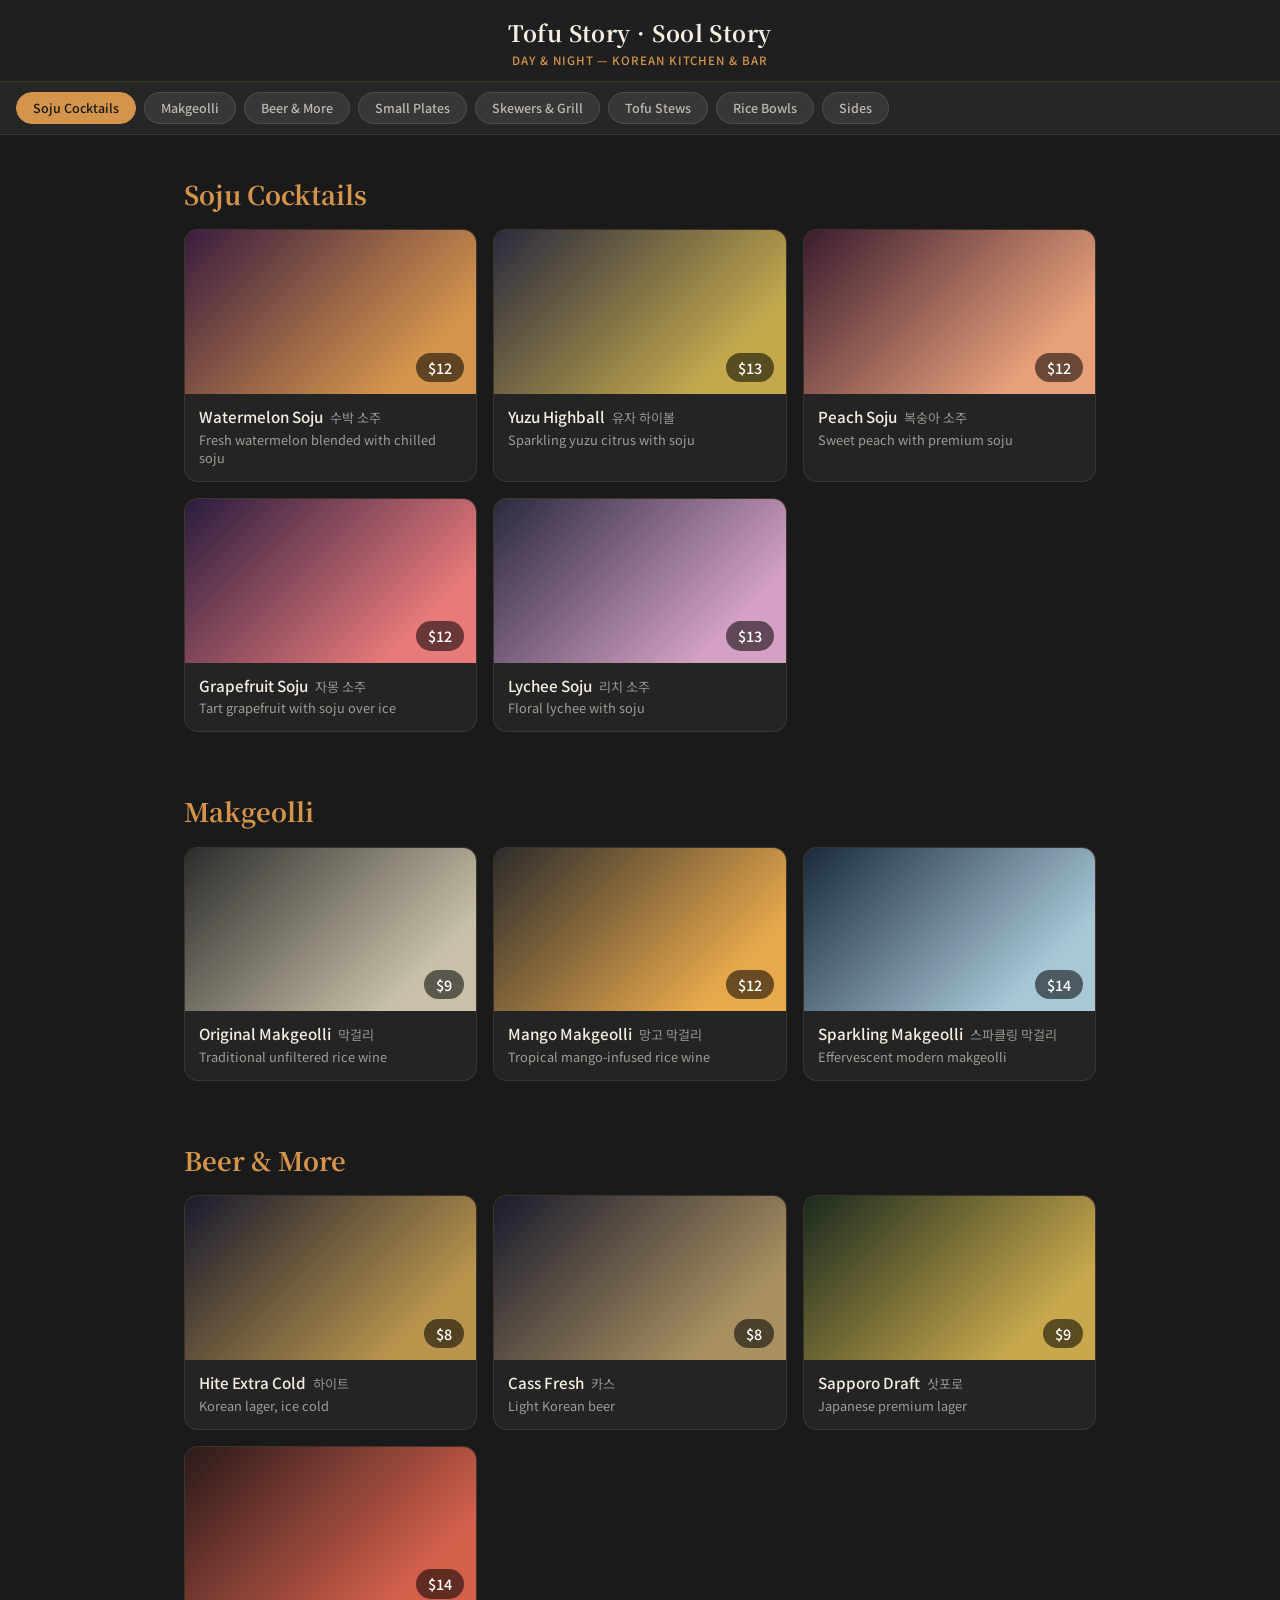
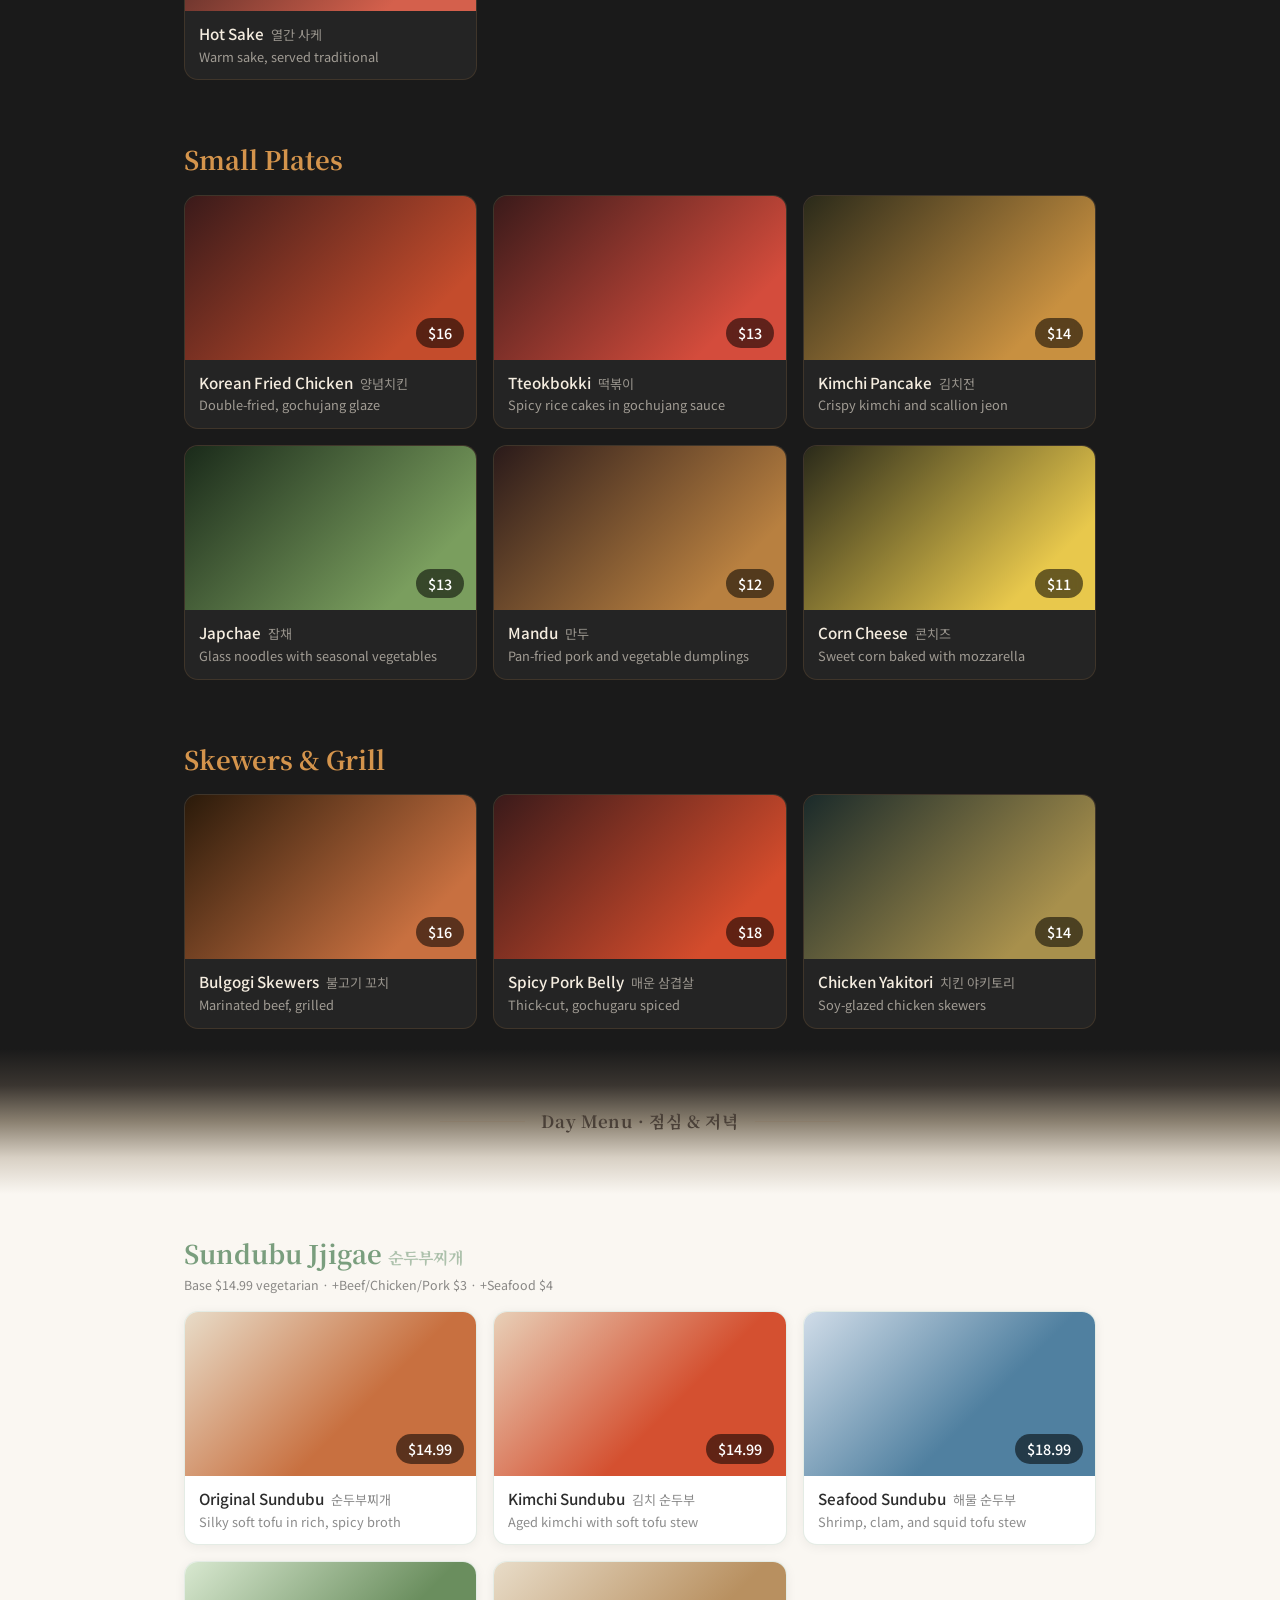
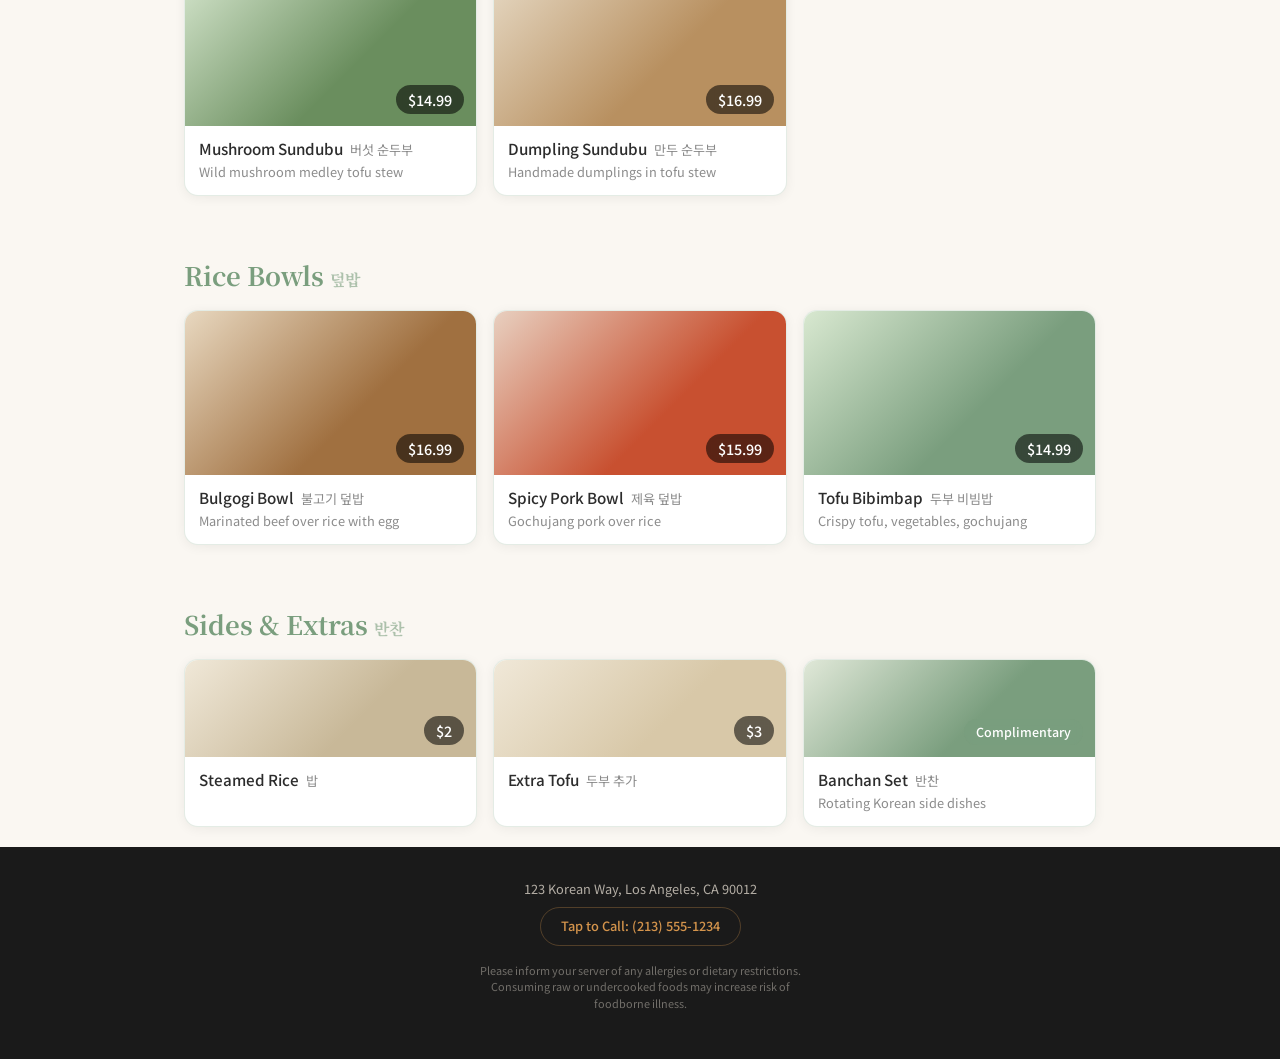
<file: site2-drinks-first/index.html>
<!DOCTYPE html>
<html lang="en">
<head>
  <meta charset="UTF-8">
  <meta name="viewport" content="width=device-width, initial-scale=1.0">
  <title>Tofu Story · Sool Story — Korean Kitchen & Bar</title>
  <link rel="preconnect" href="https://fonts.googleapis.com">
  <link rel="preconnect" href="https://fonts.gstatic.com" crossorigin>
  <link href="https://fonts.googleapis.com/css2?family=Noto+Sans+KR:wght@400;500&family=Noto+Serif+KR:wght@700&display=swap" rel="stylesheet">
  <link rel="stylesheet" href="styles.css">
</head>
<body>

  <!-- Sticky Header -->
  <header class="site-header">
    <h1 class="site-title">Tofu Story · Sool Story</h1>
    <p class="site-tagline">Day & Night — Korean Kitchen & Bar</p>
  </header>

  <!-- Sticky Category Nav -->
  <nav class="category-nav" id="categoryNav">
    <div class="nav-scroll">
      <button class="nav-pill active" data-target="soju-cocktails">Soju Cocktails</button>
      <button class="nav-pill" data-target="makgeolli">Makgeolli</button>
      <button class="nav-pill" data-target="beer-more">Beer & More</button>
      <button class="nav-pill" data-target="small-plates">Small Plates</button>
      <button class="nav-pill" data-target="skewers-grill">Skewers & Grill</button>
      <button class="nav-pill" data-target="tofu-stews">Tofu Stews</button>
      <button class="nav-pill" data-target="rice-bowls">Rice Bowls</button>
      <button class="nav-pill" data-target="sides">Sides</button>
    </div>
  </nav>

  <main>

    <!-- ============ DARK SECTION (Sool Story — Night) ============ -->
    <div class="theme-dark">

      <!-- Soju Cocktails -->
      <section class="menu-section" id="soju-cocktails">
        <h2 class="section-title">Soju Cocktails</h2>
        <div class="menu-grid">

          <article class="dish-card" data-expandable>
            <div class="dish-image" style="background: linear-gradient(135deg, #3a1c3f, #d4944c 80%);">
              <span class="dish-price">$12</span>
            </div>
            <div class="dish-info">
              <h3 class="dish-name">Watermelon Soju <span class="kr">수박 소주</span></h3>
              <p class="dish-desc">Fresh watermelon blended with chilled soju</p>
            </div>
          </article>

          <article class="dish-card" data-expandable>
            <div class="dish-image" style="background: linear-gradient(135deg, #2a2a3e, #c4a94c 80%);">
              <span class="dish-price">$13</span>
            </div>
            <div class="dish-info">
              <h3 class="dish-name">Yuzu Highball <span class="kr">유자 하이볼</span></h3>
              <p class="dish-desc">Sparkling yuzu citrus with soju</p>
            </div>
          </article>

          <article class="dish-card" data-expandable>
            <div class="dish-image" style="background: linear-gradient(135deg, #3a1c2f, #e8a07a 80%);">
              <span class="dish-price">$12</span>
            </div>
            <div class="dish-info">
              <h3 class="dish-name">Peach Soju <span class="kr">복숭아 소주</span></h3>
              <p class="dish-desc">Sweet peach with premium soju</p>
            </div>
          </article>

          <article class="dish-card" data-expandable>
            <div class="dish-image" style="background: linear-gradient(135deg, #2a1c3f, #e87a7a 80%);">
              <span class="dish-price">$12</span>
            </div>
            <div class="dish-info">
              <h3 class="dish-name">Grapefruit Soju <span class="kr">자몽 소주</span></h3>
              <p class="dish-desc">Tart grapefruit with soju over ice</p>
            </div>
          </article>

          <article class="dish-card" data-expandable>
            <div class="dish-image" style="background: linear-gradient(135deg, #2a2a3e, #d4a0c4 80%);">
              <span class="dish-price">$13</span>
            </div>
            <div class="dish-info">
              <h3 class="dish-name">Lychee Soju <span class="kr">리치 소주</span></h3>
              <p class="dish-desc">Floral lychee with soju</p>
            </div>
          </article>

        </div>
      </section>

      <!-- Makgeolli -->
      <section class="menu-section" id="makgeolli">
        <h2 class="section-title">Makgeolli</h2>
        <div class="menu-grid">

          <article class="dish-card" data-expandable>
            <div class="dish-image" style="background: linear-gradient(135deg, #2c2c2c, #c8c0a8 80%);">
              <span class="dish-price">$9</span>
            </div>
            <div class="dish-info">
              <h3 class="dish-name">Original Makgeolli <span class="kr">막걸리</span></h3>
              <p class="dish-desc">Traditional unfiltered rice wine</p>
            </div>
          </article>

          <article class="dish-card" data-expandable>
            <div class="dish-image" style="background: linear-gradient(135deg, #2c2c2c, #e8a84c 80%);">
              <span class="dish-price">$12</span>
            </div>
            <div class="dish-info">
              <h3 class="dish-name">Mango Makgeolli <span class="kr">망고 막걸리</span></h3>
              <p class="dish-desc">Tropical mango-infused rice wine</p>
            </div>
          </article>

          <article class="dish-card" data-expandable>
            <div class="dish-image" style="background: linear-gradient(135deg, #1a2a3e, #a8c8d8 80%);">
              <span class="dish-price">$14</span>
            </div>
            <div class="dish-info">
              <h3 class="dish-name">Sparkling Makgeolli <span class="kr">스파클링 막걸리</span></h3>
              <p class="dish-desc">Effervescent modern makgeolli</p>
            </div>
          </article>

        </div>
      </section>

      <!-- Beer & More -->
      <section class="menu-section" id="beer-more">
        <h2 class="section-title">Beer & More</h2>
        <div class="menu-grid">

          <article class="dish-card" data-expandable>
            <div class="dish-image" style="background: linear-gradient(135deg, #1a1a2e, #b8944c 80%);">
              <span class="dish-price">$8</span>
            </div>
            <div class="dish-info">
              <h3 class="dish-name">Hite Extra Cold <span class="kr">하이트</span></h3>
              <p class="dish-desc">Korean lager, ice cold</p>
            </div>
          </article>

          <article class="dish-card" data-expandable>
            <div class="dish-image" style="background: linear-gradient(135deg, #1a1a2e, #a89060 80%);">
              <span class="dish-price">$8</span>
            </div>
            <div class="dish-info">
              <h3 class="dish-name">Cass Fresh <span class="kr">카스</span></h3>
              <p class="dish-desc">Light Korean beer</p>
            </div>
          </article>

          <article class="dish-card" data-expandable>
            <div class="dish-image" style="background: linear-gradient(135deg, #1a2a1e, #c8a84c 80%);">
              <span class="dish-price">$9</span>
            </div>
            <div class="dish-info">
              <h3 class="dish-name">Sapporo Draft <span class="kr">삿포로</span></h3>
              <p class="dish-desc">Japanese premium lager</p>
            </div>
          </article>

          <article class="dish-card" data-expandable>
            <div class="dish-image" style="background: linear-gradient(135deg, #2a1a1a, #d4604c 80%);">
              <span class="dish-price">$14</span>
            </div>
            <div class="dish-info">
              <h3 class="dish-name">Hot Sake <span class="kr">열간 사케</span></h3>
              <p class="dish-desc">Warm sake, served traditional</p>
            </div>
          </article>

        </div>
      </section>

      <!-- Small Plates -->
      <section class="menu-section" id="small-plates">
        <h2 class="section-title">Small Plates</h2>
        <div class="menu-grid">

          <article class="dish-card" data-expandable>
            <div class="dish-image" style="background: linear-gradient(135deg, #3a1a1a, #c44c2c 80%);">
              <span class="dish-price">$16</span>
            </div>
            <div class="dish-info">
              <h3 class="dish-name">Korean Fried Chicken <span class="kr">양념치킨</span></h3>
              <p class="dish-desc">Double-fried, gochujang glaze</p>
            </div>
          </article>

          <article class="dish-card" data-expandable>
            <div class="dish-image" style="background: linear-gradient(135deg, #3a1a1a, #d44c3c 80%);">
              <span class="dish-price">$13</span>
            </div>
            <div class="dish-info">
              <h3 class="dish-name">Tteokbokki <span class="kr">떡볶이</span></h3>
              <p class="dish-desc">Spicy rice cakes in gochujang sauce</p>
            </div>
          </article>

          <article class="dish-card" data-expandable>
            <div class="dish-image" style="background: linear-gradient(135deg, #2a2a1a, #c89040 80%);">
              <span class="dish-price">$14</span>
            </div>
            <div class="dish-info">
              <h3 class="dish-name">Kimchi Pancake <span class="kr">김치전</span></h3>
              <p class="dish-desc">Crispy kimchi and scallion jeon</p>
            </div>
          </article>

          <article class="dish-card" data-expandable>
            <div class="dish-image" style="background: linear-gradient(135deg, #1a2a1a, #7a9e5e 80%);">
              <span class="dish-price">$13</span>
            </div>
            <div class="dish-info">
              <h3 class="dish-name">Japchae <span class="kr">잡채</span></h3>
              <p class="dish-desc">Glass noodles with seasonal vegetables</p>
            </div>
          </article>

          <article class="dish-card" data-expandable>
            <div class="dish-image" style="background: linear-gradient(135deg, #2a1a1a, #b88040 80%);">
              <span class="dish-price">$12</span>
            </div>
            <div class="dish-info">
              <h3 class="dish-name">Mandu <span class="kr">만두</span></h3>
              <p class="dish-desc">Pan-fried pork and vegetable dumplings</p>
            </div>
          </article>

          <article class="dish-card" data-expandable>
            <div class="dish-image" style="background: linear-gradient(135deg, #2a2a1a, #e8c84c 80%);">
              <span class="dish-price">$11</span>
            </div>
            <div class="dish-info">
              <h3 class="dish-name">Corn Cheese <span class="kr">콘치즈</span></h3>
              <p class="dish-desc">Sweet corn baked with mozzarella</p>
            </div>
          </article>

        </div>
      </section>

      <!-- Skewers & Grill -->
      <section class="menu-section" id="skewers-grill">
        <h2 class="section-title">Skewers & Grill</h2>
        <div class="menu-grid">

          <article class="dish-card" data-expandable>
            <div class="dish-image" style="background: linear-gradient(135deg, #2a1a0a, #c87040 80%);">
              <span class="dish-price">$16</span>
            </div>
            <div class="dish-info">
              <h3 class="dish-name">Bulgogi Skewers <span class="kr">불고기 꼬치</span></h3>
              <p class="dish-desc">Marinated beef, grilled</p>
            </div>
          </article>

          <article class="dish-card" data-expandable>
            <div class="dish-image" style="background: linear-gradient(135deg, #3a1a1a, #d44c2c 80%);">
              <span class="dish-price">$18</span>
            </div>
            <div class="dish-info">
              <h3 class="dish-name">Spicy Pork Belly <span class="kr">매운 삼겹살</span></h3>
              <p class="dish-desc">Thick-cut, gochugaru spiced</p>
            </div>
          </article>

          <article class="dish-card" data-expandable>
            <div class="dish-image" style="background: linear-gradient(135deg, #1a2a2a, #a8904c 80%);">
              <span class="dish-price">$14</span>
            </div>
            <div class="dish-info">
              <h3 class="dish-name">Chicken Yakitori <span class="kr">치킨 야키토리</span></h3>
              <p class="dish-desc">Soy-glazed chicken skewers</p>
            </div>
          </article>

        </div>
      </section>

    </div><!-- end theme-dark -->

    <!-- ============ DIVIDER ============ -->
    <div class="day-night-divider">
      <div class="divider-inner">
        <span class="divider-line"></span>
        <span class="divider-text">Day Menu · 점심 &amp; 저녁</span>
        <span class="divider-line"></span>
      </div>
    </div>

    <!-- ============ LIGHT SECTION (Tofu Story — Day) ============ -->
    <div class="theme-light">

      <!-- Tofu Stews -->
      <section class="menu-section" id="tofu-stews">
        <h2 class="section-title">Sundubu Jjigae <span class="kr">순두부찌개</span></h2>
        <p class="section-subtitle">Base $14.99 vegetarian · +Beef/Chicken/Pork $3 · +Seafood $4</p>
        <div class="menu-grid">

          <article class="dish-card" data-expandable>
            <div class="dish-image" style="background: linear-gradient(135deg, #e8dcc8, #c87040 60%);">
              <span class="dish-price">$14.99</span>
            </div>
            <div class="dish-info">
              <h3 class="dish-name">Original Sundubu <span class="kr">순두부찌개</span></h3>
              <p class="dish-desc">Silky soft tofu in rich, spicy broth</p>
            </div>
          </article>

          <article class="dish-card" data-expandable>
            <div class="dish-image" style="background: linear-gradient(135deg, #e8d0b8, #d45030 60%);">
              <span class="dish-price">$14.99</span>
            </div>
            <div class="dish-info">
              <h3 class="dish-name">Kimchi Sundubu <span class="kr">김치 순두부</span></h3>
              <p class="dish-desc">Aged kimchi with soft tofu stew</p>
            </div>
          </article>

          <article class="dish-card" data-expandable>
            <div class="dish-image" style="background: linear-gradient(135deg, #d0dce8, #5080a0 60%);">
              <span class="dish-price">$18.99</span>
            </div>
            <div class="dish-info">
              <h3 class="dish-name">Seafood Sundubu <span class="kr">해물 순두부</span></h3>
              <p class="dish-desc">Shrimp, clam, and squid tofu stew</p>
            </div>
          </article>

          <article class="dish-card" data-expandable>
            <div class="dish-image" style="background: linear-gradient(135deg, #d8e8d0, #6a8e5e 60%);">
              <span class="dish-price">$14.99</span>
            </div>
            <div class="dish-info">
              <h3 class="dish-name">Mushroom Sundubu <span class="kr">버섯 순두부</span></h3>
              <p class="dish-desc">Wild mushroom medley tofu stew</p>
            </div>
          </article>

          <article class="dish-card" data-expandable>
            <div class="dish-image" style="background: linear-gradient(135deg, #e8dcc8, #b89060 60%);">
              <span class="dish-price">$16.99</span>
            </div>
            <div class="dish-info">
              <h3 class="dish-name">Dumpling Sundubu <span class="kr">만두 순두부</span></h3>
              <p class="dish-desc">Handmade dumplings in tofu stew</p>
            </div>
          </article>

        </div>
      </section>

      <!-- Rice Bowls -->
      <section class="menu-section" id="rice-bowls">
        <h2 class="section-title">Rice Bowls <span class="kr">덮밥</span></h2>
        <div class="menu-grid">

          <article class="dish-card" data-expandable>
            <div class="dish-image" style="background: linear-gradient(135deg, #e8d8c0, #a07040 60%);">
              <span class="dish-price">$16.99</span>
            </div>
            <div class="dish-info">
              <h3 class="dish-name">Bulgogi Bowl <span class="kr">불고기 덮밥</span></h3>
              <p class="dish-desc">Marinated beef over rice with egg</p>
            </div>
          </article>

          <article class="dish-card" data-expandable>
            <div class="dish-image" style="background: linear-gradient(135deg, #e8d0c0, #c85030 60%);">
              <span class="dish-price">$15.99</span>
            </div>
            <div class="dish-info">
              <h3 class="dish-name">Spicy Pork Bowl <span class="kr">제육 덮밥</span></h3>
              <p class="dish-desc">Gochujang pork over rice</p>
            </div>
          </article>

          <article class="dish-card" data-expandable>
            <div class="dish-image" style="background: linear-gradient(135deg, #d8e8d0, #7a9e7e 60%);">
              <span class="dish-price">$14.99</span>
            </div>
            <div class="dish-info">
              <h3 class="dish-name">Tofu Bibimbap <span class="kr">두부 비빔밥</span></h3>
              <p class="dish-desc">Crispy tofu, vegetables, gochujang</p>
            </div>
          </article>

        </div>
      </section>

      <!-- Sides -->
      <section class="menu-section" id="sides">
        <h2 class="section-title">Sides & Extras <span class="kr">반찬</span></h2>
        <div class="menu-grid">

          <article class="dish-card" data-expandable>
            <div class="dish-image dish-image--small" style="background: linear-gradient(135deg, #f0e8d8, #c8b898 60%);">
              <span class="dish-price">$2</span>
            </div>
            <div class="dish-info">
              <h3 class="dish-name">Steamed Rice <span class="kr">밥</span></h3>
            </div>
          </article>

          <article class="dish-card" data-expandable>
            <div class="dish-image dish-image--small" style="background: linear-gradient(135deg, #f0e8d8, #d8c8a8 60%);">
              <span class="dish-price">$3</span>
            </div>
            <div class="dish-info">
              <h3 class="dish-name">Extra Tofu <span class="kr">두부 추가</span></h3>
            </div>
          </article>

          <article class="dish-card" data-expandable>
            <div class="dish-image dish-image--small" style="background: linear-gradient(135deg, #e0e8d8, #7a9e7e 60%);">
              <span class="dish-price-free">Complimentary</span>
            </div>
            <div class="dish-info">
              <h3 class="dish-name">Banchan Set <span class="kr">반찬</span></h3>
              <p class="dish-desc">Rotating Korean side dishes</p>
            </div>
          </article>

        </div>
      </section>

    </div><!-- end theme-light -->

  </main>

  <!-- Footer -->
  <footer class="site-footer">
    <p class="footer-address">123 Korean Way, Los Angeles, CA 90012</p>
    <a href="tel:+12135551234" class="footer-phone">Tap to Call: (213) 555-1234</a>
    <p class="footer-allergen">Please inform your server of any allergies or dietary restrictions. Consuming raw or undercooked foods may increase risk of foodborne illness.</p>
  </footer>

  <script>
    // Scroll-spy with IntersectionObserver
    const sections = document.querySelectorAll('.menu-section');
    const pills = document.querySelectorAll('.nav-pill');
    const navContainer = document.querySelector('.nav-scroll');

    const observerOptions = {
      root: null,
      rootMargin: '-120px 0px -60% 0px',
      threshold: 0
    };

    const observer = new IntersectionObserver((entries) => {
      entries.forEach(entry => {
        if (entry.isIntersecting) {
          const id = entry.target.id;
          pills.forEach(pill => {
            pill.classList.toggle('active', pill.dataset.target === id);
            // Scroll active pill into view
            if (pill.dataset.target === id) {
              pill.scrollIntoView({ behavior: 'smooth', inline: 'center', block: 'nearest' });
            }
          });
        }
      });
    }, observerOptions);

    sections.forEach(section => observer.observe(section));

    // Pill click smooth scroll
    pills.forEach(pill => {
      pill.addEventListener('click', () => {
        const target = document.getElementById(pill.dataset.target);
        if (target) {
          const headerHeight = document.querySelector('.site-header').offsetHeight;
          const navHeight = document.querySelector('.category-nav').offsetHeight;
          const offset = headerHeight + navHeight + 8;
          const top = target.getBoundingClientRect().top + window.pageYOffset - offset;
          window.scrollTo({ top, behavior: 'smooth' });
        }
      });
    });

    // Expand/collapse dish cards
    document.querySelectorAll('.dish-card[data-expandable]').forEach(card => {
      card.addEventListener('click', () => {
        const wasExpanded = card.classList.contains('expanded');
        // Collapse all others
        document.querySelectorAll('.dish-card.expanded').forEach(c => c.classList.remove('expanded'));
        // Toggle clicked
        if (!wasExpanded) {
          card.classList.add('expanded');
        }
      });
    });
  </script>

</body>
</html>
</file>
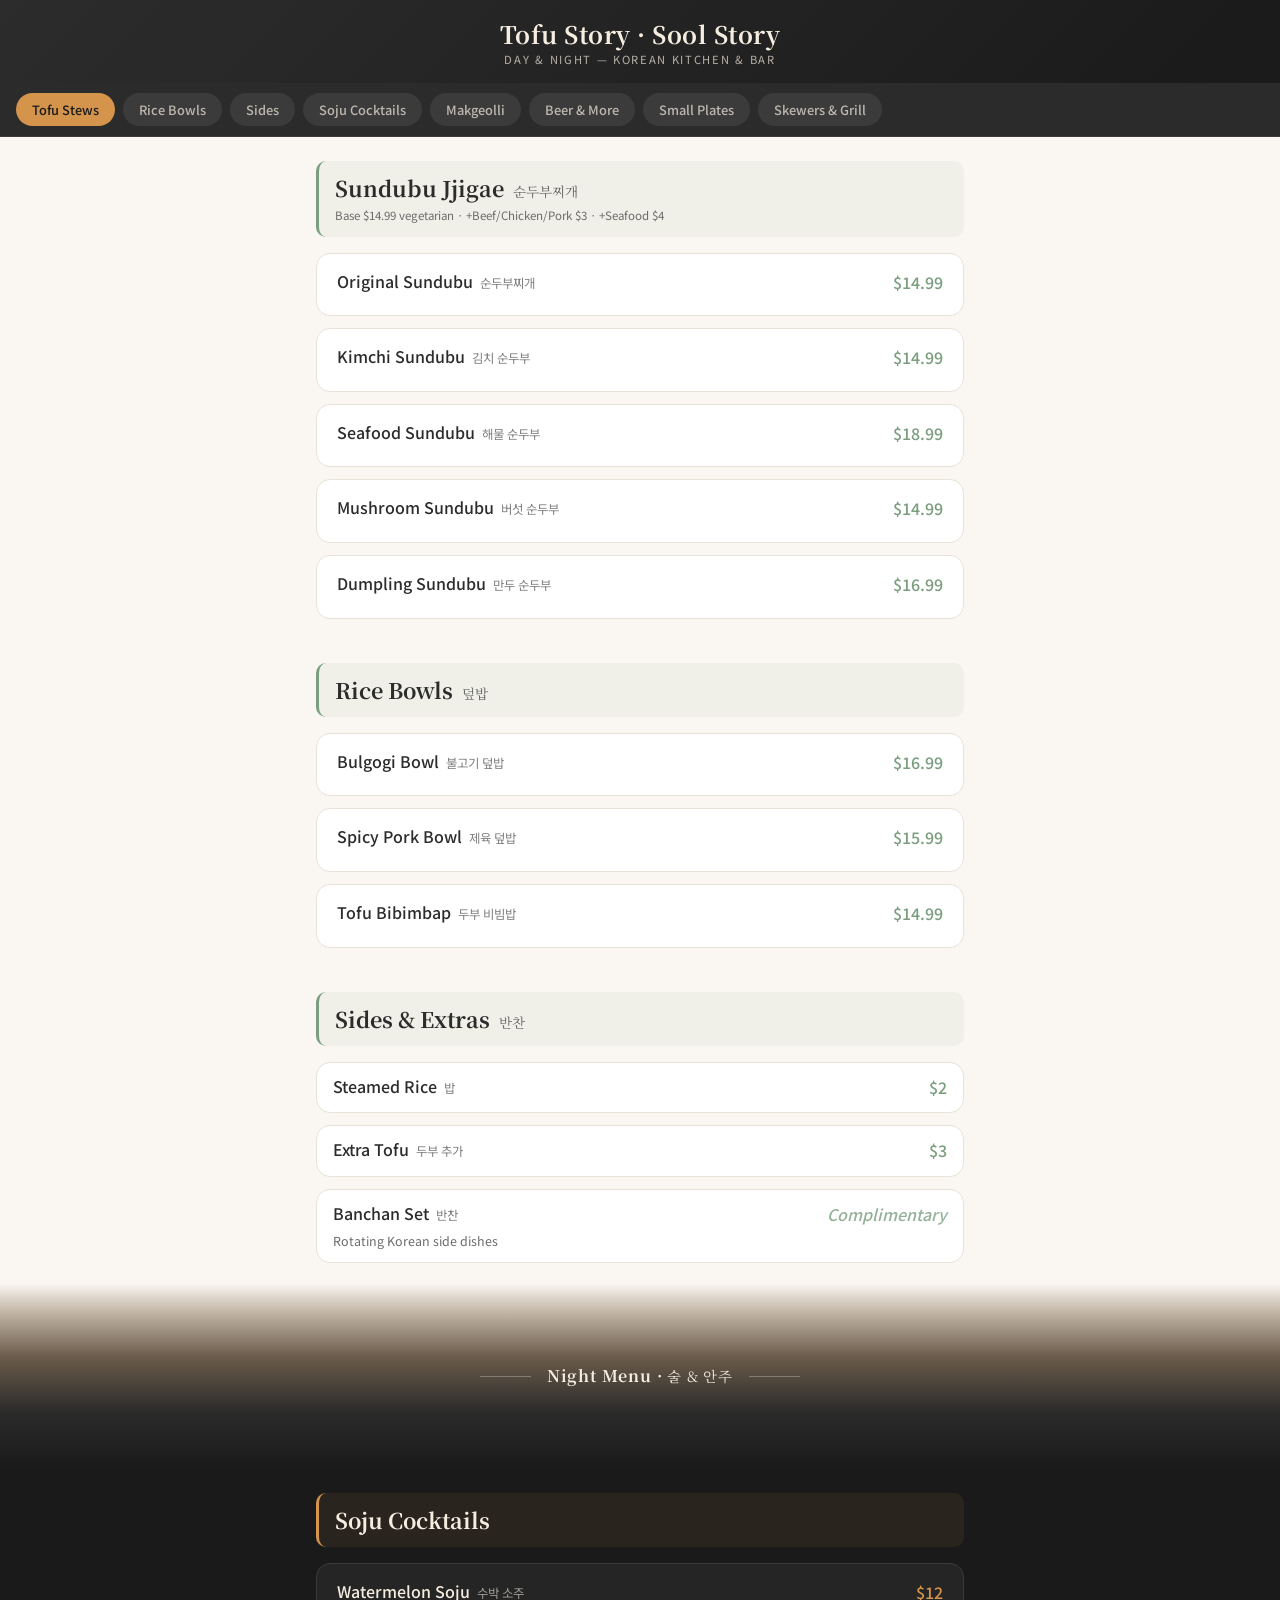
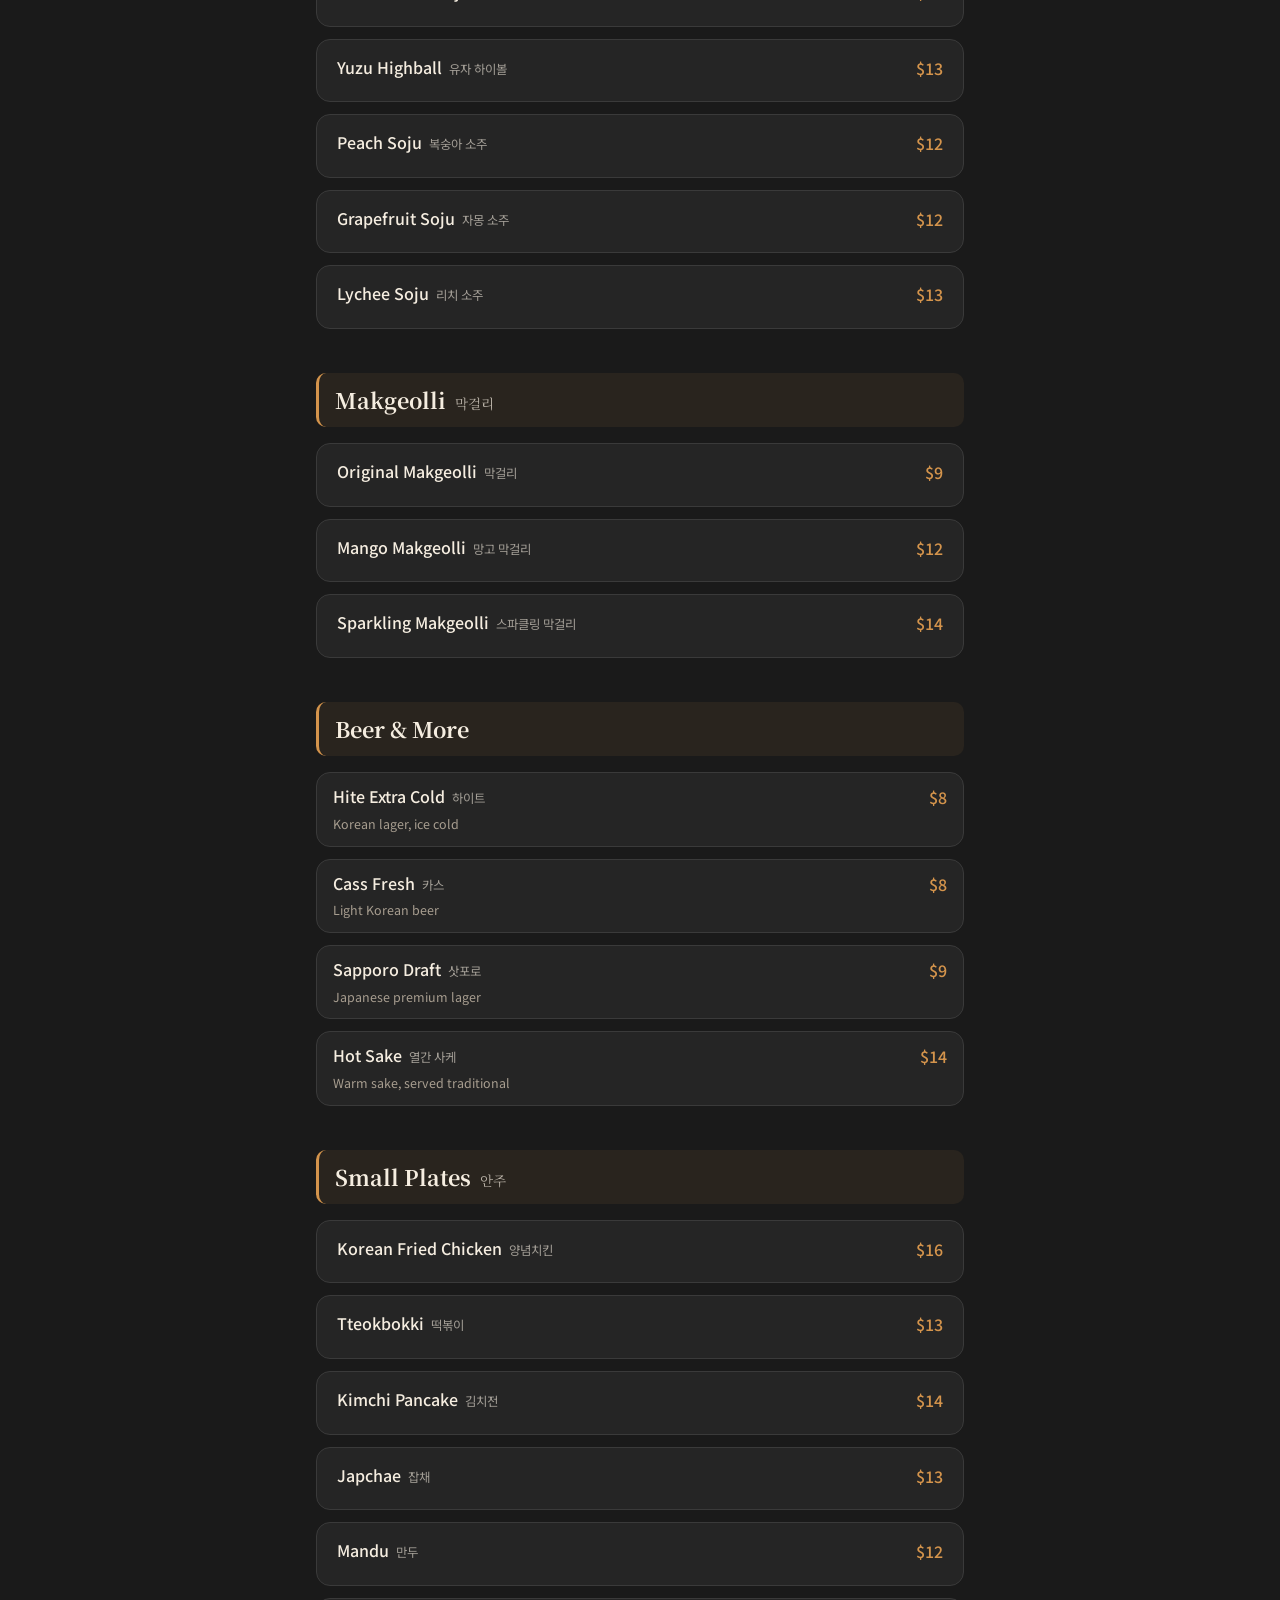
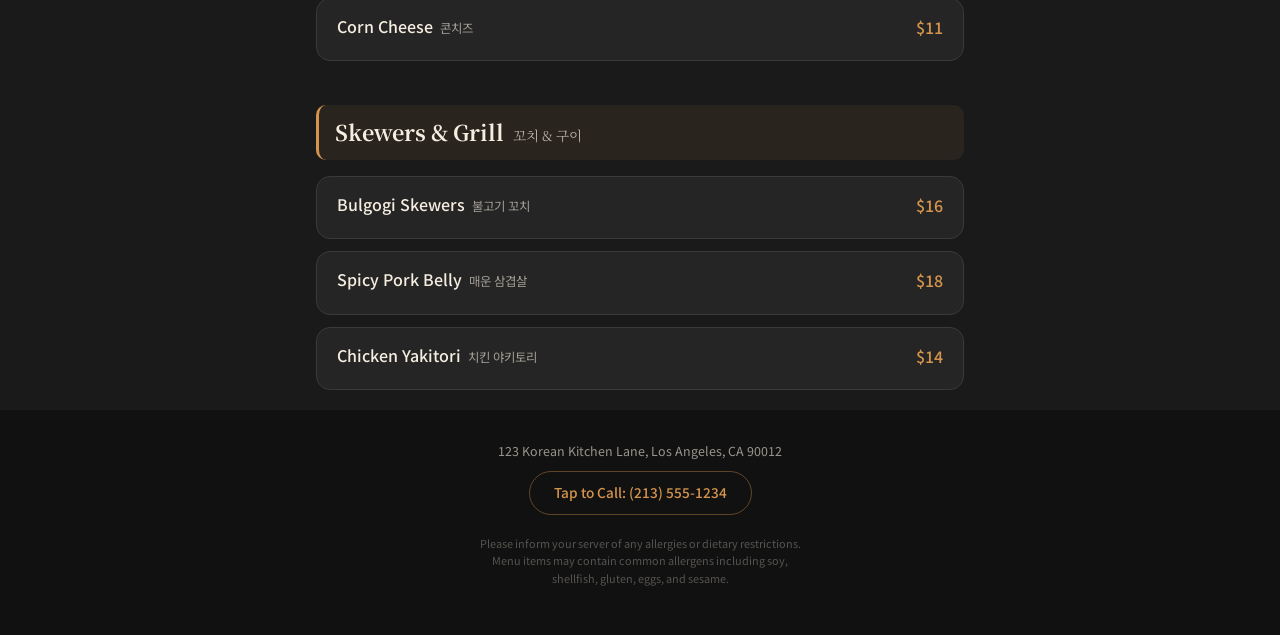
<file: site3-food-first/index.html>
<!DOCTYPE html>
<html lang="en">
<head>
  <meta charset="UTF-8">
  <meta name="viewport" content="width=device-width, initial-scale=1.0">
  <title>Tofu Story · Sool Story — Korean Kitchen & Bar</title>
  <link rel="preconnect" href="https://fonts.googleapis.com">
  <link rel="preconnect" href="https://fonts.gstatic.com" crossorigin>
  <link href="https://fonts.googleapis.com/css2?family=Noto+Sans+KR:wght@400;500&family=Noto+Serif+KR:wght@700&display=swap" rel="stylesheet">
  <link rel="stylesheet" href="styles.css">
</head>
<body>

  <!-- Sticky Header -->
  <header class="site-header">
    <h1 class="site-title">Tofu Story · Sool Story</h1>
    <p class="site-tagline">Day & Night — Korean Kitchen & Bar</p>
  </header>

  <!-- Sticky Category Nav -->
  <nav class="category-nav" id="categoryNav">
    <div class="nav-scroll">
      <button class="nav-pill active" data-target="tofu-stews">Tofu Stews</button>
      <button class="nav-pill" data-target="rice-bowls">Rice Bowls</button>
      <button class="nav-pill" data-target="sides">Sides</button>
      <button class="nav-pill" data-target="soju-cocktails">Soju Cocktails</button>
      <button class="nav-pill" data-target="makgeolli">Makgeolli</button>
      <button class="nav-pill" data-target="beer-more">Beer & More</button>
      <button class="nav-pill" data-target="small-plates">Small Plates</button>
      <button class="nav-pill" data-target="skewers-grill">Skewers & Grill</button>
    </div>
  </nav>

  <main>

    <!-- ========== LIGHT SECTION (Day Menu) ========== -->
    <div class="theme-light">

      <!-- Tofu Stews -->
      <section class="menu-section" id="tofu-stews">
        <div class="section-header">
          <h2>Sundubu Jjigae <span class="kr">순두부찌개</span></h2>
          <p class="section-note">Base $14.99 vegetarian · +Beef/Chicken/Pork $3 · +Seafood $4</p>
        </div>

        <div class="dish-card" data-expanded="false">
          <div class="dish-image" style="background: linear-gradient(135deg, #E8D5B7 0%, #D4A574 50%, #C4836A 100%);">
            <span class="dish-image-label">순두부</span>
          </div>
          <div class="dish-info">
            <div class="dish-top">
              <h3 class="dish-name">Original Sundubu <span class="kr">순두부찌개</span></h3>
              <span class="dish-price">$14.99</span>
            </div>
            <p class="dish-desc">Silky soft tofu in rich, spicy broth</p>
          </div>
        </div>

        <div class="dish-card" data-expanded="false">
          <div class="dish-image" style="background: linear-gradient(135deg, #D4836A 0%, #C46B52 50%, #B85A3D 100%);">
            <span class="dish-image-label">김치</span>
          </div>
          <div class="dish-info">
            <div class="dish-top">
              <h3 class="dish-name">Kimchi Sundubu <span class="kr">김치 순두부</span></h3>
              <span class="dish-price">$14.99</span>
            </div>
            <p class="dish-desc">Aged kimchi with soft tofu stew</p>
          </div>
        </div>

        <div class="dish-card" data-expanded="false">
          <div class="dish-image" style="background: linear-gradient(135deg, #7BAEC4 0%, #5A8FA8 50%, #C4836A 100%);">
            <span class="dish-image-label">해물</span>
          </div>
          <div class="dish-info">
            <div class="dish-top">
              <h3 class="dish-name">Seafood Sundubu <span class="kr">해물 순두부</span></h3>
              <span class="dish-price">$18.99</span>
            </div>
            <p class="dish-desc">Shrimp, clam, and squid tofu stew</p>
          </div>
        </div>

        <div class="dish-card" data-expanded="false">
          <div class="dish-image" style="background: linear-gradient(135deg, #8B9E6B 0%, #7A9E7E 50%, #A8B88A 100%);">
            <span class="dish-image-label">버섯</span>
          </div>
          <div class="dish-info">
            <div class="dish-top">
              <h3 class="dish-name">Mushroom Sundubu <span class="kr">버섯 순두부</span></h3>
              <span class="dish-price">$14.99</span>
            </div>
            <p class="dish-desc">Wild mushroom medley tofu stew</p>
          </div>
        </div>

        <div class="dish-card" data-expanded="false">
          <div class="dish-image" style="background: linear-gradient(135deg, #D4B896 0%, #C4A67A 50%, #B8956A 100%);">
            <span class="dish-image-label">만두</span>
          </div>
          <div class="dish-info">
            <div class="dish-top">
              <h3 class="dish-name">Dumpling Sundubu <span class="kr">만두 순두부</span></h3>
              <span class="dish-price">$16.99</span>
            </div>
            <p class="dish-desc">Handmade dumplings in tofu stew</p>
          </div>
        </div>
      </section>

      <!-- Rice Bowls -->
      <section class="menu-section" id="rice-bowls">
        <div class="section-header">
          <h2>Rice Bowls <span class="kr">덮밥</span></h2>
        </div>

        <div class="dish-card" data-expanded="false">
          <div class="dish-image" style="background: linear-gradient(135deg, #8B6B4A 0%, #A47D5E 50%, #C4A67A 100%);">
            <span class="dish-image-label">불고기</span>
          </div>
          <div class="dish-info">
            <div class="dish-top">
              <h3 class="dish-name">Bulgogi Bowl <span class="kr">불고기 덮밥</span></h3>
              <span class="dish-price">$16.99</span>
            </div>
            <p class="dish-desc">Marinated beef over rice with egg</p>
          </div>
        </div>

        <div class="dish-card" data-expanded="false">
          <div class="dish-image" style="background: linear-gradient(135deg, #C4524A 0%, #D4644A 50%, #E07A5A 100%);">
            <span class="dish-image-label">제육</span>
          </div>
          <div class="dish-info">
            <div class="dish-top">
              <h3 class="dish-name">Spicy Pork Bowl <span class="kr">제육 덮밥</span></h3>
              <span class="dish-price">$15.99</span>
            </div>
            <p class="dish-desc">Gochujang pork over rice</p>
          </div>
        </div>

        <div class="dish-card" data-expanded="false">
          <div class="dish-image" style="background: linear-gradient(135deg, #7A9E7E 0%, #A8B88A 50%, #D4C896 100%);">
            <span class="dish-image-label">비빔밥</span>
          </div>
          <div class="dish-info">
            <div class="dish-top">
              <h3 class="dish-name">Tofu Bibimbap <span class="kr">두부 비빔밥</span></h3>
              <span class="dish-price">$14.99</span>
            </div>
            <p class="dish-desc">Crispy tofu, vegetables, gochujang</p>
          </div>
        </div>
      </section>

      <!-- Sides & Extras -->
      <section class="menu-section" id="sides">
        <div class="section-header">
          <h2>Sides & Extras <span class="kr">반찬</span></h2>
        </div>

        <div class="dish-card dish-card--compact" data-expanded="false">
          <div class="dish-info">
            <div class="dish-top">
              <h3 class="dish-name">Steamed Rice <span class="kr">밥</span></h3>
              <span class="dish-price">$2</span>
            </div>
          </div>
        </div>

        <div class="dish-card dish-card--compact" data-expanded="false">
          <div class="dish-info">
            <div class="dish-top">
              <h3 class="dish-name">Extra Tofu <span class="kr">두부 추가</span></h3>
              <span class="dish-price">$3</span>
            </div>
          </div>
        </div>

        <div class="dish-card dish-card--compact" data-expanded="false">
          <div class="dish-info">
            <div class="dish-top">
              <h3 class="dish-name">Banchan Set <span class="kr">반찬</span></h3>
              <span class="dish-price price--comp">Complimentary</span>
            </div>
            <p class="dish-desc">Rotating Korean side dishes</p>
          </div>
        </div>
      </section>

    </div><!-- end theme-light -->

    <!-- ========== DIVIDER ========== -->
    <div class="day-night-divider">
      <div class="divider-content">
        <div class="divider-line"></div>
        <p class="divider-text">Night Menu · <span class="kr">술 &amp; 안주</span></p>
        <div class="divider-line"></div>
      </div>
    </div>

    <!-- ========== DARK SECTION (Night Menu) ========== -->
    <div class="theme-dark">

      <!-- Soju Cocktails -->
      <section class="menu-section" id="soju-cocktails">
        <div class="section-header">
          <h2>Soju Cocktails</h2>
        </div>

        <div class="dish-card" data-expanded="false">
          <div class="dish-image" style="background: linear-gradient(135deg, #2D4A3A 0%, #4A7A5E 50%, #6B9E7A 100%);">
            <span class="dish-image-label">수박</span>
          </div>
          <div class="dish-info">
            <div class="dish-top">
              <h3 class="dish-name">Watermelon Soju <span class="kr">수박 소주</span></h3>
              <span class="dish-price">$12</span>
            </div>
            <p class="dish-desc">Fresh watermelon blended with chilled soju</p>
          </div>
        </div>

        <div class="dish-card" data-expanded="false">
          <div class="dish-image" style="background: linear-gradient(135deg, #3A3A2A 0%, #6B6B3A 50%, #9E9E4A 100%);">
            <span class="dish-image-label">유자</span>
          </div>
          <div class="dish-info">
            <div class="dish-top">
              <h3 class="dish-name">Yuzu Highball <span class="kr">유자 하이볼</span></h3>
              <span class="dish-price">$13</span>
            </div>
            <p class="dish-desc">Sparkling yuzu citrus with soju</p>
          </div>
        </div>

        <div class="dish-card" data-expanded="false">
          <div class="dish-image" style="background: linear-gradient(135deg, #4A2A2A 0%, #8A5A4A 50%, #D4944C 100%);">
            <span class="dish-image-label">복숭아</span>
          </div>
          <div class="dish-info">
            <div class="dish-top">
              <h3 class="dish-name">Peach Soju <span class="kr">복숭아 소주</span></h3>
              <span class="dish-price">$12</span>
            </div>
            <p class="dish-desc">Sweet peach with premium soju</p>
          </div>
        </div>

        <div class="dish-card" data-expanded="false">
          <div class="dish-image" style="background: linear-gradient(135deg, #4A3A2A 0%, #8A6A3A 50%, #C49A4A 100%);">
            <span class="dish-image-label">자몽</span>
          </div>
          <div class="dish-info">
            <div class="dish-top">
              <h3 class="dish-name">Grapefruit Soju <span class="kr">자몽 소주</span></h3>
              <span class="dish-price">$12</span>
            </div>
            <p class="dish-desc">Tart grapefruit with soju over ice</p>
          </div>
        </div>

        <div class="dish-card" data-expanded="false">
          <div class="dish-image" style="background: linear-gradient(135deg, #3A2A4A 0%, #6A4A7A 50%, #9A6A9E 100%);">
            <span class="dish-image-label">리치</span>
          </div>
          <div class="dish-info">
            <div class="dish-top">
              <h3 class="dish-name">Lychee Soju <span class="kr">리치 소주</span></h3>
              <span class="dish-price">$13</span>
            </div>
            <p class="dish-desc">Floral lychee with soju</p>
          </div>
        </div>
      </section>

      <!-- Makgeolli -->
      <section class="menu-section" id="makgeolli">
        <div class="section-header">
          <h2>Makgeolli <span class="kr">막걸리</span></h2>
        </div>

        <div class="dish-card" data-expanded="false">
          <div class="dish-image" style="background: linear-gradient(135deg, #3A3A3A 0%, #5A5A4A 50%, #8A8A6A 100%);">
            <span class="dish-image-label">막걸리</span>
          </div>
          <div class="dish-info">
            <div class="dish-top">
              <h3 class="dish-name">Original Makgeolli <span class="kr">막걸리</span></h3>
              <span class="dish-price">$9</span>
            </div>
            <p class="dish-desc">Traditional unfiltered rice wine</p>
          </div>
        </div>

        <div class="dish-card" data-expanded="false">
          <div class="dish-image" style="background: linear-gradient(135deg, #4A3A1A 0%, #8A6A2A 50%, #C49A3A 100%);">
            <span class="dish-image-label">망고</span>
          </div>
          <div class="dish-info">
            <div class="dish-top">
              <h3 class="dish-name">Mango Makgeolli <span class="kr">망고 막걸리</span></h3>
              <span class="dish-price">$12</span>
            </div>
            <p class="dish-desc">Tropical mango-infused rice wine</p>
          </div>
        </div>

        <div class="dish-card" data-expanded="false">
          <div class="dish-image" style="background: linear-gradient(135deg, #2A2A3A 0%, #4A4A6A 50%, #6A6A9A 100%);">
            <span class="dish-image-label">스파클링</span>
          </div>
          <div class="dish-info">
            <div class="dish-top">
              <h3 class="dish-name">Sparkling Makgeolli <span class="kr">스파클링 막걸리</span></h3>
              <span class="dish-price">$14</span>
            </div>
            <p class="dish-desc">Effervescent modern makgeolli</p>
          </div>
        </div>
      </section>

      <!-- Beer & More -->
      <section class="menu-section" id="beer-more">
        <div class="section-header">
          <h2>Beer & More</h2>
        </div>

        <div class="dish-card dish-card--compact" data-expanded="false">
          <div class="dish-info">
            <div class="dish-top">
              <h3 class="dish-name">Hite Extra Cold <span class="kr">하이트</span></h3>
              <span class="dish-price">$8</span>
            </div>
            <p class="dish-desc">Korean lager, ice cold</p>
          </div>
        </div>

        <div class="dish-card dish-card--compact" data-expanded="false">
          <div class="dish-info">
            <div class="dish-top">
              <h3 class="dish-name">Cass Fresh <span class="kr">카스</span></h3>
              <span class="dish-price">$8</span>
            </div>
            <p class="dish-desc">Light Korean beer</p>
          </div>
        </div>

        <div class="dish-card dish-card--compact" data-expanded="false">
          <div class="dish-info">
            <div class="dish-top">
              <h3 class="dish-name">Sapporo Draft <span class="kr">삿포로</span></h3>
              <span class="dish-price">$9</span>
            </div>
            <p class="dish-desc">Japanese premium lager</p>
          </div>
        </div>

        <div class="dish-card dish-card--compact" data-expanded="false">
          <div class="dish-info">
            <div class="dish-top">
              <h3 class="dish-name">Hot Sake <span class="kr">열간 사케</span></h3>
              <span class="dish-price">$14</span>
            </div>
            <p class="dish-desc">Warm sake, served traditional</p>
          </div>
        </div>
      </section>

      <!-- Small Plates -->
      <section class="menu-section" id="small-plates">
        <div class="section-header">
          <h2>Small Plates <span class="kr">안주</span></h2>
        </div>

        <div class="dish-card" data-expanded="false">
          <div class="dish-image" style="background: linear-gradient(135deg, #5A2A1A 0%, #8A4A2A 50%, #B86A3A 100%);">
            <span class="dish-image-label">양념치킨</span>
          </div>
          <div class="dish-info">
            <div class="dish-top">
              <h3 class="dish-name">Korean Fried Chicken <span class="kr">양념치킨</span></h3>
              <span class="dish-price">$16</span>
            </div>
            <p class="dish-desc">Double-fried, gochujang glaze</p>
          </div>
        </div>

        <div class="dish-card" data-expanded="false">
          <div class="dish-image" style="background: linear-gradient(135deg, #6A2A2A 0%, #9A4A3A 50%, #C46A4A 100%);">
            <span class="dish-image-label">떡볶이</span>
          </div>
          <div class="dish-info">
            <div class="dish-top">
              <h3 class="dish-name">Tteokbokki <span class="kr">떡볶이</span></h3>
              <span class="dish-price">$13</span>
            </div>
            <p class="dish-desc">Spicy rice cakes in gochujang sauce</p>
          </div>
        </div>

        <div class="dish-card" data-expanded="false">
          <div class="dish-image" style="background: linear-gradient(135deg, #4A3A1A 0%, #7A5A2A 50%, #A8793A 100%);">
            <span class="dish-image-label">김치전</span>
          </div>
          <div class="dish-info">
            <div class="dish-top">
              <h3 class="dish-name">Kimchi Pancake <span class="kr">김치전</span></h3>
              <span class="dish-price">$14</span>
            </div>
            <p class="dish-desc">Crispy kimchi and scallion jeon</p>
          </div>
        </div>

        <div class="dish-card" data-expanded="false">
          <div class="dish-image" style="background: linear-gradient(135deg, #2A3A2A 0%, #4A5A3A 50%, #6A7A4A 100%);">
            <span class="dish-image-label">잡채</span>
          </div>
          <div class="dish-info">
            <div class="dish-top">
              <h3 class="dish-name">Japchae <span class="kr">잡채</span></h3>
              <span class="dish-price">$13</span>
            </div>
            <p class="dish-desc">Glass noodles with seasonal vegetables</p>
          </div>
        </div>

        <div class="dish-card" data-expanded="false">
          <div class="dish-image" style="background: linear-gradient(135deg, #3A2A1A 0%, #6A4A2A 50%, #9A6A3A 100%);">
            <span class="dish-image-label">만두</span>
          </div>
          <div class="dish-info">
            <div class="dish-top">
              <h3 class="dish-name">Mandu <span class="kr">만두</span></h3>
              <span class="dish-price">$12</span>
            </div>
            <p class="dish-desc">Pan-fried pork and vegetable dumplings</p>
          </div>
        </div>

        <div class="dish-card" data-expanded="false">
          <div class="dish-image" style="background: linear-gradient(135deg, #4A4A1A 0%, #7A7A2A 50%, #A8A83A 100%);">
            <span class="dish-image-label">콘치즈</span>
          </div>
          <div class="dish-info">
            <div class="dish-top">
              <h3 class="dish-name">Corn Cheese <span class="kr">콘치즈</span></h3>
              <span class="dish-price">$11</span>
            </div>
            <p class="dish-desc">Sweet corn baked with mozzarella</p>
          </div>
        </div>
      </section>

      <!-- Skewers & Grill -->
      <section class="menu-section" id="skewers-grill">
        <div class="section-header">
          <h2>Skewers & Grill <span class="kr">꼬치 &amp; 구이</span></h2>
        </div>

        <div class="dish-card" data-expanded="false">
          <div class="dish-image" style="background: linear-gradient(135deg, #4A2A1A 0%, #7A4A2A 50%, #A86A3A 100%);">
            <span class="dish-image-label">꼬치</span>
          </div>
          <div class="dish-info">
            <div class="dish-top">
              <h3 class="dish-name">Bulgogi Skewers <span class="kr">불고기 꼬치</span></h3>
              <span class="dish-price">$16</span>
            </div>
            <p class="dish-desc">Marinated beef, grilled</p>
          </div>
        </div>

        <div class="dish-card" data-expanded="false">
          <div class="dish-image" style="background: linear-gradient(135deg, #5A1A1A 0%, #8A3A2A 50%, #B85A3A 100%);">
            <span class="dish-image-label">삼겹살</span>
          </div>
          <div class="dish-info">
            <div class="dish-top">
              <h3 class="dish-name">Spicy Pork Belly <span class="kr">매운 삼겹살</span></h3>
              <span class="dish-price">$18</span>
            </div>
            <p class="dish-desc">Thick-cut, gochugaru spiced</p>
          </div>
        </div>

        <div class="dish-card" data-expanded="false">
          <div class="dish-image" style="background: linear-gradient(135deg, #3A2A2A 0%, #5A4A3A 50%, #7A6A4A 100%);">
            <span class="dish-image-label">야키토리</span>
          </div>
          <div class="dish-info">
            <div class="dish-top">
              <h3 class="dish-name">Chicken Yakitori <span class="kr">치킨 야키토리</span></h3>
              <span class="dish-price">$14</span>
            </div>
            <p class="dish-desc">Soy-glazed chicken skewers</p>
          </div>
        </div>
      </section>

    </div><!-- end theme-dark -->

  </main>

  <!-- Footer -->
  <footer class="site-footer">
    <p class="footer-address">123 Korean Kitchen Lane, Los Angeles, CA 90012</p>
    <a href="tel:+12135551234" class="footer-phone">Tap to Call: (213) 555-1234</a>
    <p class="footer-allergen">Please inform your server of any allergies or dietary restrictions. Menu items may contain common allergens including soy, shellfish, gluten, eggs, and sesame.</p>
  </footer>

  <script>
    // ===== Scroll-spy with IntersectionObserver =====
    const sections = document.querySelectorAll('.menu-section');
    const pills = document.querySelectorAll('.nav-pill');
    const navScroll = document.querySelector('.nav-scroll');

    const observerOptions = {
      root: null,
      rootMargin: '-120px 0px -60% 0px',
      threshold: 0
    };

    const observer = new IntersectionObserver((entries) => {
      entries.forEach(entry => {
        if (entry.isIntersecting) {
          const id = entry.target.id;
          pills.forEach(pill => {
            pill.classList.toggle('active', pill.dataset.target === id);
            // Scroll active pill into view
            if (pill.dataset.target === id) {
              pill.scrollIntoView({ behavior: 'smooth', inline: 'center', block: 'nearest' });
            }
          });
        }
      });
    }, observerOptions);

    sections.forEach(section => observer.observe(section));

    // ===== Pill click smooth scroll =====
    pills.forEach(pill => {
      pill.addEventListener('click', () => {
        const target = document.getElementById(pill.dataset.target);
        if (target) {
          const headerHeight = document.querySelector('.site-header').offsetHeight;
          const navHeight = document.querySelector('.category-nav').offsetHeight;
          const offset = headerHeight + navHeight + 8;
          const y = target.getBoundingClientRect().top + window.pageYOffset - offset;
          window.scrollTo({ top: y, behavior: 'smooth' });
        }
      });
    });

    // ===== Expand/Collapse dish cards =====
    document.querySelectorAll('.dish-card').forEach(card => {
      card.addEventListener('click', () => {
        const isExpanded = card.dataset.expanded === 'true';
        // Close all other cards
        document.querySelectorAll('.dish-card[data-expanded="true"]').forEach(c => {
          if (c !== card) c.dataset.expanded = 'false';
        });
        card.dataset.expanded = isExpanded ? 'false' : 'true';
      });
    });
  </script>

</body>
</html>
</file>
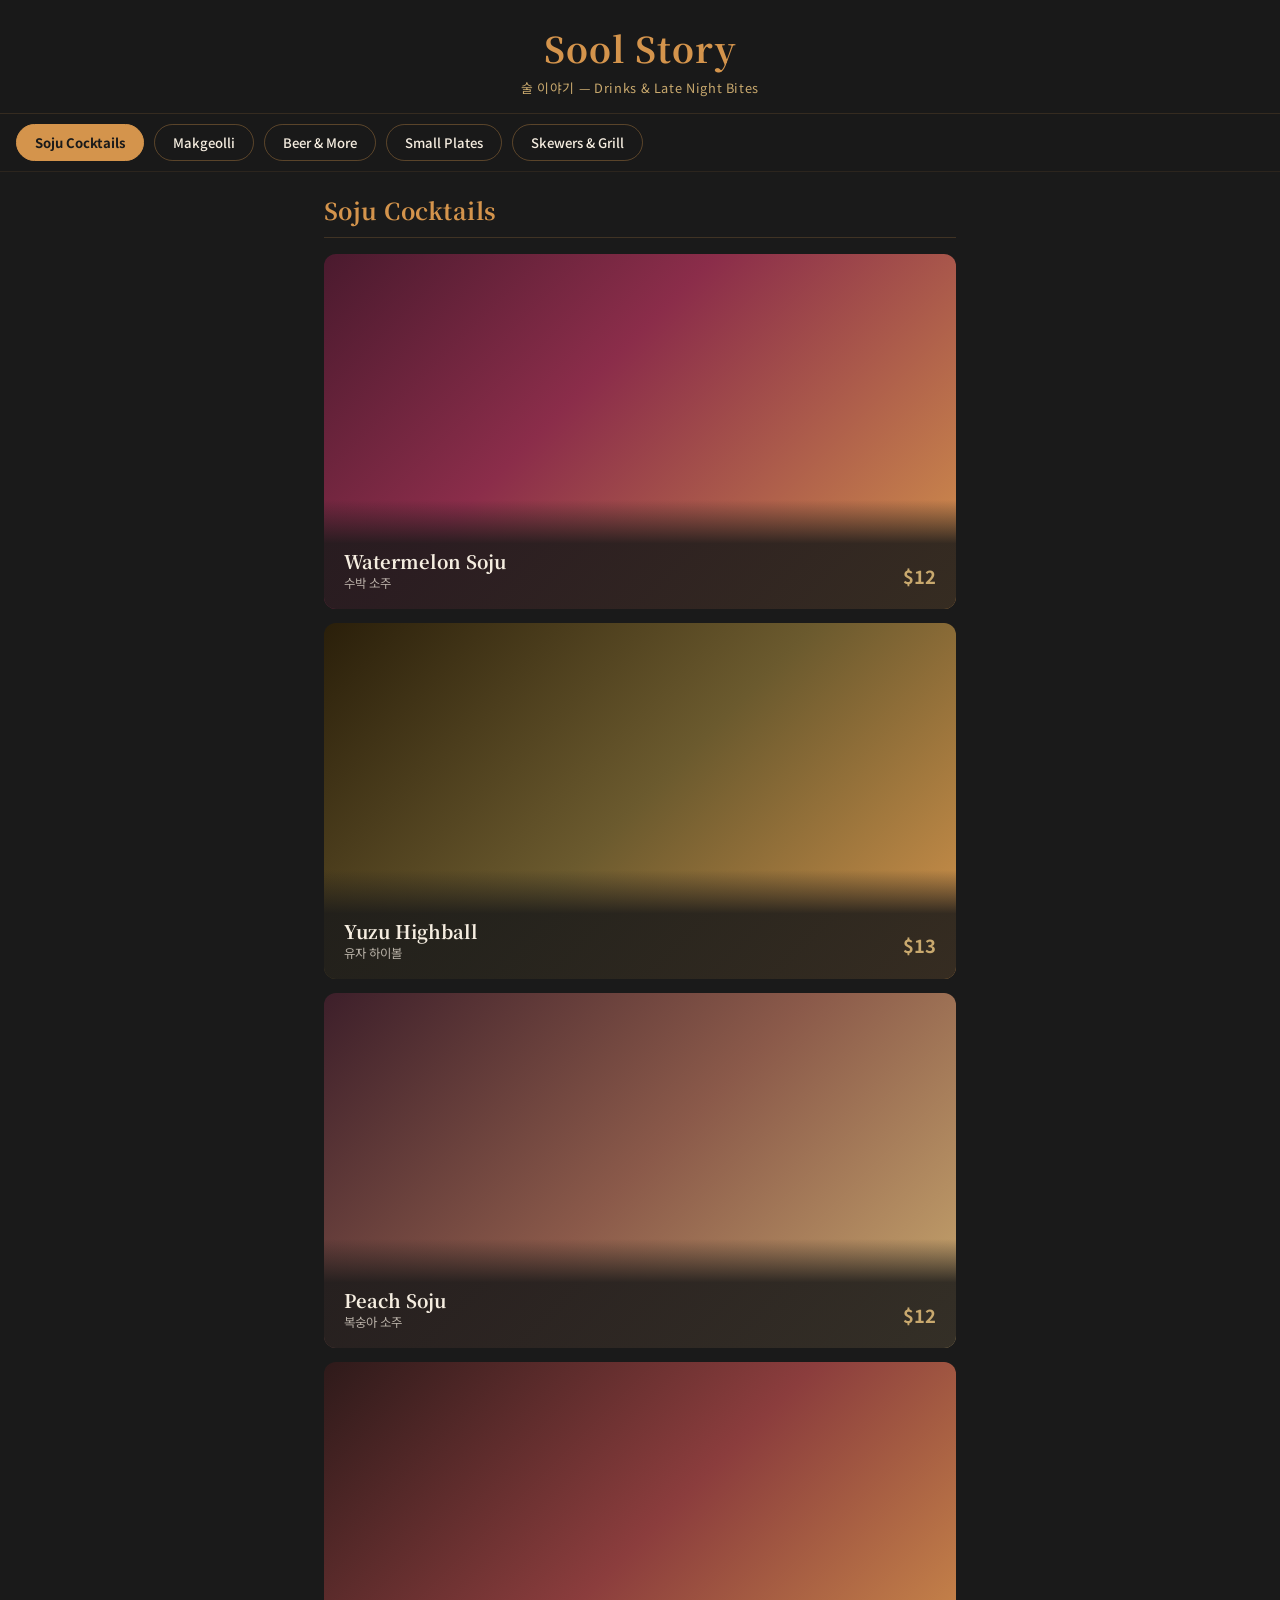
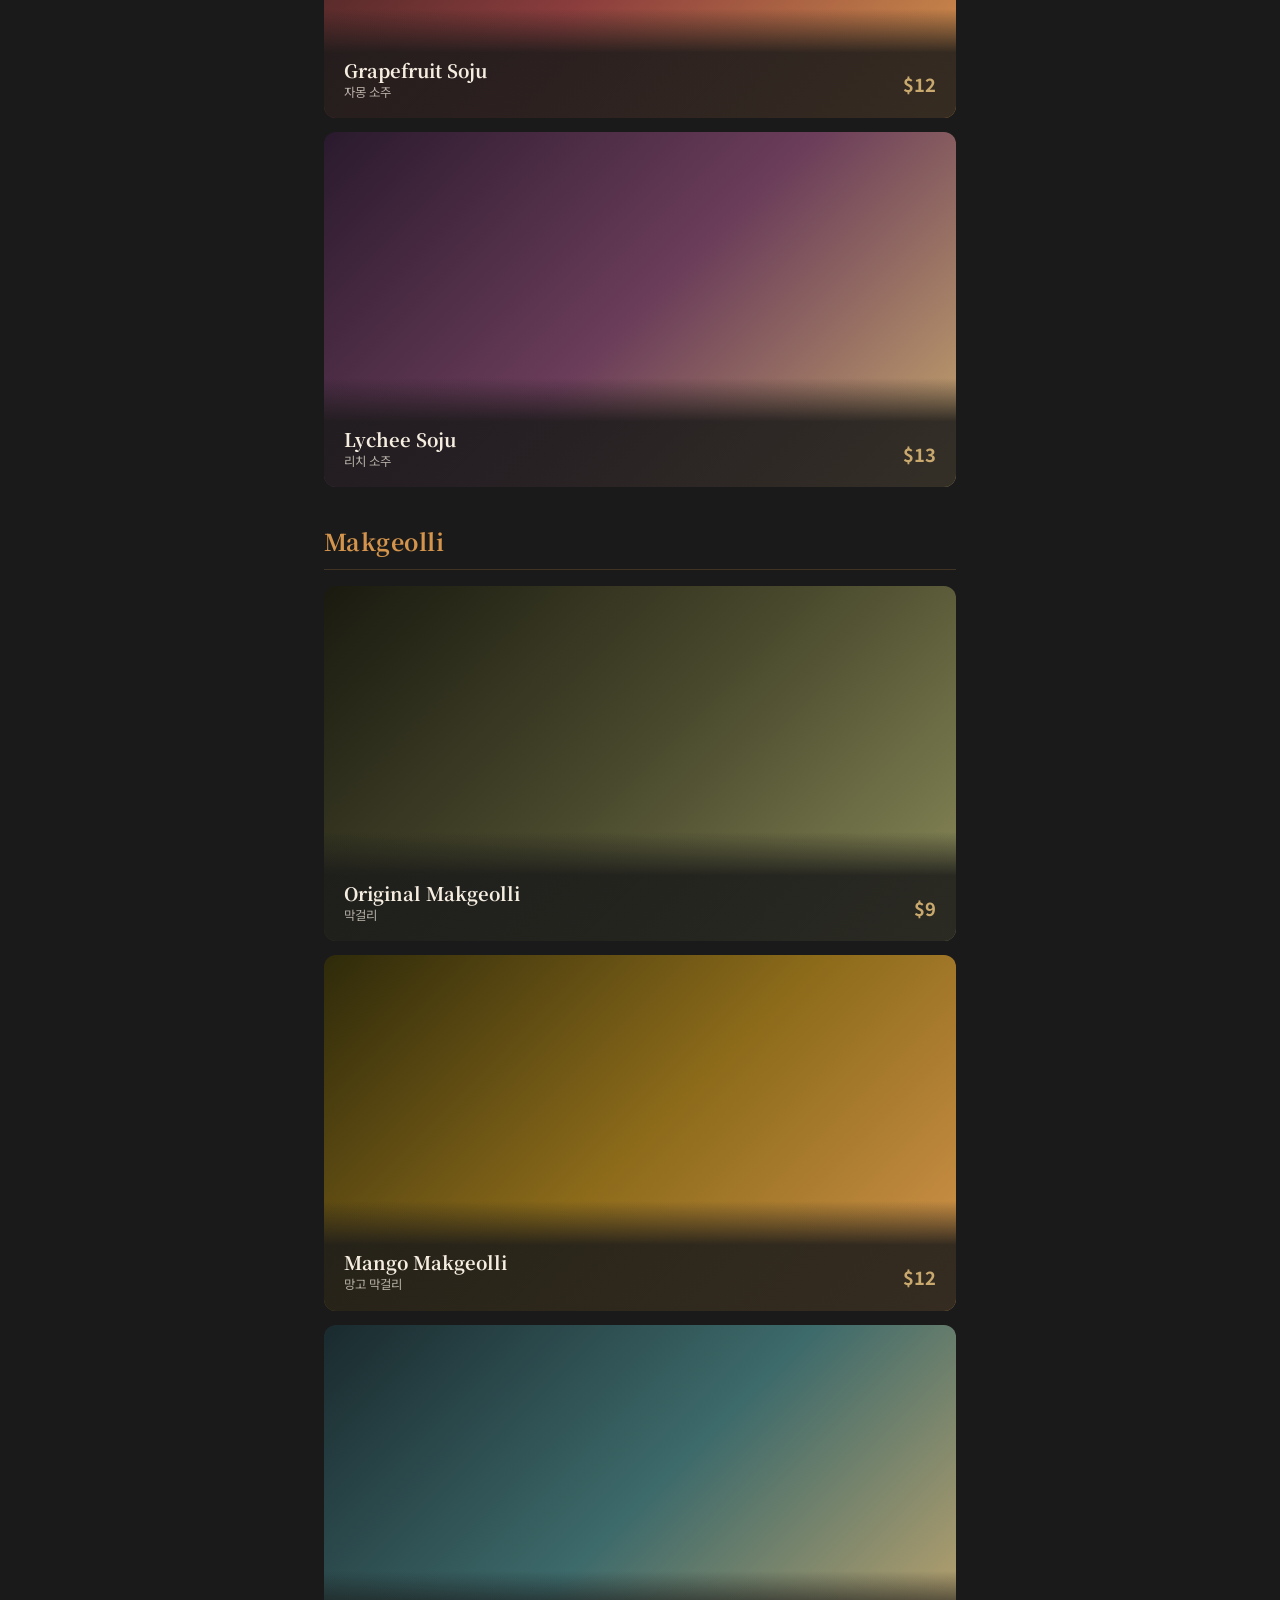
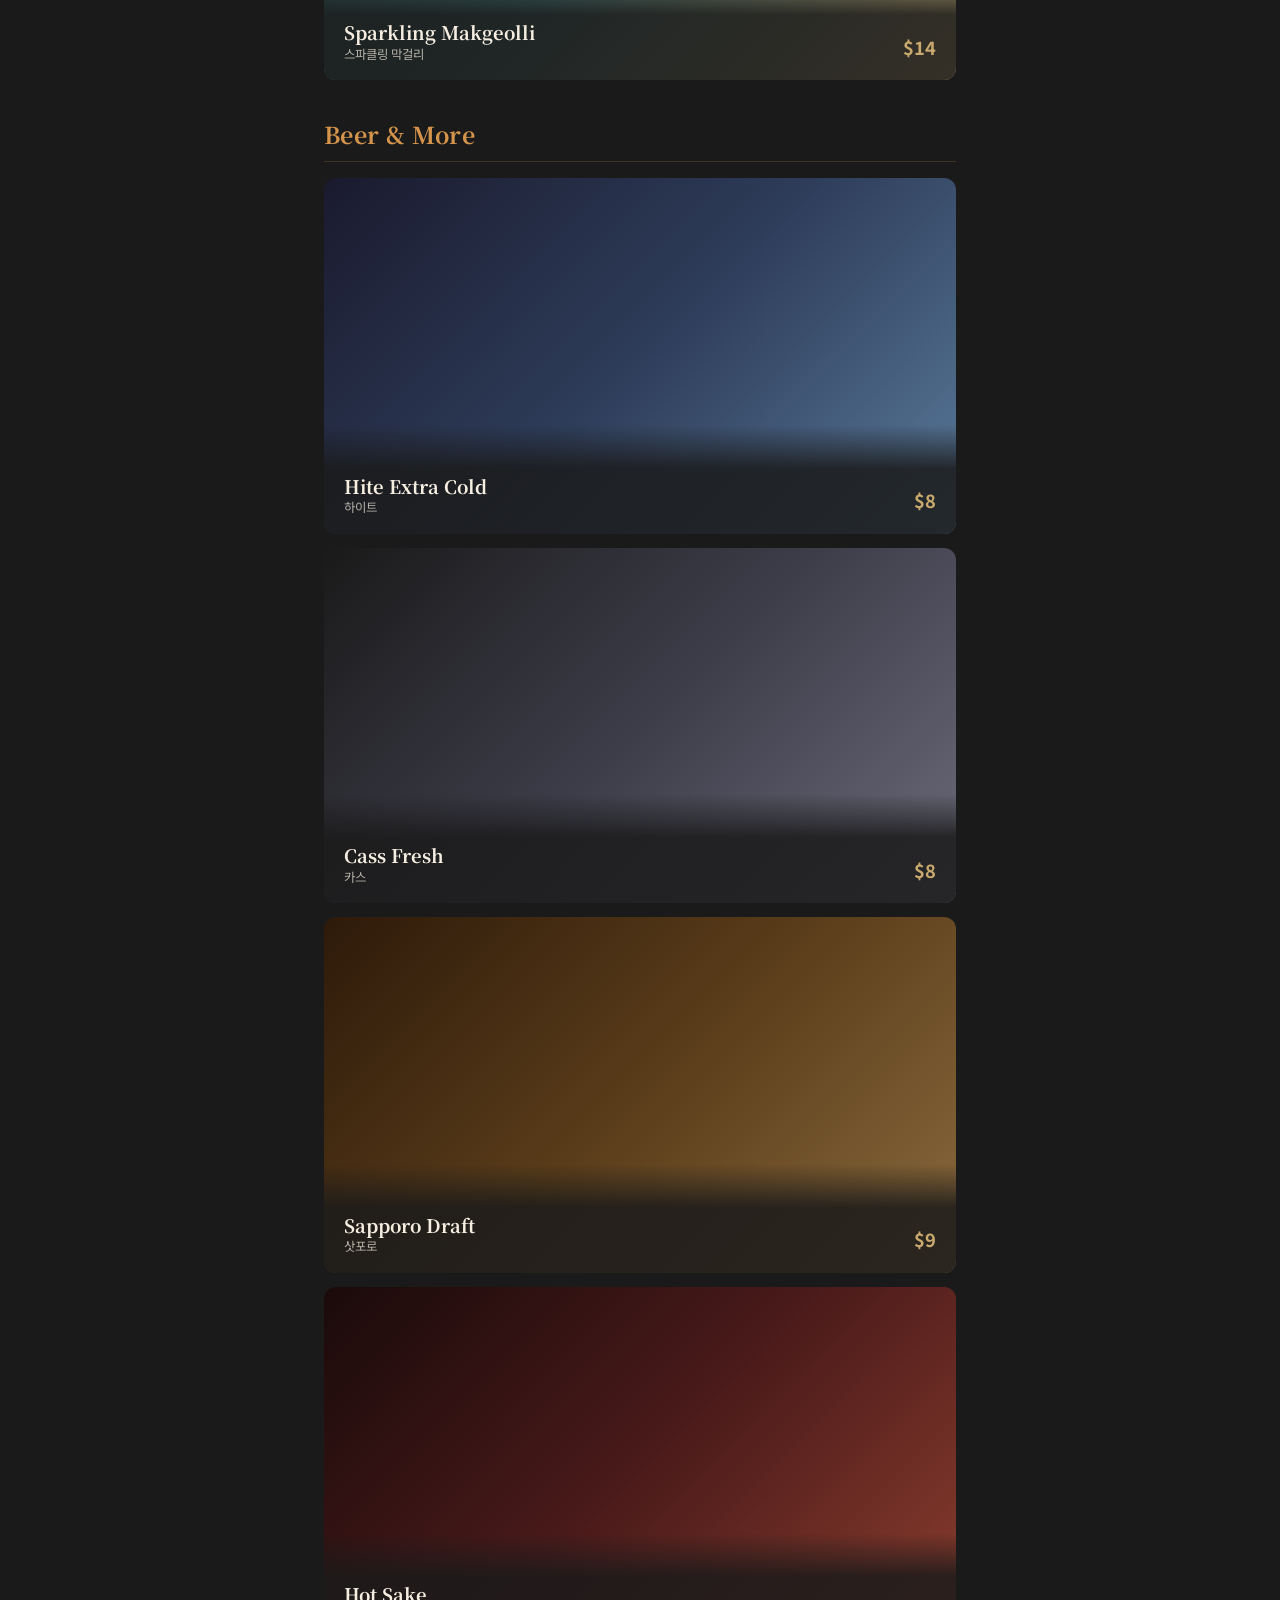
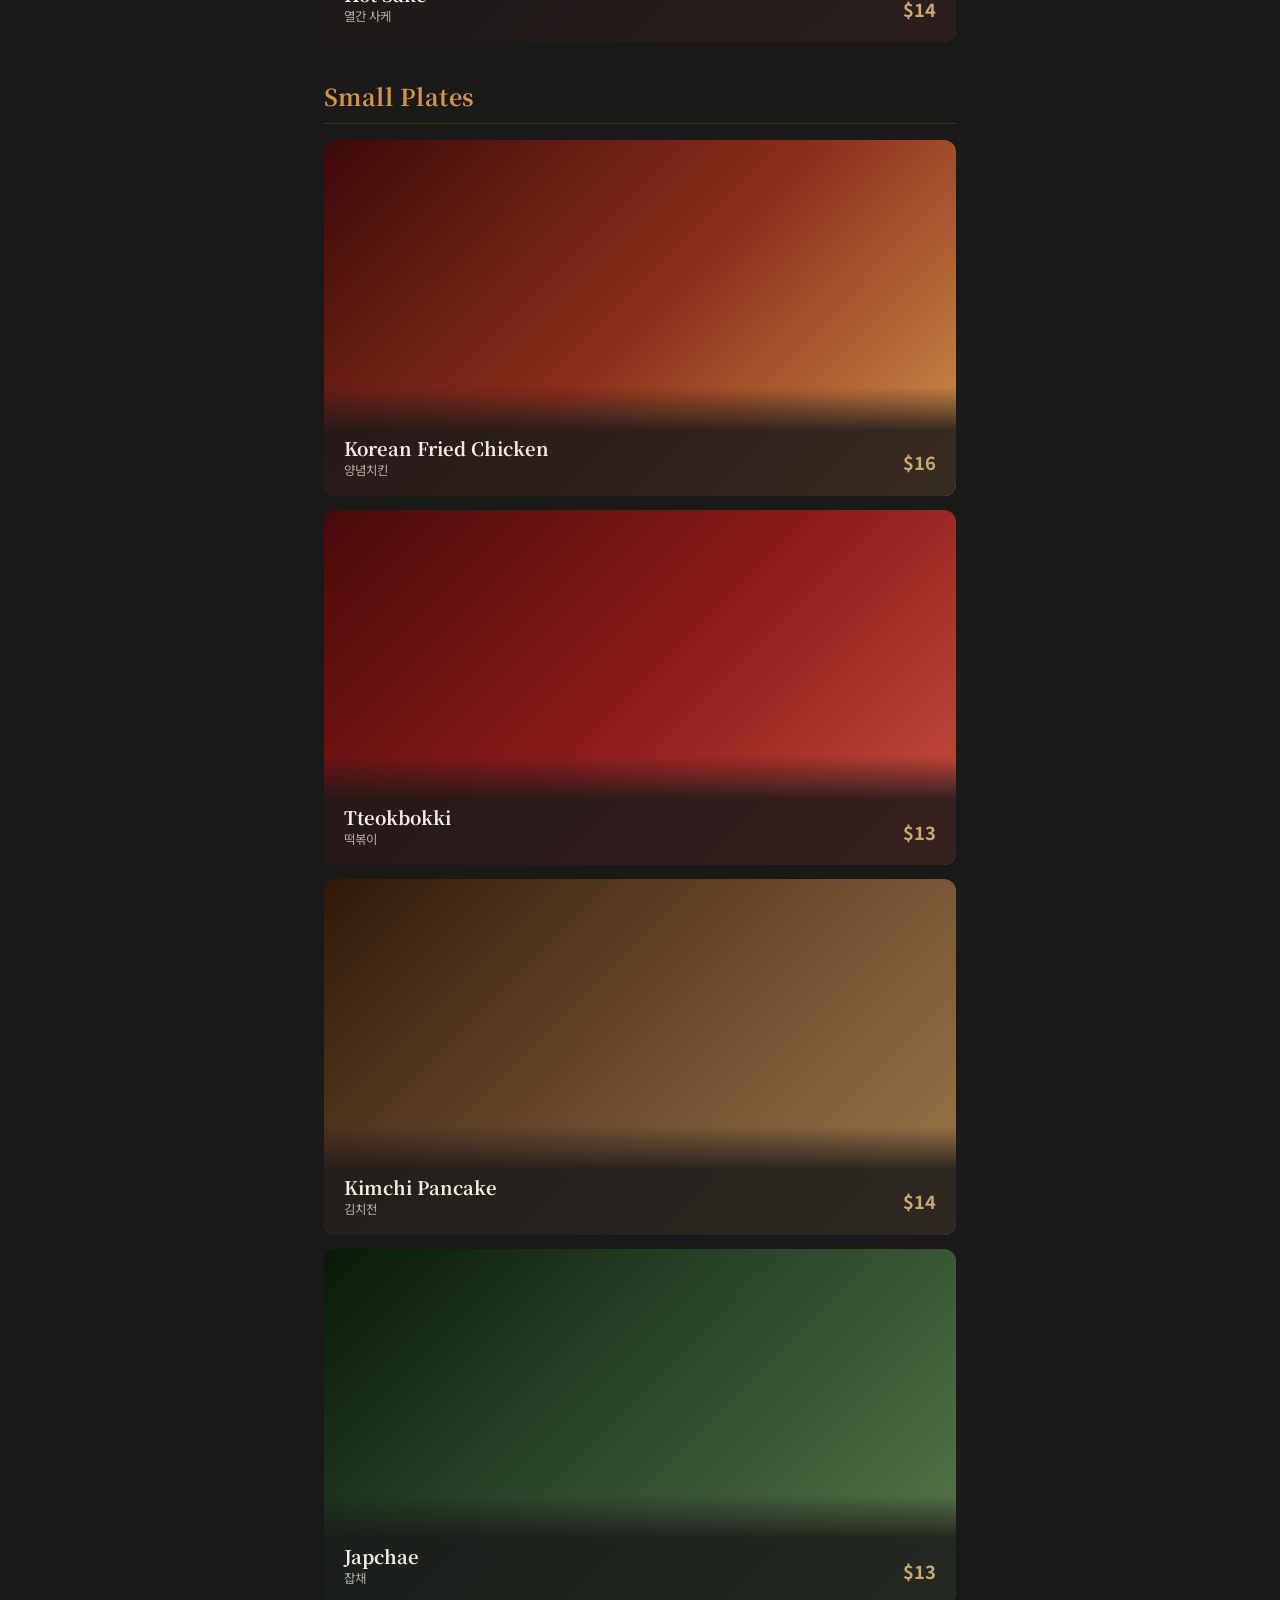
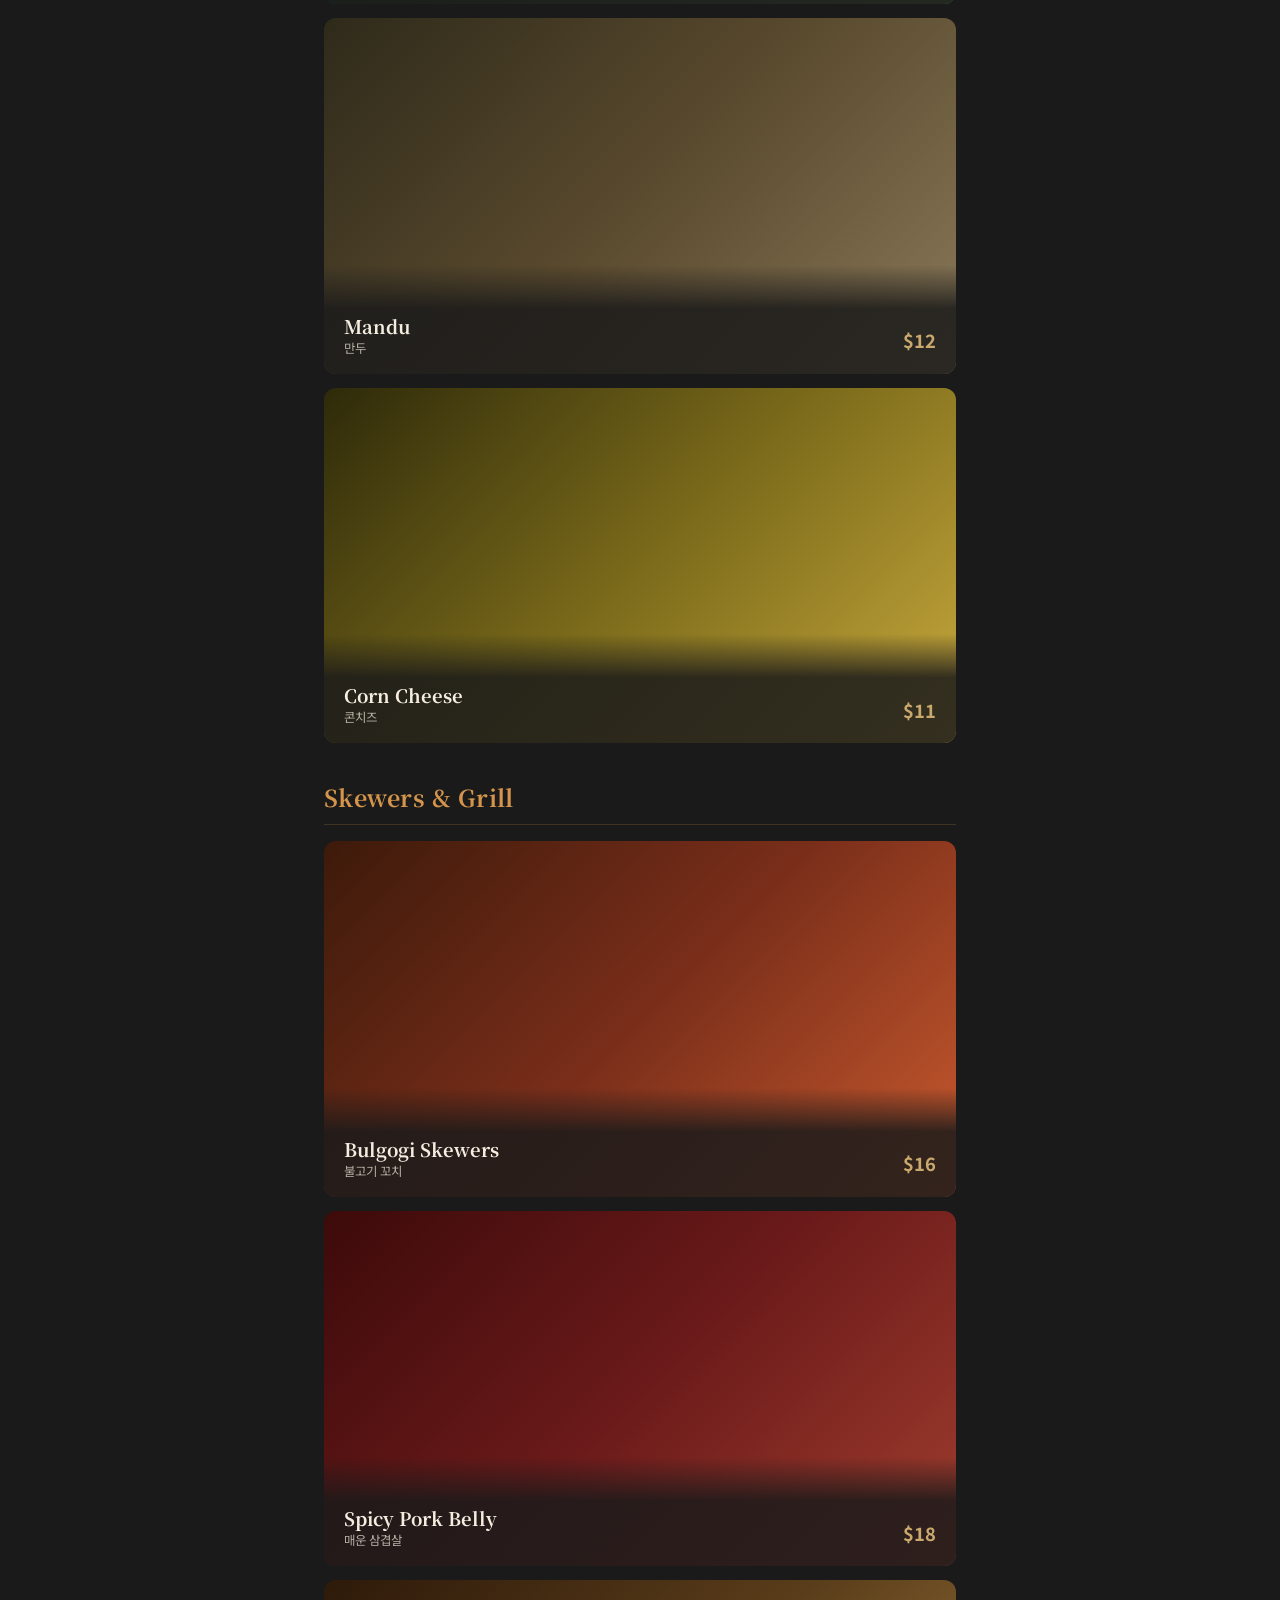
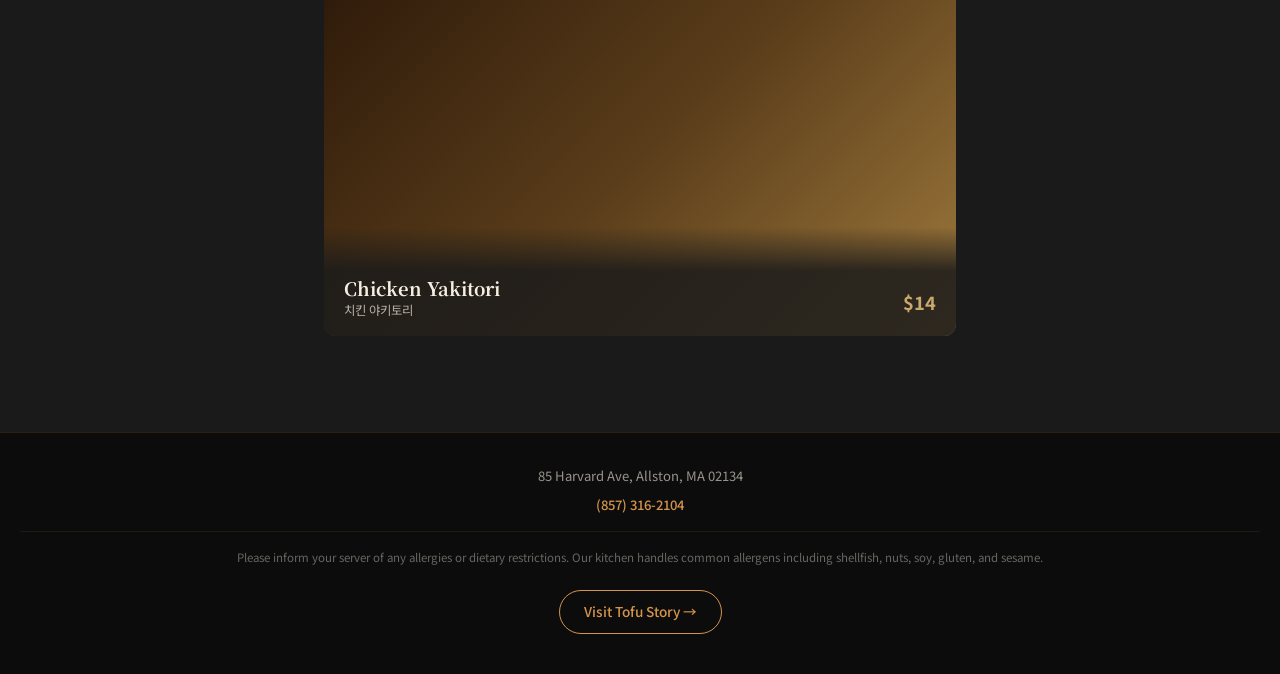
<file: site1-separate/sool-story/index.html>
<!DOCTYPE html>
<html lang="en">
<head>
  <meta charset="UTF-8">
  <meta name="viewport" content="width=device-width, initial-scale=1.0">
  <title>Sool Story — 술 이야기 — Drinks & Late Night Bites</title>
  <meta name="description" content="Sool Story — Korean drinks and late night bites menu. Soju cocktails, makgeolli, Korean fried chicken, skewers and more in Allston, MA.">
  <link rel="preconnect" href="https://fonts.googleapis.com">
  <link rel="preconnect" href="https://fonts.gstatic.com" crossorigin>
  <link href="https://fonts.googleapis.com/css2?family=Noto+Sans+KR:wght@400;500;700&family=Noto+Serif+KR:wght@700&display=swap" rel="stylesheet">
  <link rel="stylesheet" href="styles.css">
</head>
<body>

  <!-- ── Header ── -->
  <header class="site-header">
    <h1>Sool Story</h1>
    <p class="tagline">술 이야기 — Drinks & Late Night Bites</p>
  </header>

  <!-- ── Category Nav ── -->
  <nav class="category-nav">
    <div class="category-nav__track">
      <a href="#soju-cocktails" class="pill active" data-section="soju-cocktails">Soju Cocktails</a>
      <a href="#makgeolli" class="pill" data-section="makgeolli">Makgeolli</a>
      <a href="#beer-more" class="pill" data-section="beer-more">Beer & More</a>
      <a href="#small-plates" class="pill" data-section="small-plates">Small Plates</a>
      <a href="#skewers-grill" class="pill" data-section="skewers-grill">Skewers & Grill</a>
    </div>
  </nav>

  <!-- ── Menu Content ── -->
  <main class="menu-content">

    <!-- Soju Cocktails -->
    <section class="menu-section" id="soju-cocktails">
      <h2 class="section-title">Soju Cocktails</h2>

      <div class="dish-card" data-desc="Fresh watermelon blended with chilled soju">
        <div class="dish-card__image grad-soju-watermelon"></div>
        <div class="dish-card__overlay">
          <div class="dish-card__name">Watermelon Soju<span class="korean">수박 소주</span></div>
          <span class="dish-card__price">$12</span>
        </div>
      </div>
      <div class="dish-card__details"><p>Fresh watermelon blended with chilled soju</p></div>

      <div class="dish-card" data-desc="Sparkling yuzu citrus with soju">
        <div class="dish-card__image grad-soju-yuzu"></div>
        <div class="dish-card__overlay">
          <div class="dish-card__name">Yuzu Highball<span class="korean">유자 하이볼</span></div>
          <span class="dish-card__price">$13</span>
        </div>
      </div>
      <div class="dish-card__details"><p>Sparkling yuzu citrus with soju</p></div>

      <div class="dish-card" data-desc="Sweet peach with premium soju">
        <div class="dish-card__image grad-soju-peach"></div>
        <div class="dish-card__overlay">
          <div class="dish-card__name">Peach Soju<span class="korean">복숭아 소주</span></div>
          <span class="dish-card__price">$12</span>
        </div>
      </div>
      <div class="dish-card__details"><p>Sweet peach with premium soju</p></div>

      <div class="dish-card" data-desc="Tart grapefruit with soju over ice">
        <div class="dish-card__image grad-soju-grapefruit"></div>
        <div class="dish-card__overlay">
          <div class="dish-card__name">Grapefruit Soju<span class="korean">자몽 소주</span></div>
          <span class="dish-card__price">$12</span>
        </div>
      </div>
      <div class="dish-card__details"><p>Tart grapefruit with soju over ice</p></div>

      <div class="dish-card" data-desc="Floral lychee with soju">
        <div class="dish-card__image grad-soju-lychee"></div>
        <div class="dish-card__overlay">
          <div class="dish-card__name">Lychee Soju<span class="korean">리치 소주</span></div>
          <span class="dish-card__price">$13</span>
        </div>
      </div>
      <div class="dish-card__details"><p>Floral lychee with soju</p></div>
    </section>

    <!-- Makgeolli -->
    <section class="menu-section" id="makgeolli">
      <h2 class="section-title">Makgeolli</h2>

      <div class="dish-card" data-desc="Traditional unfiltered rice wine">
        <div class="dish-card__image grad-mak-original"></div>
        <div class="dish-card__overlay">
          <div class="dish-card__name">Original Makgeolli<span class="korean">막걸리</span></div>
          <span class="dish-card__price">$9</span>
        </div>
      </div>
      <div class="dish-card__details"><p>Traditional unfiltered rice wine</p></div>

      <div class="dish-card" data-desc="Tropical mango-infused rice wine">
        <div class="dish-card__image grad-mak-mango"></div>
        <div class="dish-card__overlay">
          <div class="dish-card__name">Mango Makgeolli<span class="korean">망고 막걸리</span></div>
          <span class="dish-card__price">$12</span>
        </div>
      </div>
      <div class="dish-card__details"><p>Tropical mango-infused rice wine</p></div>

      <div class="dish-card" data-desc="Effervescent modern makgeolli">
        <div class="dish-card__image grad-mak-sparkling"></div>
        <div class="dish-card__overlay">
          <div class="dish-card__name">Sparkling Makgeolli<span class="korean">스파클링 막걸리</span></div>
          <span class="dish-card__price">$14</span>
        </div>
      </div>
      <div class="dish-card__details"><p>Effervescent modern makgeolli</p></div>
    </section>

    <!-- Beer & More -->
    <section class="menu-section" id="beer-more">
      <h2 class="section-title">Beer & More</h2>

      <div class="dish-card" data-desc="Korean lager, ice cold">
        <div class="dish-card__image grad-beer-hite"></div>
        <div class="dish-card__overlay">
          <div class="dish-card__name">Hite Extra Cold<span class="korean">하이트</span></div>
          <span class="dish-card__price">$8</span>
        </div>
      </div>
      <div class="dish-card__details"><p>Korean lager, ice cold</p></div>

      <div class="dish-card" data-desc="Light Korean beer">
        <div class="dish-card__image grad-beer-cass"></div>
        <div class="dish-card__overlay">
          <div class="dish-card__name">Cass Fresh<span class="korean">카스</span></div>
          <span class="dish-card__price">$8</span>
        </div>
      </div>
      <div class="dish-card__details"><p>Light Korean beer</p></div>

      <div class="dish-card" data-desc="Japanese premium lager">
        <div class="dish-card__image grad-beer-sapporo"></div>
        <div class="dish-card__overlay">
          <div class="dish-card__name">Sapporo Draft<span class="korean">삿포로</span></div>
          <span class="dish-card__price">$9</span>
        </div>
      </div>
      <div class="dish-card__details"><p>Japanese premium lager</p></div>

      <div class="dish-card" data-desc="Warm sake, served traditional">
        <div class="dish-card__image grad-sake"></div>
        <div class="dish-card__overlay">
          <div class="dish-card__name">Hot Sake<span class="korean">열간 사케</span></div>
          <span class="dish-card__price">$14</span>
        </div>
      </div>
      <div class="dish-card__details"><p>Warm sake, served traditional</p></div>
    </section>

    <!-- Small Plates -->
    <section class="menu-section" id="small-plates">
      <h2 class="section-title">Small Plates</h2>

      <div class="dish-card" data-desc="Double-fried, gochujang glaze">
        <div class="dish-card__image grad-plate-chicken"></div>
        <div class="dish-card__overlay">
          <div class="dish-card__name">Korean Fried Chicken<span class="korean">양념치킨</span></div>
          <span class="dish-card__price">$16</span>
        </div>
      </div>
      <div class="dish-card__details"><p>Double-fried, gochujang glaze</p></div>

      <div class="dish-card" data-desc="Spicy rice cakes in gochujang sauce">
        <div class="dish-card__image grad-plate-tteokbokki"></div>
        <div class="dish-card__overlay">
          <div class="dish-card__name">Tteokbokki<span class="korean">떡볶이</span></div>
          <span class="dish-card__price">$13</span>
        </div>
      </div>
      <div class="dish-card__details"><p>Spicy rice cakes in gochujang sauce</p></div>

      <div class="dish-card" data-desc="Crispy kimchi and scallion jeon">
        <div class="dish-card__image grad-plate-pancake"></div>
        <div class="dish-card__overlay">
          <div class="dish-card__name">Kimchi Pancake<span class="korean">김치전</span></div>
          <span class="dish-card__price">$14</span>
        </div>
      </div>
      <div class="dish-card__details"><p>Crispy kimchi and scallion jeon</p></div>

      <div class="dish-card" data-desc="Glass noodles with seasonal vegetables">
        <div class="dish-card__image grad-plate-japchae"></div>
        <div class="dish-card__overlay">
          <div class="dish-card__name">Japchae<span class="korean">잡채</span></div>
          <span class="dish-card__price">$13</span>
        </div>
      </div>
      <div class="dish-card__details"><p>Glass noodles with seasonal vegetables</p></div>

      <div class="dish-card" data-desc="Pan-fried pork and vegetable dumplings">
        <div class="dish-card__image grad-plate-mandu"></div>
        <div class="dish-card__overlay">
          <div class="dish-card__name">Mandu<span class="korean">만두</span></div>
          <span class="dish-card__price">$12</span>
        </div>
      </div>
      <div class="dish-card__details"><p>Pan-fried pork and vegetable dumplings</p></div>

      <div class="dish-card" data-desc="Sweet corn baked with mozzarella">
        <div class="dish-card__image grad-plate-corn"></div>
        <div class="dish-card__overlay">
          <div class="dish-card__name">Corn Cheese<span class="korean">콘치즈</span></div>
          <span class="dish-card__price">$11</span>
        </div>
      </div>
      <div class="dish-card__details"><p>Sweet corn baked with mozzarella</p></div>
    </section>

    <!-- Skewers & Grill -->
    <section class="menu-section" id="skewers-grill">
      <h2 class="section-title">Skewers & Grill</h2>

      <div class="dish-card" data-desc="Marinated beef, grilled">
        <div class="dish-card__image grad-grill-bulgogi"></div>
        <div class="dish-card__overlay">
          <div class="dish-card__name">Bulgogi Skewers<span class="korean">불고기 꼬치</span></div>
          <span class="dish-card__price">$16</span>
        </div>
      </div>
      <div class="dish-card__details"><p>Marinated beef, grilled</p></div>

      <div class="dish-card" data-desc="Thick-cut, gochugaru spiced">
        <div class="dish-card__image grad-grill-pork"></div>
        <div class="dish-card__overlay">
          <div class="dish-card__name">Spicy Pork Belly<span class="korean">매운 삼겹살</span></div>
          <span class="dish-card__price">$18</span>
        </div>
      </div>
      <div class="dish-card__details"><p>Thick-cut, gochugaru spiced</p></div>

      <div class="dish-card" data-desc="Soy-glazed chicken skewers">
        <div class="dish-card__image grad-grill-yakitori"></div>
        <div class="dish-card__overlay">
          <div class="dish-card__name">Chicken Yakitori<span class="korean">치킨 야키토리</span></div>
          <span class="dish-card__price">$14</span>
        </div>
      </div>
      <div class="dish-card__details"><p>Soy-glazed chicken skewers</p></div>
    </section>

  </main>

  <!-- ── Footer ── -->
  <footer class="site-footer">
    <p>85 Harvard Ave, Allston, MA 02134</p>
    <p><a href="tel:+18573162104" class="footer-phone">(857) 316-2104</a></p>
    <p class="footer-allergen">Please inform your server of any allergies or dietary restrictions. Our kitchen handles common allergens including shellfish, nuts, soy, gluten, and sesame.</p>
    <a href="../tofu-story/index.html" class="footer-link-tofu">Visit Tofu Story &rarr;</a>
  </footer>

  <!-- ── JavaScript ── -->
  <script>
    (function () {
      'use strict';

      // ── Expand / Collapse Cards ──
      const cards = document.querySelectorAll('.dish-card');

      cards.forEach(function (card) {
        card.addEventListener('click', function () {
          const details = card.nextElementSibling;
          if (!details || !details.classList.contains('dish-card__details')) return;

          const isOpen = details.classList.contains('expanded');

          // Close all open cards first
          document.querySelectorAll('.dish-card__details.expanded').forEach(function (d) {
            d.classList.remove('expanded');
            d.previousElementSibling.classList.remove('open');
          });

          // Toggle clicked card (if it wasn't already open)
          if (!isOpen) {
            details.classList.add('expanded');
            card.classList.add('open');
          }
        });
      });

      // ── Scroll Spy with IntersectionObserver ──
      const sections = document.querySelectorAll('.menu-section');
      const pills = document.querySelectorAll('.pill');
      const navTrack = document.querySelector('.category-nav__track');

      const observerOptions = {
        root: null,
        rootMargin: '-30% 0px -60% 0px',
        threshold: 0
      };

      const observer = new IntersectionObserver(function (entries) {
        entries.forEach(function (entry) {
          if (entry.isIntersecting) {
            const id = entry.target.id;

            pills.forEach(function (pill) {
              pill.classList.remove('active');
              if (pill.dataset.section === id) {
                pill.classList.add('active');
                // Scroll pill into view within the nav track
                pill.scrollIntoView({ behavior: 'smooth', inline: 'center', block: 'nearest' });
              }
            });
          }
        });
      }, observerOptions);

      sections.forEach(function (section) {
        observer.observe(section);
      });

      // ── Smooth scroll for pill clicks ──
      pills.forEach(function (pill) {
        pill.addEventListener('click', function (e) {
          e.preventDefault();
          const targetId = pill.getAttribute('href').substring(1);
          const target = document.getElementById(targetId);
          if (target) {
            target.scrollIntoView({ behavior: 'smooth' });
          }
        });
      });
    })();
  </script>

</body>
</html>
</file>
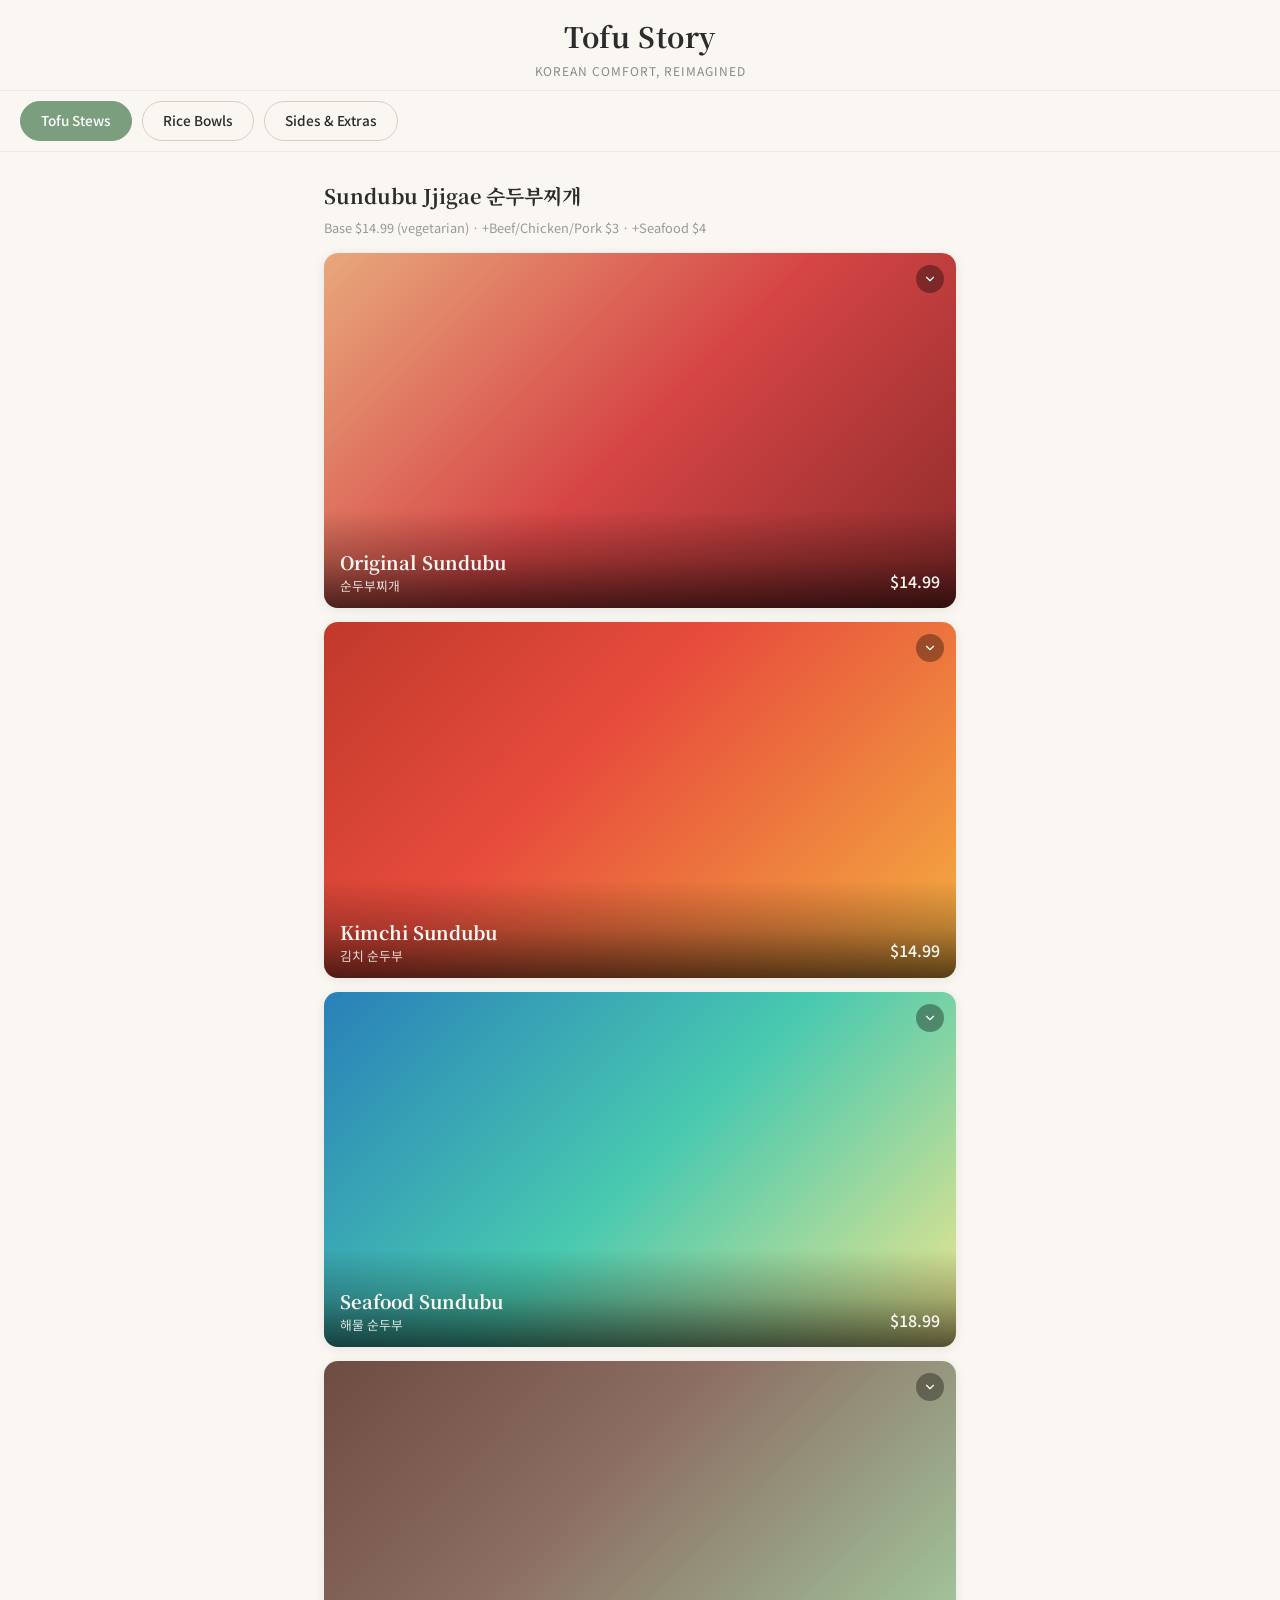
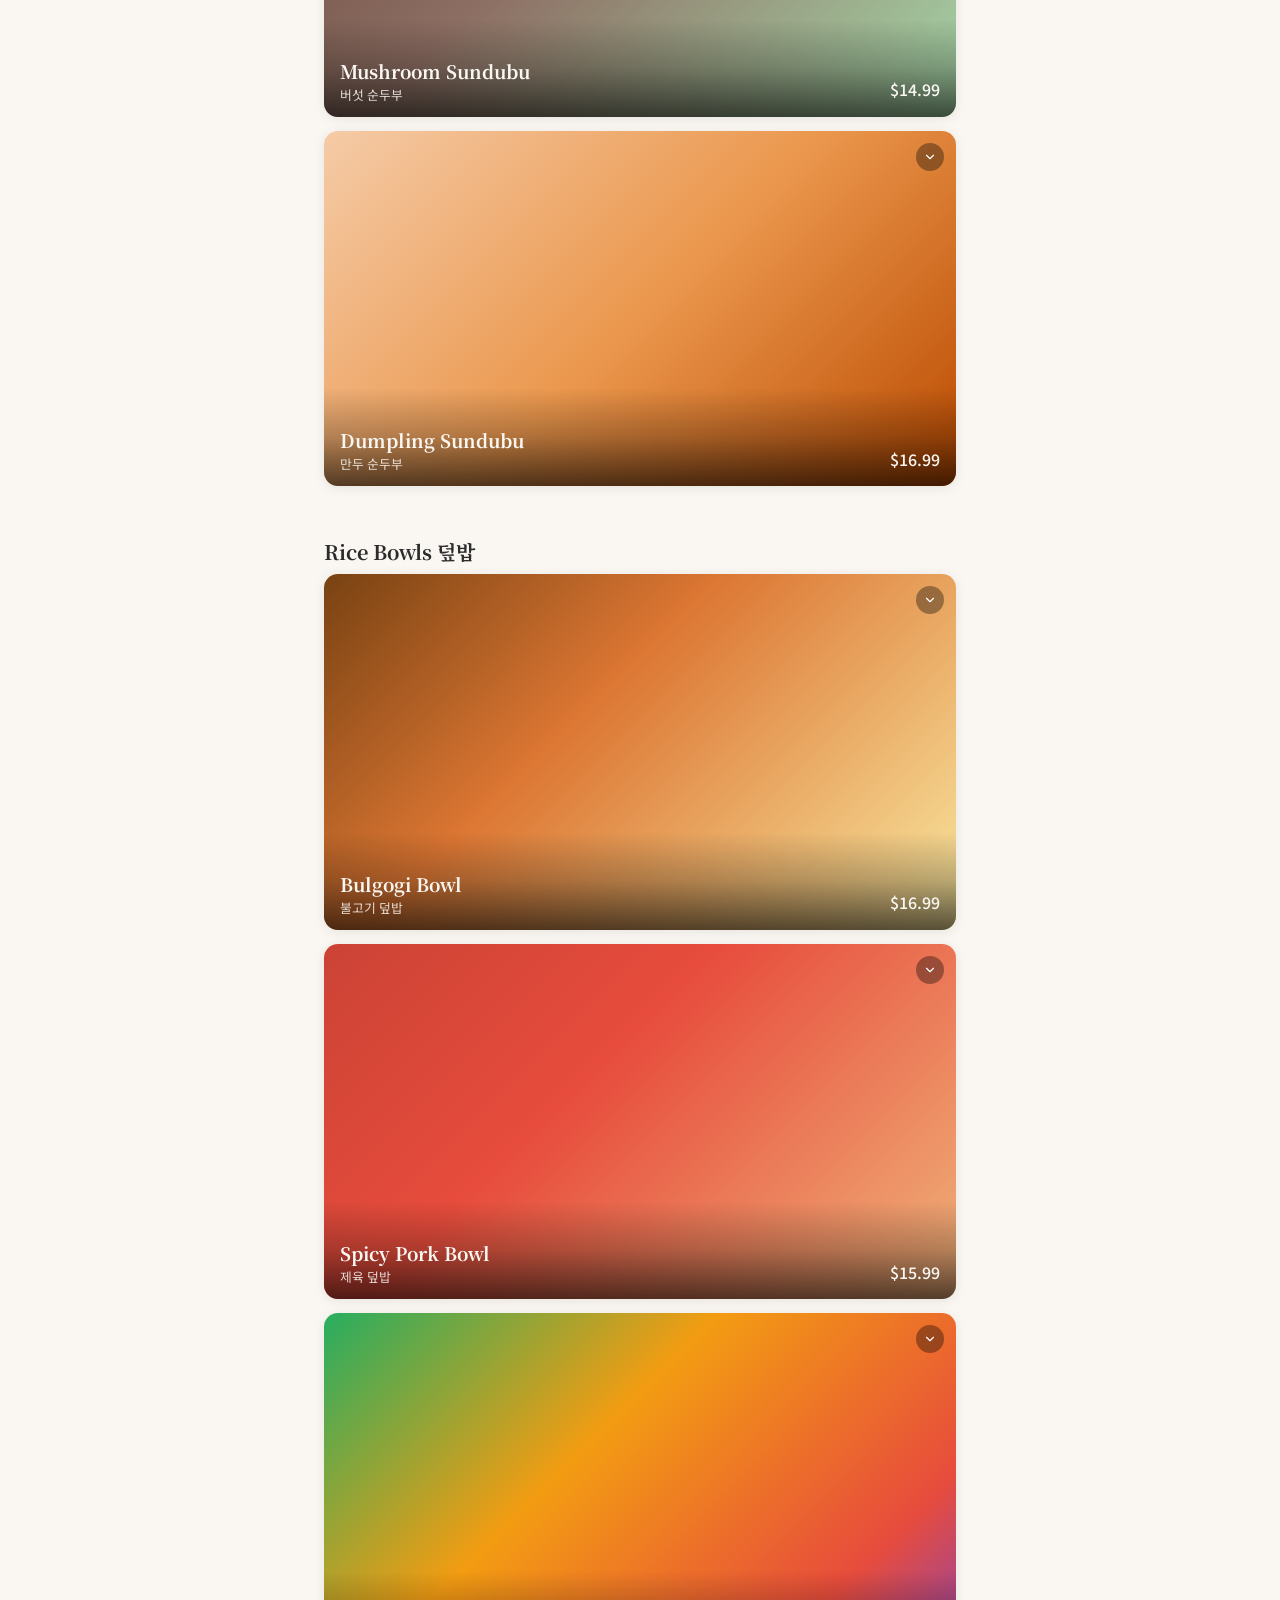
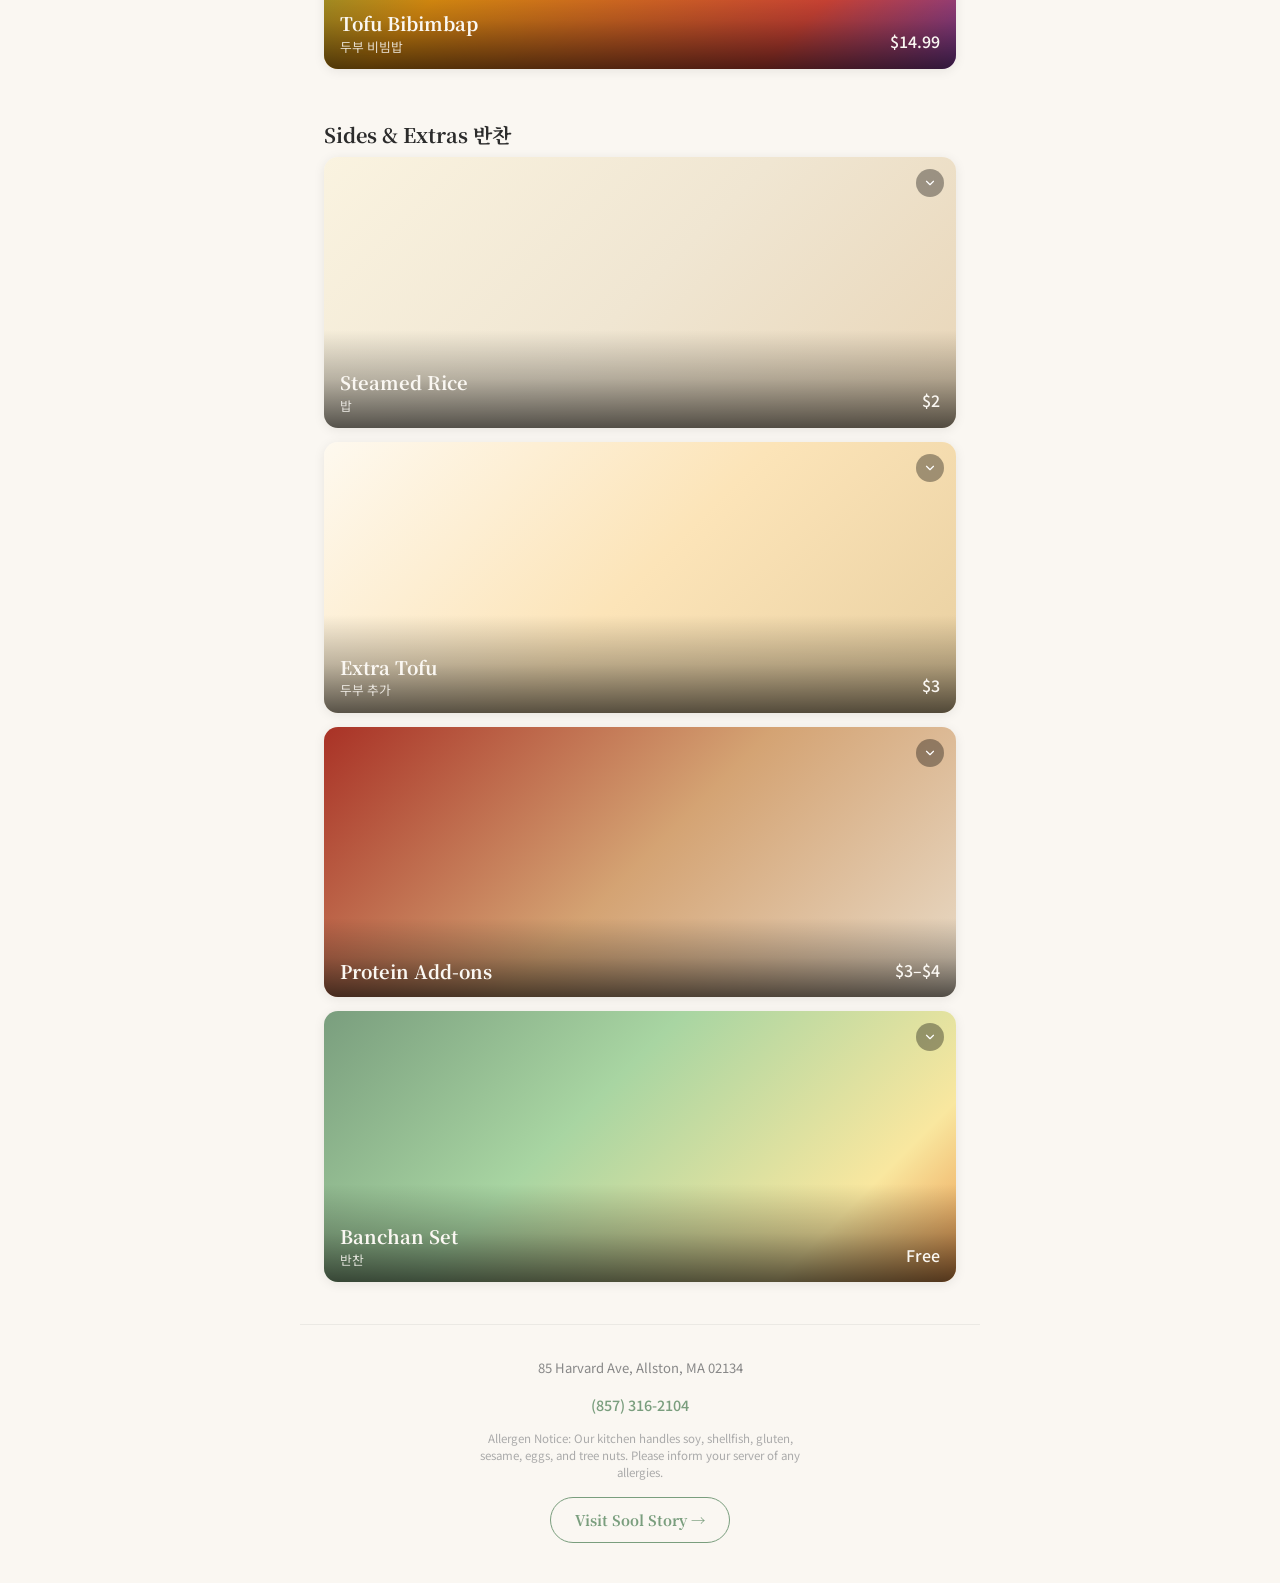
<file: site1-separate/tofu-story/index.html>
<!DOCTYPE html>
<html lang="en">
<head>
  <meta charset="UTF-8">
  <meta name="viewport" content="width=device-width, initial-scale=1.0">
  <title>Tofu Story — Korean Comfort, Reimagined</title>
  <link rel="stylesheet" href="styles.css">
  <link rel="preconnect" href="https://fonts.googleapis.com">
  <link rel="preconnect" href="https://fonts.gstatic.com" crossorigin>
  <link href="https://fonts.googleapis.com/css2?family=Noto+Serif+KR:wght@700&family=Noto+Sans+KR:wght@400;500&display=swap" rel="stylesheet">
</head>
<body>

  <!-- ─── Header ─── -->
  <header class="site-header">
    <h1>Tofu Story</h1>
    <p class="tagline">Korean Comfort, Reimagined</p>
  </header>

  <!-- ─── Category Nav ─── -->
  <nav class="category-nav" aria-label="Menu categories">
    <ul class="nav-pills">
      <li><a href="#tofu-stews" class="nav-pill active" data-section="tofu-stews">Tofu Stews</a></li>
      <li><a href="#rice-bowls" class="nav-pill" data-section="rice-bowls">Rice Bowls</a></li>
      <li><a href="#sides" class="nav-pill" data-section="sides">Sides &amp; Extras</a></li>
    </ul>
  </nav>

  <main>

    <!-- ════════════ TOFU STEWS ════════════ -->
    <section id="tofu-stews" class="menu-section">
      <h2 class="section-title">Sundubu Jjigae 순두부찌개</h2>
      <p class="section-subtitle">Base $14.99 (vegetarian) &middot; +Beef/Chicken/Pork $3 &middot; +Seafood $4</p>

      <!-- Original Sundubu -->
      <article class="dish-card" data-dish>
        <div class="dish-image">
          <div class="gradient-placeholder grad-original"></div>
          <span class="expand-icon">
            <svg viewBox="0 0 24 24"><polyline points="6 9 12 15 18 9"/></svg>
          </span>
          <div class="overlay">
            <span class="dish-name">Original Sundubu<span class="korean">순두부찌개</span></span>
            <span class="dish-price">$14.99</span>
          </div>
        </div>
        <div class="dish-details">
          <p class="dish-description">Silky soft tofu in rich, spicy broth. A soul-warming classic served bubbling hot with steamed rice.</p>
          <div class="dish-addons">
            <span class="addon-tag">+ Beef $3</span>
            <span class="addon-tag">+ Chicken $3</span>
            <span class="addon-tag">+ Pork $3</span>
            <span class="addon-tag">+ Seafood $4</span>
          </div>
        </div>
      </article>

      <!-- Kimchi Sundubu -->
      <article class="dish-card" data-dish>
        <div class="dish-image">
          <div class="gradient-placeholder grad-kimchi"></div>
          <span class="expand-icon">
            <svg viewBox="0 0 24 24"><polyline points="6 9 12 15 18 9"/></svg>
          </span>
          <div class="overlay">
            <span class="dish-name">Kimchi Sundubu<span class="korean">김치 순두부</span></span>
            <span class="dish-price">$14.99</span>
          </div>
        </div>
        <div class="dish-details">
          <p class="dish-description">Aged kimchi simmered with soft tofu in a deeply savory, tangy broth. Bold and satisfying.</p>
          <div class="dish-addons">
            <span class="addon-tag">+ Beef $3</span>
            <span class="addon-tag">+ Chicken $3</span>
            <span class="addon-tag">+ Pork $3</span>
            <span class="addon-tag">+ Seafood $4</span>
          </div>
        </div>
      </article>

      <!-- Seafood Sundubu -->
      <article class="dish-card" data-dish>
        <div class="dish-image">
          <div class="gradient-placeholder grad-seafood"></div>
          <span class="expand-icon">
            <svg viewBox="0 0 24 24"><polyline points="6 9 12 15 18 9"/></svg>
          </span>
          <div class="overlay">
            <span class="dish-name">Seafood Sundubu<span class="korean">해물 순두부</span></span>
            <span class="dish-price">$18.99</span>
          </div>
        </div>
        <div class="dish-details">
          <p class="dish-description">Shrimp, clam, and squid nestled in silky tofu stew. Ocean-fresh flavors in every spoonful.</p>
          <div class="dish-addons">
            <span class="addon-tag">+ Beef $3</span>
            <span class="addon-tag">+ Chicken $3</span>
            <span class="addon-tag">+ Pork $3</span>
          </div>
        </div>
      </article>

      <!-- Mushroom Sundubu -->
      <article class="dish-card" data-dish>
        <div class="dish-image">
          <div class="gradient-placeholder grad-mushroom"></div>
          <span class="expand-icon">
            <svg viewBox="0 0 24 24"><polyline points="6 9 12 15 18 9"/></svg>
          </span>
          <div class="overlay">
            <span class="dish-name">Mushroom Sundubu<span class="korean">버섯 순두부</span></span>
            <span class="dish-price">$14.99</span>
          </div>
        </div>
        <div class="dish-details">
          <p class="dish-description">Wild mushroom medley with soft tofu in earthy, umami-rich broth. A vegetarian favorite.</p>
          <div class="dish-addons">
            <span class="addon-tag">+ Beef $3</span>
            <span class="addon-tag">+ Chicken $3</span>
            <span class="addon-tag">+ Pork $3</span>
            <span class="addon-tag">+ Seafood $4</span>
          </div>
        </div>
      </article>

      <!-- Dumpling Sundubu -->
      <article class="dish-card" data-dish>
        <div class="dish-image">
          <div class="gradient-placeholder grad-dumpling"></div>
          <span class="expand-icon">
            <svg viewBox="0 0 24 24"><polyline points="6 9 12 15 18 9"/></svg>
          </span>
          <div class="overlay">
            <span class="dish-name">Dumpling Sundubu<span class="korean">만두 순두부</span></span>
            <span class="dish-price">$16.99</span>
          </div>
        </div>
        <div class="dish-details">
          <p class="dish-description">Handmade dumplings filled with seasoned pork and vegetables, swimming in spicy tofu stew.</p>
          <div class="dish-addons">
            <span class="addon-tag">+ Beef $3</span>
            <span class="addon-tag">+ Chicken $3</span>
            <span class="addon-tag">+ Pork $3</span>
            <span class="addon-tag">+ Seafood $4</span>
          </div>
        </div>
      </article>
    </section>

    <!-- ════════════ RICE BOWLS ════════════ -->
    <section id="rice-bowls" class="menu-section">
      <h2 class="section-title">Rice Bowls 덮밥</h2>

      <!-- Bulgogi Bowl -->
      <article class="dish-card" data-dish>
        <div class="dish-image">
          <div class="gradient-placeholder grad-bulgogi"></div>
          <span class="expand-icon">
            <svg viewBox="0 0 24 24"><polyline points="6 9 12 15 18 9"/></svg>
          </span>
          <div class="overlay">
            <span class="dish-name">Bulgogi Bowl<span class="korean">불고기 덮밥</span></span>
            <span class="dish-price">$16.99</span>
          </div>
        </div>
        <div class="dish-details">
          <p class="dish-description">Tender marinated beef over steamed rice, topped with a sunny-side-up egg and fresh vegetables.</p>
        </div>
      </article>

      <!-- Spicy Pork Bowl -->
      <article class="dish-card" data-dish>
        <div class="dish-image">
          <div class="gradient-placeholder grad-spicy-pork"></div>
          <span class="expand-icon">
            <svg viewBox="0 0 24 24"><polyline points="6 9 12 15 18 9"/></svg>
          </span>
          <div class="overlay">
            <span class="dish-name">Spicy Pork Bowl<span class="korean">제육 덮밥</span></span>
            <span class="dish-price">$15.99</span>
          </div>
        </div>
        <div class="dish-details">
          <p class="dish-description">Thinly sliced pork stir-fried in gochujang sauce, served over fluffy rice with pickled radish.</p>
        </div>
      </article>

      <!-- Tofu Bibimbap -->
      <article class="dish-card" data-dish>
        <div class="dish-image">
          <div class="gradient-placeholder grad-bibimbap"></div>
          <span class="expand-icon">
            <svg viewBox="0 0 24 24"><polyline points="6 9 12 15 18 9"/></svg>
          </span>
          <div class="overlay">
            <span class="dish-name">Tofu Bibimbap<span class="korean">두부 비빔밥</span></span>
            <span class="dish-price">$14.99</span>
          </div>
        </div>
        <div class="dish-details">
          <p class="dish-description">Crispy pan-fried tofu with seasoned vegetables, rice, and gochujang. Mix it all together for the perfect bite.</p>
        </div>
      </article>
    </section>

    <!-- ════════════ SIDES & EXTRAS ════════════ -->
    <section id="sides" class="menu-section sides">
      <h2 class="section-title">Sides &amp; Extras 반찬</h2>

      <!-- Steamed Rice -->
      <article class="dish-card" data-dish>
        <div class="dish-image">
          <div class="gradient-placeholder grad-rice"></div>
          <span class="expand-icon">
            <svg viewBox="0 0 24 24"><polyline points="6 9 12 15 18 9"/></svg>
          </span>
          <div class="overlay">
            <span class="dish-name">Steamed Rice<span class="korean">밥</span></span>
            <span class="dish-price">$2</span>
          </div>
        </div>
        <div class="dish-details">
          <p class="dish-description">Perfectly steamed short-grain white rice.</p>
        </div>
      </article>

      <!-- Extra Tofu -->
      <article class="dish-card" data-dish>
        <div class="dish-image">
          <div class="gradient-placeholder grad-tofu"></div>
          <span class="expand-icon">
            <svg viewBox="0 0 24 24"><polyline points="6 9 12 15 18 9"/></svg>
          </span>
          <div class="overlay">
            <span class="dish-name">Extra Tofu<span class="korean">두부 추가</span></span>
            <span class="dish-price">$3</span>
          </div>
        </div>
        <div class="dish-details">
          <p class="dish-description">An extra serving of silky soft tofu for your stew.</p>
        </div>
      </article>

      <!-- Protein Add-ons -->
      <article class="dish-card" data-dish>
        <div class="dish-image">
          <div class="gradient-placeholder grad-protein"></div>
          <span class="expand-icon">
            <svg viewBox="0 0 24 24"><polyline points="6 9 12 15 18 9"/></svg>
          </span>
          <div class="overlay">
            <span class="dish-name">Protein Add-ons</span>
            <span class="dish-price">$3–$4</span>
          </div>
        </div>
        <div class="dish-details">
          <p class="dish-description">Boost your meal with extra protein.</p>
          <div class="dish-addons">
            <span class="addon-tag">Beef $3</span>
            <span class="addon-tag">Chicken $3</span>
            <span class="addon-tag">Pork $3</span>
            <span class="addon-tag">Seafood $4</span>
          </div>
        </div>
      </article>

      <!-- Banchan Set -->
      <article class="dish-card" data-dish>
        <div class="dish-image">
          <div class="gradient-placeholder grad-banchan"></div>
          <span class="expand-icon">
            <svg viewBox="0 0 24 24"><polyline points="6 9 12 15 18 9"/></svg>
          </span>
          <div class="overlay">
            <span class="dish-name">Banchan Set<span class="korean">반찬</span></span>
            <span class="dish-price">Free</span>
          </div>
        </div>
        <div class="dish-details">
          <p class="dish-description">Rotating selection of Korean side dishes. Complimentary with every meal.</p>
        </div>
      </article>
    </section>

  </main>

  <!-- ─── Footer ─── -->
  <footer class="site-footer">
    <p class="footer-address">85 Harvard Ave, Allston, MA 02134</p>
    <a href="tel:+18573162104" class="footer-phone">(857) 316-2104</a>
    <p class="footer-allergen">Allergen Notice: Our kitchen handles soy, shellfish, gluten, sesame, eggs, and tree nuts. Please inform your server of any allergies.</p>
    <a href="../sool-story/index.html" class="footer-link">Visit Sool Story &rarr;</a>
  </footer>

  <!-- ─── JavaScript ─── -->
  <script>
    (function() {
      // ── Expand / Collapse ──
      const cards = document.querySelectorAll('[data-dish]');
      cards.forEach(card => {
        card.addEventListener('click', () => {
          const wasExpanded = card.classList.contains('expanded');
          // Collapse all others
          cards.forEach(c => c.classList.remove('expanded'));
          // Toggle current
          if (!wasExpanded) {
            card.classList.add('expanded');
          }
        });
      });

      // ── Scroll Spy with IntersectionObserver ──
      const sections = document.querySelectorAll('.menu-section');
      const pills = document.querySelectorAll('.nav-pill');
      const navContainer = document.querySelector('.category-nav');

      const observer = new IntersectionObserver((entries) => {
        entries.forEach(entry => {
          if (entry.isIntersecting) {
            const id = entry.target.id;
            pills.forEach(pill => {
              pill.classList.toggle('active', pill.dataset.section === id);
              // Scroll pill into view
              if (pill.dataset.section === id) {
                pill.scrollIntoView({ behavior: 'smooth', inline: 'center', block: 'nearest' });
              }
            });
          }
        });
      }, {
        rootMargin: '-30% 0px -60% 0px',
        threshold: 0
      });

      sections.forEach(section => observer.observe(section));

      // ── Smooth scroll on pill click ──
      pills.forEach(pill => {
        pill.addEventListener('click', (e) => {
          e.preventDefault();
          const targetId = pill.getAttribute('href').substring(1);
          const target = document.getElementById(targetId);
          if (target) {
            const headerHeight = document.querySelector('.site-header').offsetHeight;
            const navHeight = navContainer.offsetHeight;
            const y = target.getBoundingClientRect().top + window.pageYOffset - headerHeight - navHeight - 8;
            window.scrollTo({ top: y, behavior: 'smooth' });
          }
        });
      });
    })();
  </script>

</body>
</html>
</file>
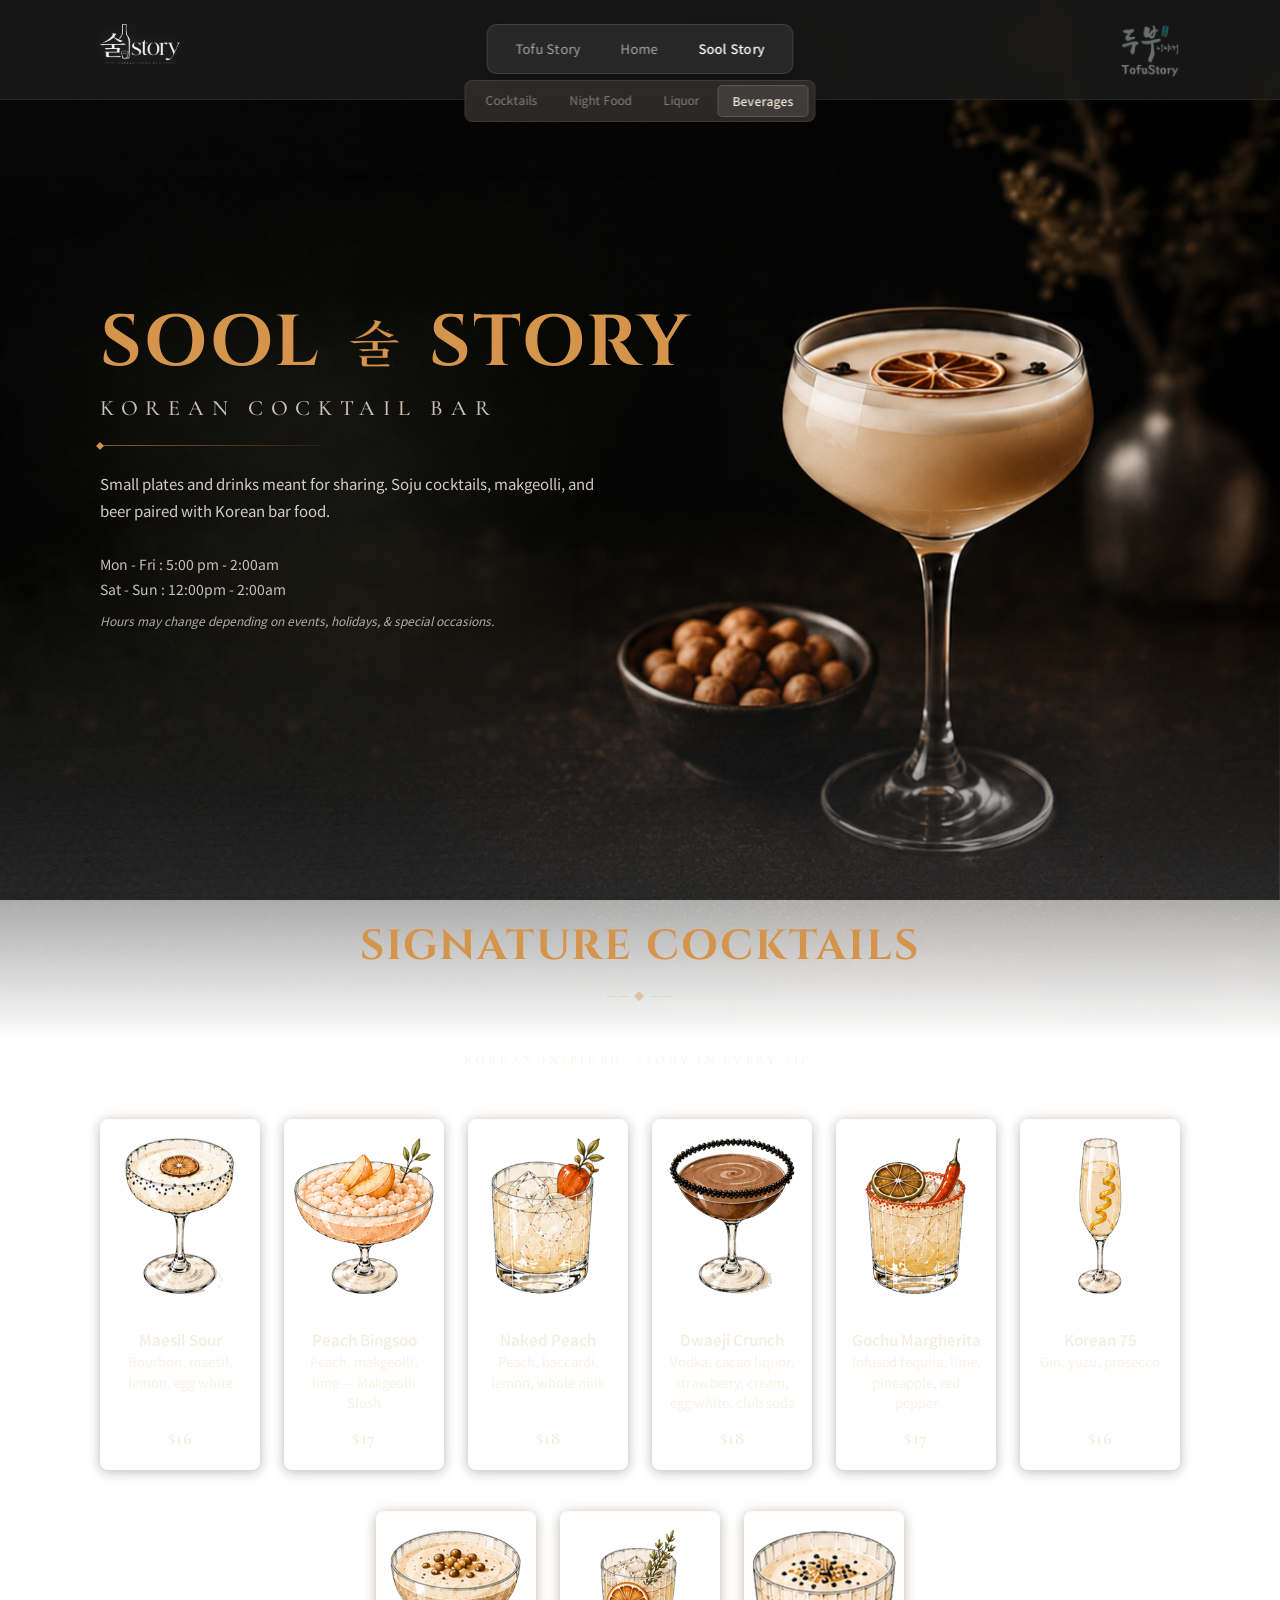
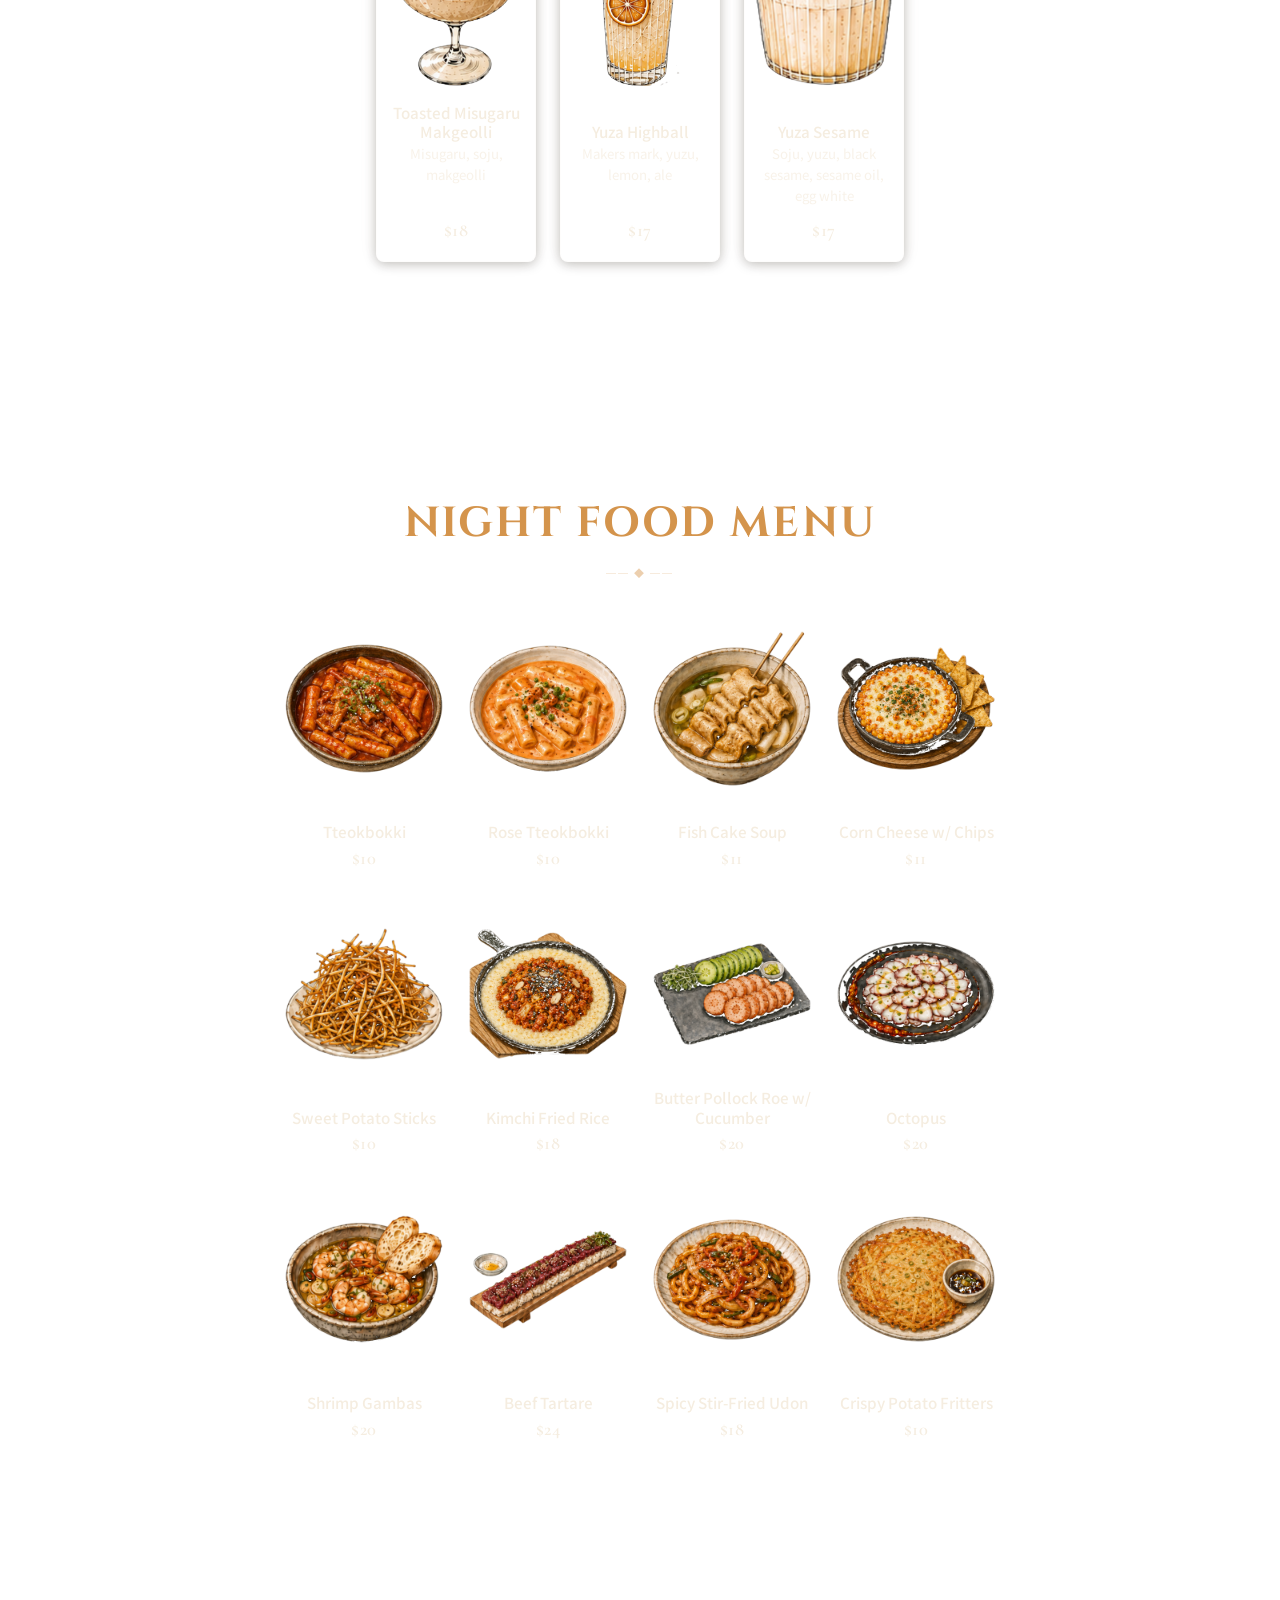
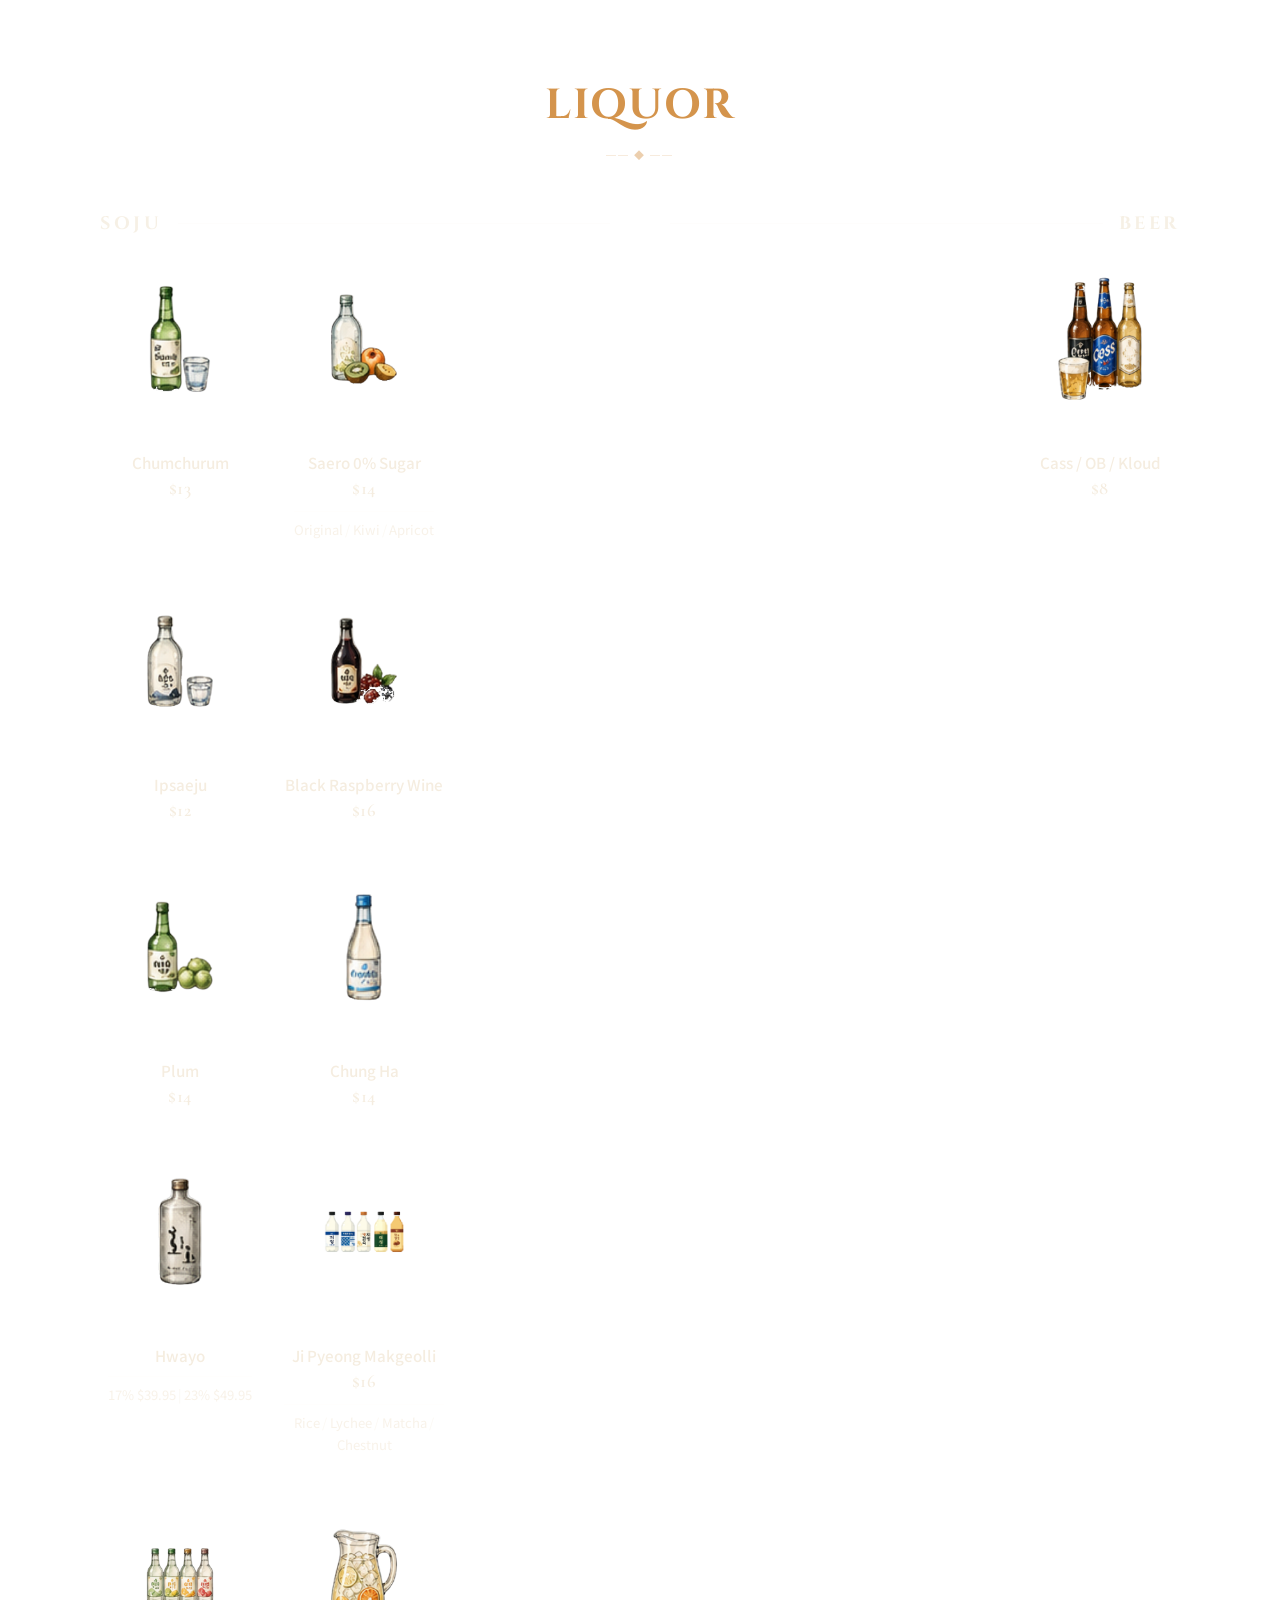
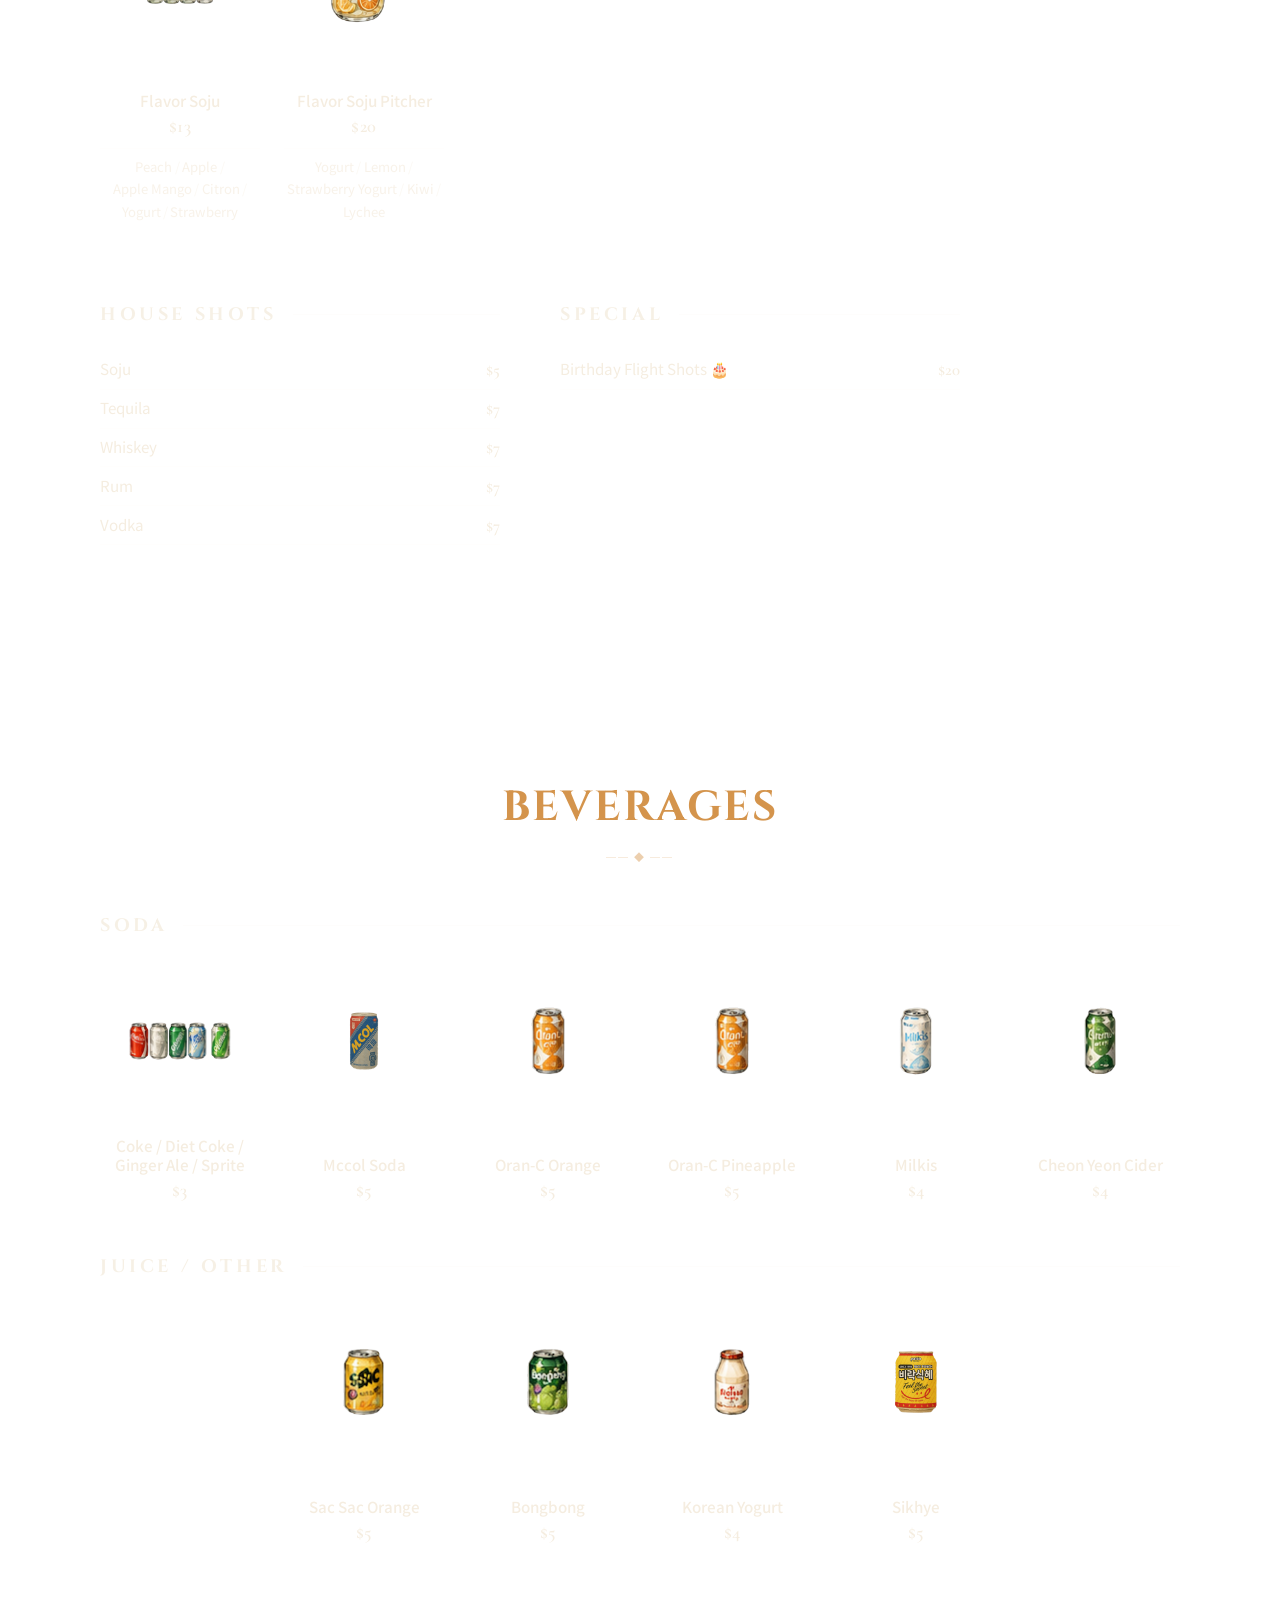
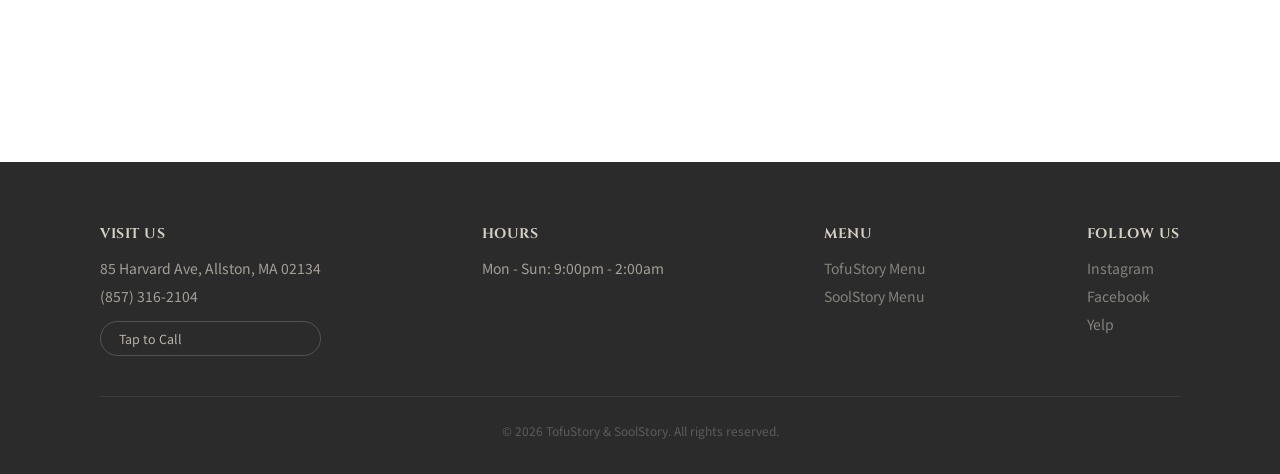
<file: landing/sool-menu.html>
<!DOCTYPE html>
<html lang="en">
<head>
  <meta charset="UTF-8">
  <meta name="viewport" content="width=device-width, initial-scale=1.0">
  <title>SoolStory — Menu</title>
  <link rel="preconnect" href="https://fonts.googleapis.com">
  <link rel="preconnect" href="https://fonts.gstatic.com" crossorigin>
  <link href="https://fonts.googleapis.com/css2?family=Cinzel:wght@400;700;900&family=Cormorant+Garamond:wght@300;400;500;600;700&family=Nanum+Brush+Script&family=Noto+Sans+KR:wght@300;400;500&display=swap" rel="stylesheet">
  <link rel="stylesheet" href="sool-menu.css">
</head>
<body>

  <!-- Background texture -->
  <div class="bg-texture"></div>

  <!-- Full-width nav background -->
  <div class="nav-backdrop"></div>

  <!-- Header Logos -->
  <header class="menu-header">
    <div class="header-logo header-logo--sool">
      <img src="assets/soolstory-logo.png" alt="SoolStory">
    </div>
    <div class="header-logo header-logo--tofu">
      <img src="assets/tofustory-logo.png" alt="TofuStory">
    </div>
  </header>

  <!-- Floating Navigation -->
  <nav class="floating-nav">
    <div class="nav-bar">
      <div class="nav-bar-inner">
        <a href="tofu-menu.html" class="nav-link">Tofu Story</a>
        <a href="index.html" class="nav-link">Home</a>
        <a href="sool-menu.html" class="nav-link active">Sool Story</a>
      </div>
    </div>
    <div class="sub-nav">
      <div class="sub-nav-scroll">
        <a href="#soju-cocktails" class="sub-link active">Cocktails</a>
        <a href="#night-food" class="sub-link">Night Food</a>
        <a href="#drinks" class="sub-link">Liquor</a>
        <a href="#beverages" class="sub-link">Beverages</a>
      </div>
    </div>
  </nav>

  <main class="menu-main">

    <!-- Landing: Hero + First Section -->
    <div class="landing-section">

      <!-- Hero -->
      <div class="hero-text">
        <div class="hero-overlay">
          <h1 class="hero-title">SOOL <img src="assets/sool-sul.png" alt="술" class="hero-title-kr-img"> STORY</h1>
          <p class="hero-subtitle">KOREAN COCKTAIL BAR</p>
          <div class="hero-divider"><span class="hero-diamond">◆</span></div>
          <p class="hero-desc">Small plates and drinks meant for sharing. Soju cocktails, makgeolli, and beer paired with Korean bar food.</p>
          <div class="hero-hours">
            <p>Mon - Fri : 5:00 pm - 2:00am</p>
            <p>Sat - Sun : 12:00pm - 2:00am</p>
            <p class="hero-hours-note"><em>Hours may change depending on events, holidays, & special occasions.</em></p>
          </div>
        </div>
      </div>

      <!-- ==================== SIGNATURE COCKTAILS ==================== -->
      <section class="menu-section" id="soju-cocktails">
        <div class="section-heading"><span>SIGNATURE COCKTAILS</span></div>
        <p class="section-tagline">KOREAN INSPIRED. STORY IN EVERY SIP.</p>

        <div class="menu-row">
          <div class="menu-item">
            <div class="item-image">
              <img src="assets/sool/89.png" alt="Maesil Sour">
            </div>
            <p class="item-name">Maesil Sour</p>
            <p class="item-desc">Bourbon, maesil, lemon, egg white</p>
            <p class="item-price">$16</p>
          </div>
          <div class="menu-item">
            <div class="item-image">
              <img src="assets/sool/88.png" alt="Peach Bingsoo">
            </div>
            <p class="item-name">Peach Bingsoo</p>
            <p class="item-desc">Peach, makgeolli, lime — Makgeolli Slush</p>
            <p class="item-price">$17</p>
          </div>
          <div class="menu-item">
            <div class="item-image">
              <img src="assets/sool/87.png" alt="Naked Peach">
            </div>
            <p class="item-name">Naked Peach</p>
            <p class="item-desc">Peach, baccardi, lemon, whole milk</p>
            <p class="item-price">$18</p>
          </div>
          <div class="menu-item">
            <div class="item-image">
              <img src="assets/sool/86.png" alt="Dwaeji Crunch">
            </div>
            <p class="item-name">Dwaeji Crunch</p>
            <p class="item-desc">Vodka, cacao liquor, strawberry, cream, egg white, club soda</p>
            <p class="item-price">$18</p>
          </div>
          <div class="menu-item">
            <div class="item-image">
              <img src="assets/sool/85.png" alt="Gochu Margherita">
            </div>
            <p class="item-name">Gochu Margherita</p>
            <p class="item-desc">Infused tequila, lime, pineapple, red pepper</p>
            <p class="item-price">$17</p>
          </div>
          <div class="menu-item">
            <div class="item-image">
              <img src="assets/sool/84.png" alt="Korean 75">
            </div>
            <p class="item-name">Korean 75</p>
            <p class="item-desc">Gin, yuzu, prosecco</p>
            <p class="item-price">$16</p>
          </div>
          <div class="menu-item">
            <div class="item-image">
              <img src="assets/sool/83.png" alt="Toasted Misugaru Makgeolli">
            </div>
            <p class="item-name">Toasted Misugaru Makgeolli</p>
            <p class="item-desc">Misugaru, soju, makgeolli</p>
            <p class="item-price">$18</p>
          </div>
          <div class="menu-item">
            <div class="item-image">
              <img src="assets/sool/82.png" alt="Yuza Highball">
            </div>
            <p class="item-name">Yuza Highball</p>
            <p class="item-desc">Makers mark, yuzu, lemon, ale</p>
            <p class="item-price">$17</p>
          </div>
          <div class="menu-item">
            <div class="item-image">
              <img src="assets/sool/81.png" alt="Yuza Sesame">
            </div>
            <p class="item-name">Yuza Sesame</p>
            <p class="item-desc">Soju, yuzu, black sesame, sesame oil, egg white</p>
            <p class="item-price">$17</p>
          </div>
        </div>
      </section>

      <!-- ==================== NIGHT FOOD MENU ==================== -->
      <section class="menu-section" id="night-food">
        <div class="section-heading"><span>NIGHT FOOD MENU</span></div>

        <div class="menu-row">
          <div class="menu-item">
            <div class="item-image">
              <img src="assets/sool/102.png" alt="Tteokbokki">
            </div>
            <p class="item-name">Tteokbokki</p>
            <p class="item-price">$10</p>
          </div>
          <div class="menu-item">
            <div class="item-image">
              <img src="assets/sool/101.png" alt="Rose Tteokbokki">
            </div>
            <p class="item-name">Rose Tteokbokki</p>
            <p class="item-price">$10</p>
          </div>
          <div class="menu-item">
            <div class="item-image">
              <img src="assets/sool/100.png" alt="Fish Cake Soup">
            </div>
            <p class="item-name">Fish Cake Soup</p>
            <p class="item-price">$11</p>
          </div>
          <div class="menu-item">
            <div class="item-image">
              <img src="assets/sool/99.png" alt="Corn Cheese">
            </div>
            <p class="item-name">Corn Cheese w/ Chips</p>
            <p class="item-price">$11</p>
          </div>
          <div class="menu-item">
            <div class="item-image">
              <img src="assets/sool/98.png" alt="Sweet Potato Sticks">
            </div>
            <p class="item-name">Sweet Potato Sticks</p>
            <p class="item-price">$10</p>
          </div>
          <div class="menu-item">
            <div class="item-image">
              <img src="assets/sool/97.png" alt="Kimchi Fried Rice">
            </div>
            <p class="item-name">Kimchi Fried Rice</p>
            <p class="item-price">$18</p>
          </div>
          <div class="menu-item">
            <div class="item-image">
              <img src="assets/sool/96.png" alt="Butter Pollock Roe">
            </div>
            <p class="item-name">Butter Pollock Roe w/ Cucumber</p>
            <p class="item-price">$20</p>
          </div>
          <div class="menu-item">
            <div class="item-image">
              <img src="assets/sool/93.png" alt="Octopus">
            </div>
            <p class="item-name">Octopus</p>
            <p class="item-price">$20</p>
          </div>
          <div class="menu-item">
            <div class="item-image">
              <img src="assets/sool/92.png" alt="Shrimp Gambas">
            </div>
            <p class="item-name">Shrimp Gambas</p>
            <p class="item-price">$20</p>
          </div>
          <div class="menu-item">
            <div class="item-image">
              <img src="assets/sool/91.png" alt="Beef Tartare">
            </div>
            <p class="item-name">Beef Tartare</p>
            <p class="item-price">$24</p>
          </div>
          <div class="menu-item">
            <div class="item-image">
              <img src="assets/sool/90.png" alt="Spicy Stir-Fried Udon">
            </div>
            <p class="item-name">Spicy Stir-Fried Udon</p>
            <p class="item-price">$18</p>
          </div>
          <div class="menu-item">
            <div class="item-image">
              <img src="assets/sool/95.png" alt="Crispy Potato Fritters">
            </div>
            <p class="item-name">Crispy Potato Fritters</p>
            <p class="item-price">$10</p>
          </div>
        </div>
      </section>

    </div>

    <!-- Drinks -->
    <div class="menu-sections-wrapper">

      <!-- ==================== LIQUOR ==================== -->
      <section class="menu-section" id="drinks">
        <div class="section-heading"><span>LIQUOR</span></div>

        <div class="drinks-split">
          <!-- Soju -->
          <div class="drinks-group drinks-group--left">
            <h3 class="group-heading">SOJU</h3>
            <div class="menu-row">
              <div class="menu-item">
                <div class="item-image">
                  <img src="assets/menu/57.png" alt="Chum Churum">
                </div>
                <p class="item-name">Chumchurum</p>
                <p class="item-price">$13</p>
              </div>
              <div class="menu-item">
                <div class="item-image">
                  <img src="assets/menu/56.png" alt="Saero">
                </div>
                <p class="item-name">Saero 0% Sugar</p>
                <p class="item-price">$14</p>
                <div class="item-options">
                  <span class="item-option">Original</span>
                  <span class="item-option-divider">/</span>
                  <span class="item-option">Kiwi</span>
                  <span class="item-option-divider">/</span>
                  <span class="item-option">Apricot</span>
                </div>
              </div>
              <div class="menu-item">
                <div class="item-image">
                  <img src="assets/menu/55.png" alt="Bohae Ipsaeju">
                </div>
                <p class="item-name">Ipsaeju</p>
                <p class="item-price">$12</p>
              </div>
              <div class="menu-item">
                <div class="item-image">
                  <img src="assets/menu/58.png" alt="Bohae Bokbunja">
                </div>
                <p class="item-name">Black Raspberry Wine</p>
                <p class="item-price">$16</p>
              </div>
              <div class="menu-item">
                <div class="item-image">
                  <img src="assets/menu/59.png" alt="Soon Hari Plum">
                </div>
                <p class="item-name">Plum</p>
                <p class="item-price">$14</p>
              </div>
              <div class="menu-item">
                <div class="item-image">
                  <img src="assets/menu/60.png" alt="Chungha">
                </div>
                <p class="item-name">Chung Ha</p>
                <p class="item-price">$14</p>
              </div>
              <div class="menu-item">
                <div class="item-image">
                  <img src="assets/menu/62.png" alt="Hwayo">
                </div>
                <p class="item-name">Hwayo</p>
                <div class="item-options">
                  <span class="item-option">17% $39.95</span>
                  <span class="item-option-divider">|</span>
                  <span class="item-option">23% $49.95</span>
                </div>
              </div>
              <div class="menu-item">
                <div class="item-image makgeolli-group-image">
                  <img src="assets/menu/124.png" alt="Ji Pyeong Makgeolli">
                </div>
                <p class="item-name">Ji Pyeong Makgeolli</p>
                <p class="item-price">$16</p>
                <div class="item-options">
                  <span class="item-option">Rice</span>
                  <span class="item-option-divider">/</span>
                  <span class="item-option">Lychee</span>
                  <span class="item-option-divider">/</span>
                  <span class="item-option">Matcha</span>
                  <span class="item-option-divider">/</span>
                  <span class="item-option">Chestnut</span>
                </div>
              </div>
              <div class="menu-item">
                <div class="item-image">
                  <img src="assets/menu/63.png" alt="Flavor Soju">
                </div>
                <p class="item-name">Flavor Soju</p>
                <p class="item-price">$13</p>
                <div class="item-options">
                  <span class="item-option">Peach</span>
                  <span class="item-option-divider">/</span>
                  <span class="item-option">Apple</span>
                  <span class="item-option-divider">/</span>
                  <span class="item-option">Apple Mango</span>
                  <span class="item-option-divider">/</span>
                  <span class="item-option">Citron</span>
                  <span class="item-option-divider">/</span>
                  <span class="item-option">Yogurt</span>
                  <span class="item-option-divider">/</span>
                  <span class="item-option">Strawberry</span>
                </div>
              </div>
              <div class="menu-item">
                <div class="item-image">
                  <img src="assets/menu/64.png" alt="Flavor Soju Pitcher">
                </div>
                <p class="item-name">Flavor Soju Pitcher</p>
                <p class="item-price">$20</p>
                <div class="item-options">
                  <span class="item-option">Yogurt</span>
                  <span class="item-option-divider">/</span>
                  <span class="item-option">Lemon</span>
                  <span class="item-option-divider">/</span>
                  <span class="item-option">Strawberry Yogurt</span>
                  <span class="item-option-divider">/</span>
                  <span class="item-option">Kiwi</span>
                  <span class="item-option-divider">/</span>
                  <span class="item-option">Lychee</span>
                </div>
              </div>
            </div>
          </div>

          <!-- Beer -->
          <div class="drinks-group drinks-group--right">
            <h3 class="group-heading group-heading--right">BEER</h3>
            <div class="menu-row">
              <div class="menu-item">
                <div class="item-image beer-group-image">
                  <img src="assets/menu/65.png" alt="Beer">
                </div>
                <p class="item-name">Cass / OB / Kloud</p>
                <p class="item-price">$8</p>
              </div>
            </div>
          </div>
        </div>

        <!-- House Shots & Special -->
        <div class="shots-section">
          <div class="shots-columns">
            <div class="shots-col">
              <h3 class="group-heading">HOUSE SHOTS</h3>
              <ul class="house-shots-list">
                <li><span class="shot-name">Soju</span><span class="shot-price">$5</span></li>
                <li><span class="shot-name">Tequila</span><span class="shot-price">$7</span></li>
                <li><span class="shot-name">Whiskey</span><span class="shot-price">$7</span></li>
                <li><span class="shot-name">Rum</span><span class="shot-price">$7</span></li>
                <li><span class="shot-name">Vodka</span><span class="shot-price">$7</span></li>
              </ul>
            </div>
            <div class="shots-col">
              <h3 class="group-heading">SPECIAL</h3>
              <ul class="house-shots-list">
                <li><span class="shot-name">Birthday Flight Shots 🎂</span><span class="shot-price">$20</span></li>
              </ul>
            </div>
          </div>
        </div>

      </section>

      <!-- ==================== BEVERAGES ==================== -->
      <section class="menu-section" id="beverages">
        <div class="section-heading"><span>BEVERAGES</span></div>

        <!-- Soda -->
        <div class="soft-drinks-section" style="margin-top: 0;">
          <h3 class="group-heading">SODA</h3>
          <div class="menu-row">
            <div class="menu-item">
              <div class="item-image soda-group-image"><img src="assets/menu/72.png" alt="Soda"></div>
              <p class="item-name">Coke / Diet Coke / Ginger Ale / Sprite</p>
              <p class="item-price">$3</p>
            </div>
            <div class="menu-item">
              <div class="item-image"><img src="assets/menu/68.png" alt="Mccol Soda"></div>
              <p class="item-name">Mccol Soda</p>
              <p class="item-price">$5</p>
            </div>
            <div class="menu-item">
              <div class="item-image"><img src="assets/menu/76.png" alt="Oran-C Orange"></div>
              <p class="item-name">Oran-C Orange</p>
              <p class="item-price">$5</p>
            </div>
            <div class="menu-item">
              <div class="item-image"><img src="assets/menu/75.png" alt="Oran-C Pineapple"></div>
              <p class="item-name">Oran-C Pineapple</p>
              <p class="item-price">$5</p>
            </div>
            <div class="menu-item">
              <div class="item-image"><img src="assets/menu/74.png" alt="Milkis"></div>
              <p class="item-name">Milkis</p>
              <p class="item-price">$4</p>
            </div>
            <div class="menu-item">
              <div class="item-image"><img src="assets/menu/73.png" alt="Cheon Yeon Cider"></div>
              <p class="item-name">Cheon Yeon Cider</p>
              <p class="item-price">$4</p>
            </div>
          </div>
        </div>

        <!-- Juice / Other -->
        <div class="soft-drinks-section">
          <h3 class="group-heading">JUICE / OTHER</h3>
          <div class="menu-row">
            <div class="menu-item">
              <div class="item-image"><img src="assets/menu/80.png" alt="Sac Sac Orange"></div>
              <p class="item-name">Sac Sac Orange</p>
              <p class="item-price">$5</p>
            </div>
            <div class="menu-item">
              <div class="item-image"><img src="assets/menu/79.png" alt="Bongbong"></div>
              <p class="item-name">Bongbong</p>
              <p class="item-price">$5</p>
            </div>
            <div class="menu-item">
              <div class="item-image"><img src="assets/menu/78.png" alt="Korean Yogurt"></div>
              <p class="item-name">Korean Yogurt</p>
              <p class="item-price">$4</p>
            </div>
            <div class="menu-item">
              <div class="item-image"><img src="assets/menu/77.png" alt="Sikhye"></div>
              <p class="item-name">Sikhye</p>
              <p class="item-price">$5</p>
            </div>
          </div>
        </div>
      </section>

    </div>

  </main>

  <!-- Footer -->
  <footer class="site-footer">
    <div class="footer-inner">
      <div class="footer-col">
        <h4 class="footer-heading">Visit Us</h4>
        <p>85 Harvard Ave, Allston, MA 02134</p>
        <p>(857) 316-2104</p>
        <a href="tel:+18573162104" class="footer-call-btn">Tap to Call</a>
      </div>
      <div class="footer-col">
        <h4 class="footer-heading">Hours</h4>
        <p>Mon - Sun: 9:00pm - 2:00am</p>
      </div>
      <div class="footer-col">
        <h4 class="footer-heading">Menu</h4>
        <a href="tofu-menu.html" class="footer-link">TofuStory Menu</a>
        <a href="sool-menu.html" class="footer-link">SoolStory Menu</a>
      </div>
      <div class="footer-col">
        <h4 class="footer-heading">Follow Us</h4>
        <div class="footer-social">
          <a href="#" class="footer-link">Instagram</a>
          <a href="#" class="footer-link">Facebook</a>
          <a href="#" class="footer-link">Yelp</a>
        </div>
      </div>
    </div>
    <div class="footer-bottom">
      <p>&copy; 2026 TofuStory & SoolStory. All rights reserved.</p>
    </div>
  </footer>

  <script>
    const sections = document.querySelectorAll('.menu-section');
    const subLinks = document.querySelectorAll('.sub-link');

    const observerOptions = {
      root: null,
      rootMargin: '-200px 0px -60% 0px',
      threshold: 0
    };

    const observer = new IntersectionObserver((entries) => {
      entries.forEach(entry => {
        if (entry.isIntersecting) {
          const id = entry.target.id;
          subLinks.forEach(link => {
            link.classList.toggle('active', link.getAttribute('href') === '#' + id);
          });
        }
      });
    }, observerOptions);

    sections.forEach(section => {
      if (section.id) observer.observe(section);
    });

    document.querySelectorAll('.sub-link').forEach(link => {
      link.addEventListener('click', (e) => {
        e.preventDefault();
        const target = document.querySelector(link.getAttribute('href'));
        if (target) {
          const offset = 140;
          const top = target.getBoundingClientRect().top + window.pageYOffset - offset;
          window.scrollTo({ top, behavior: 'smooth' });
        }
      });
    });
  </script>

</body>
</html>
</file>
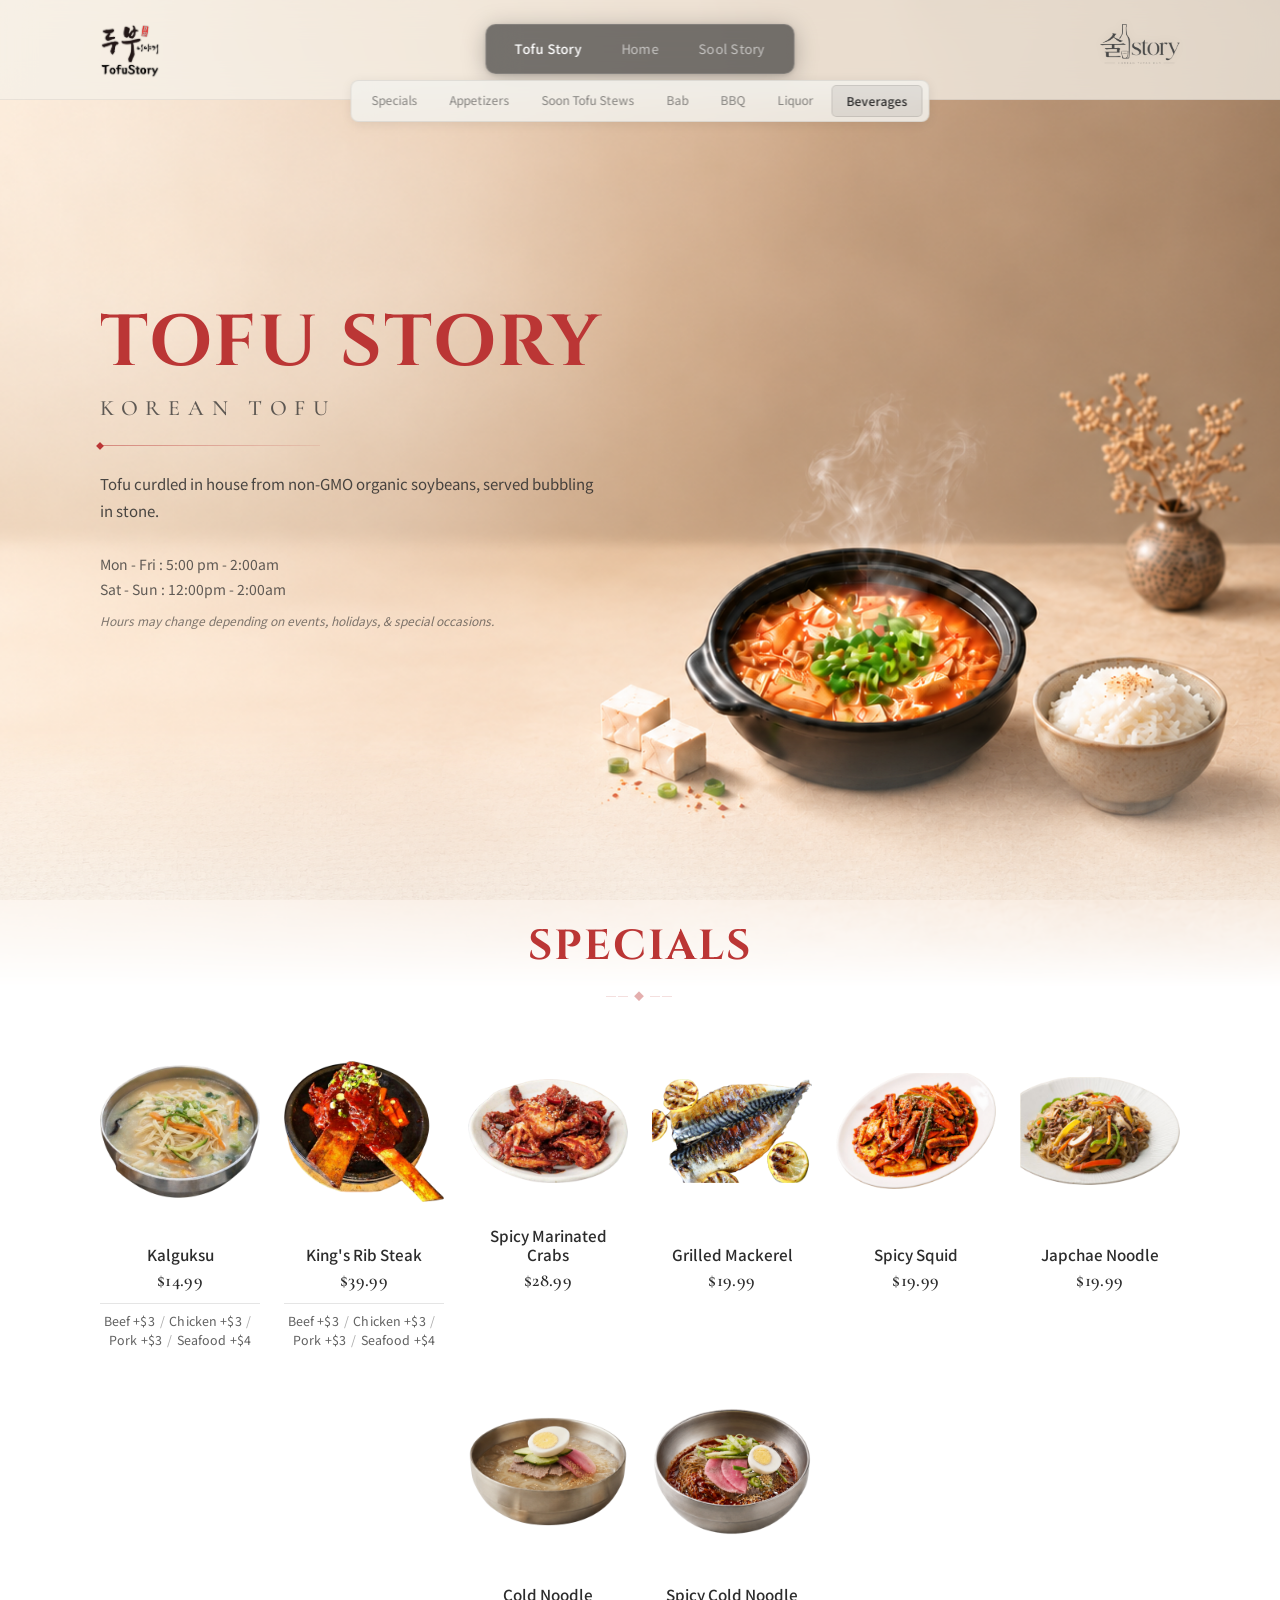
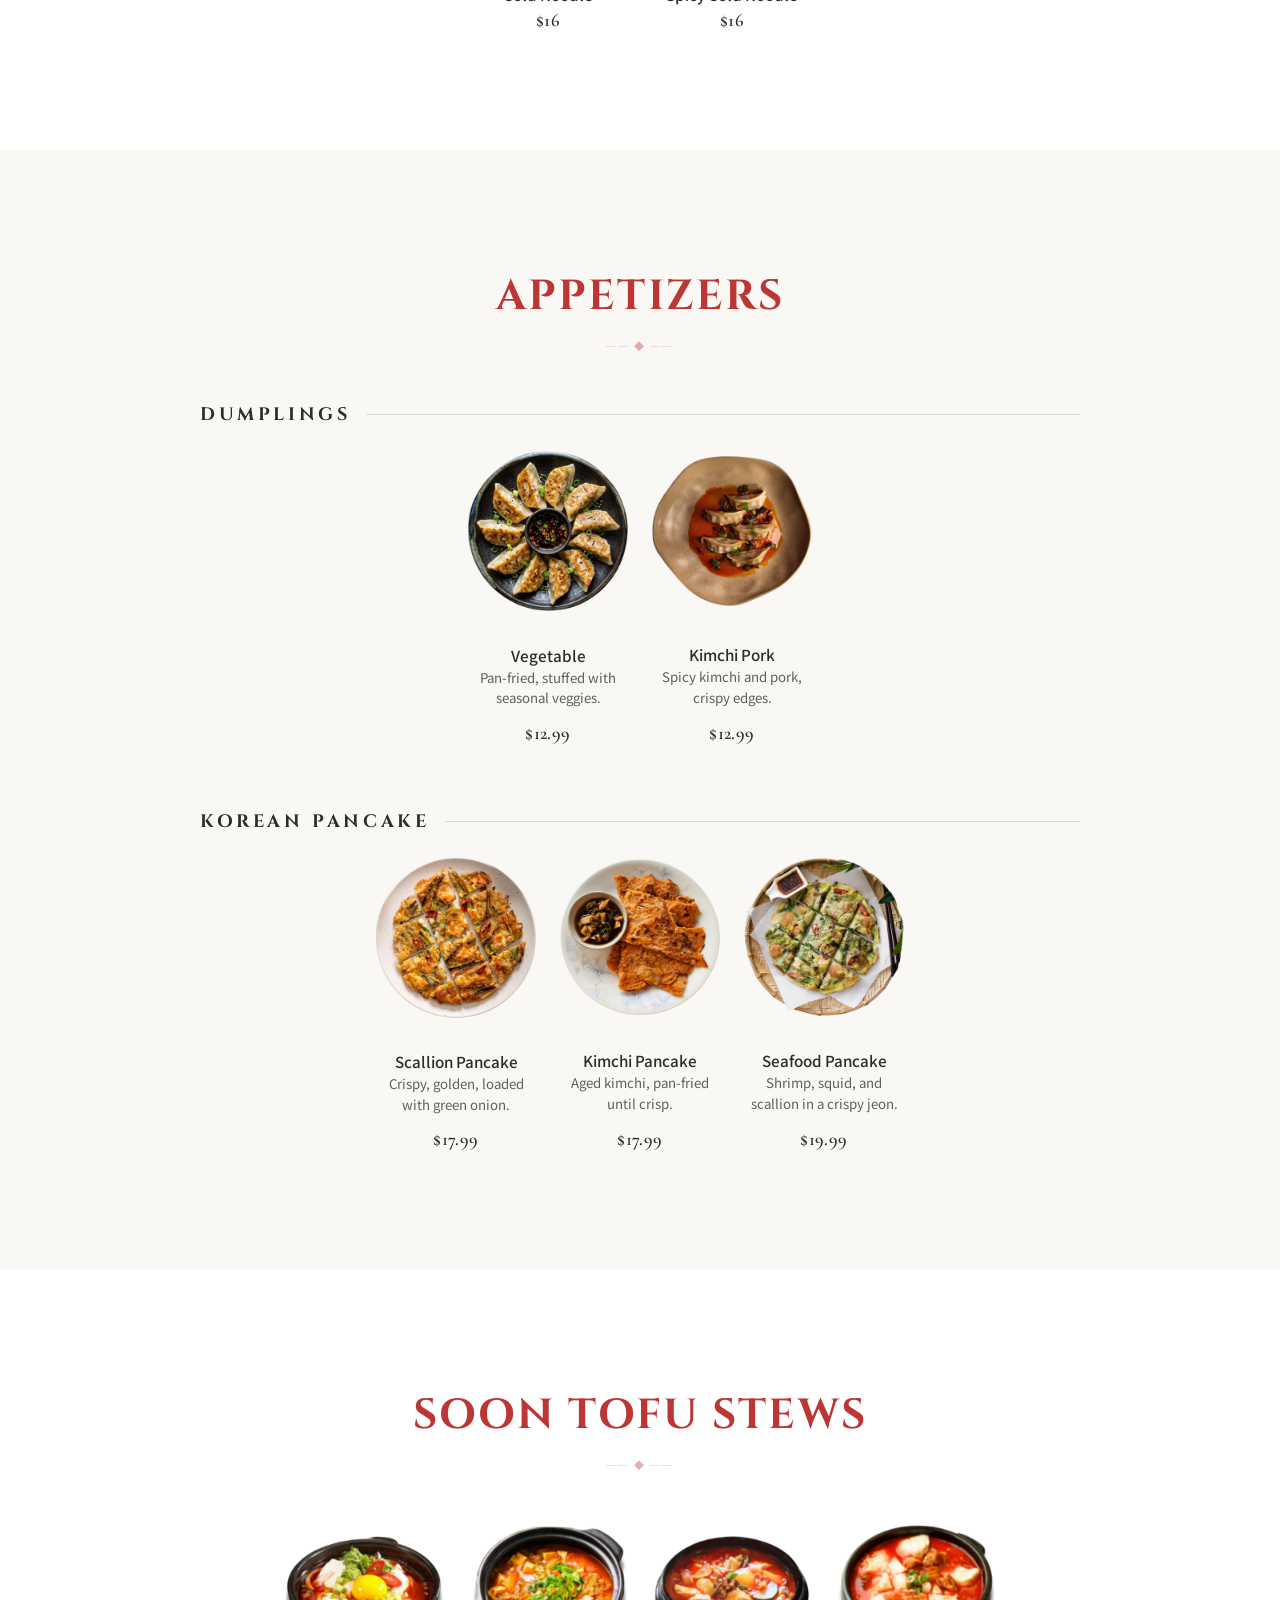
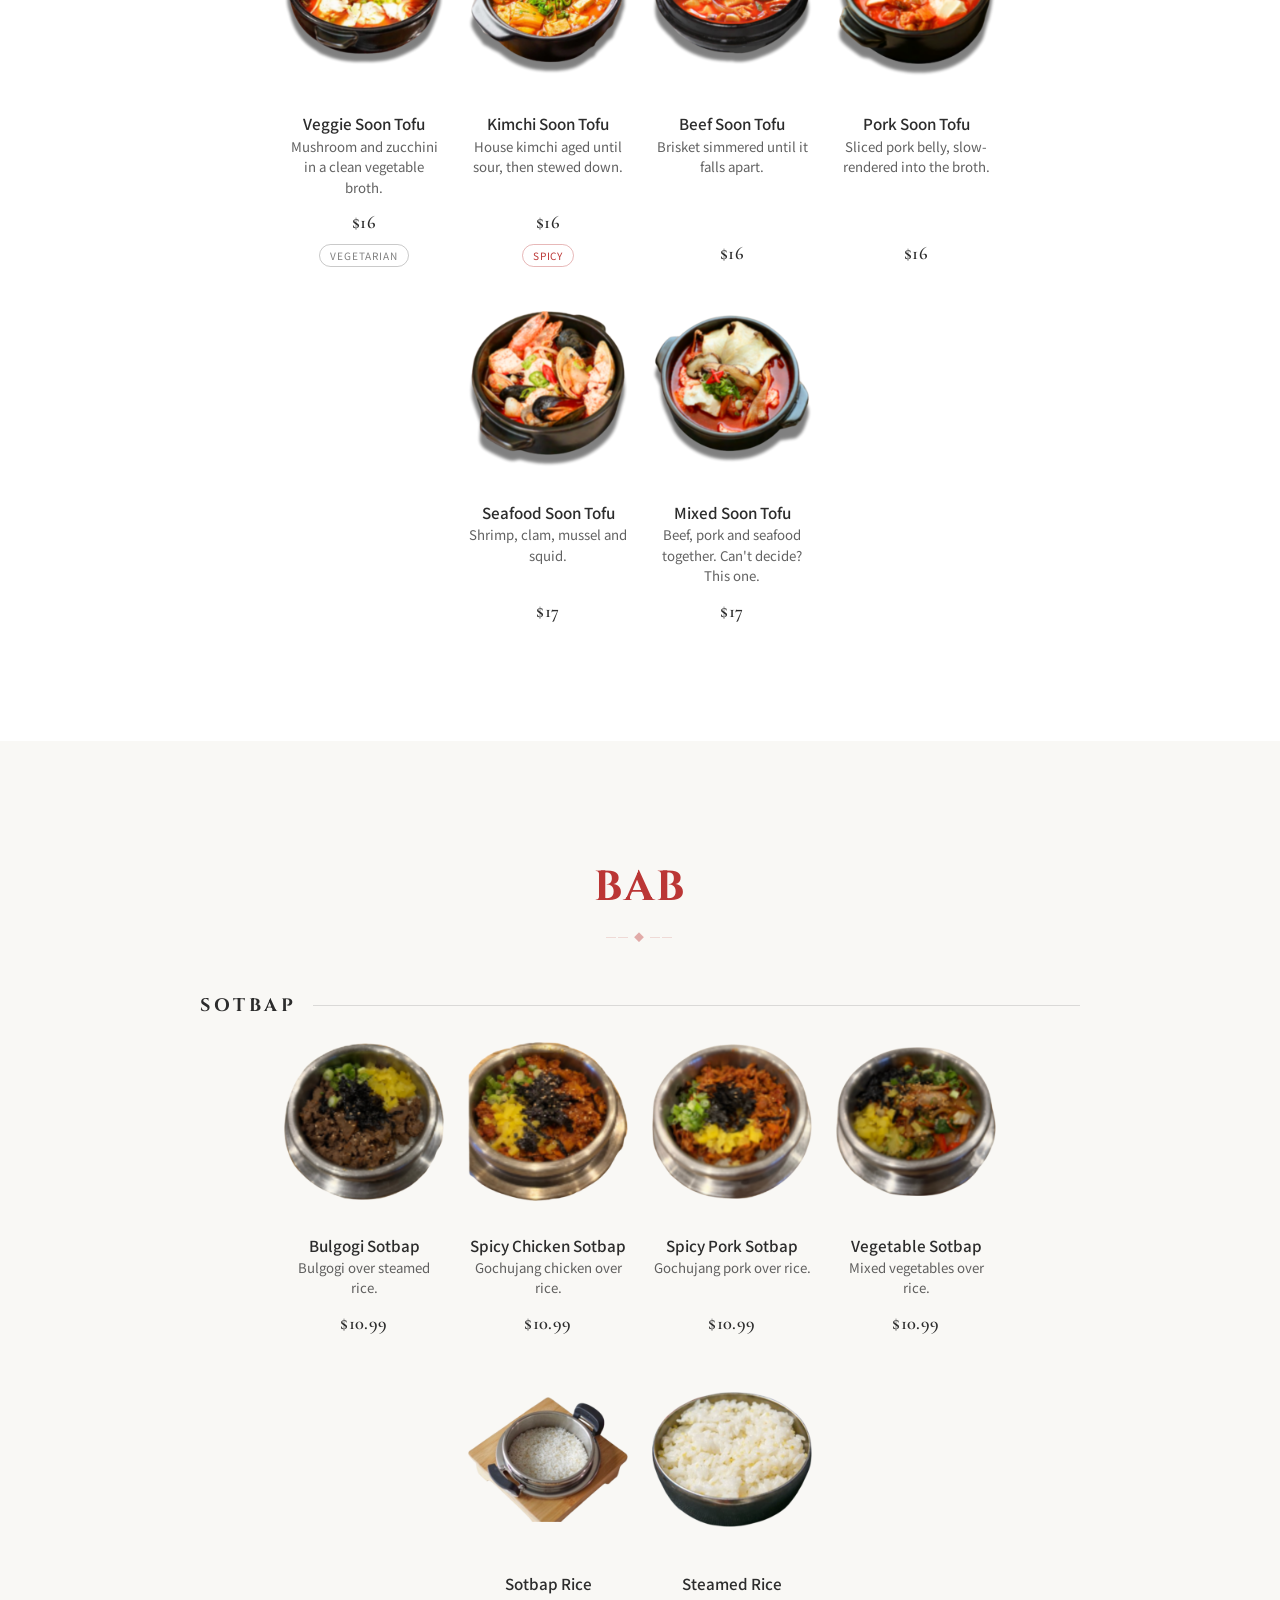
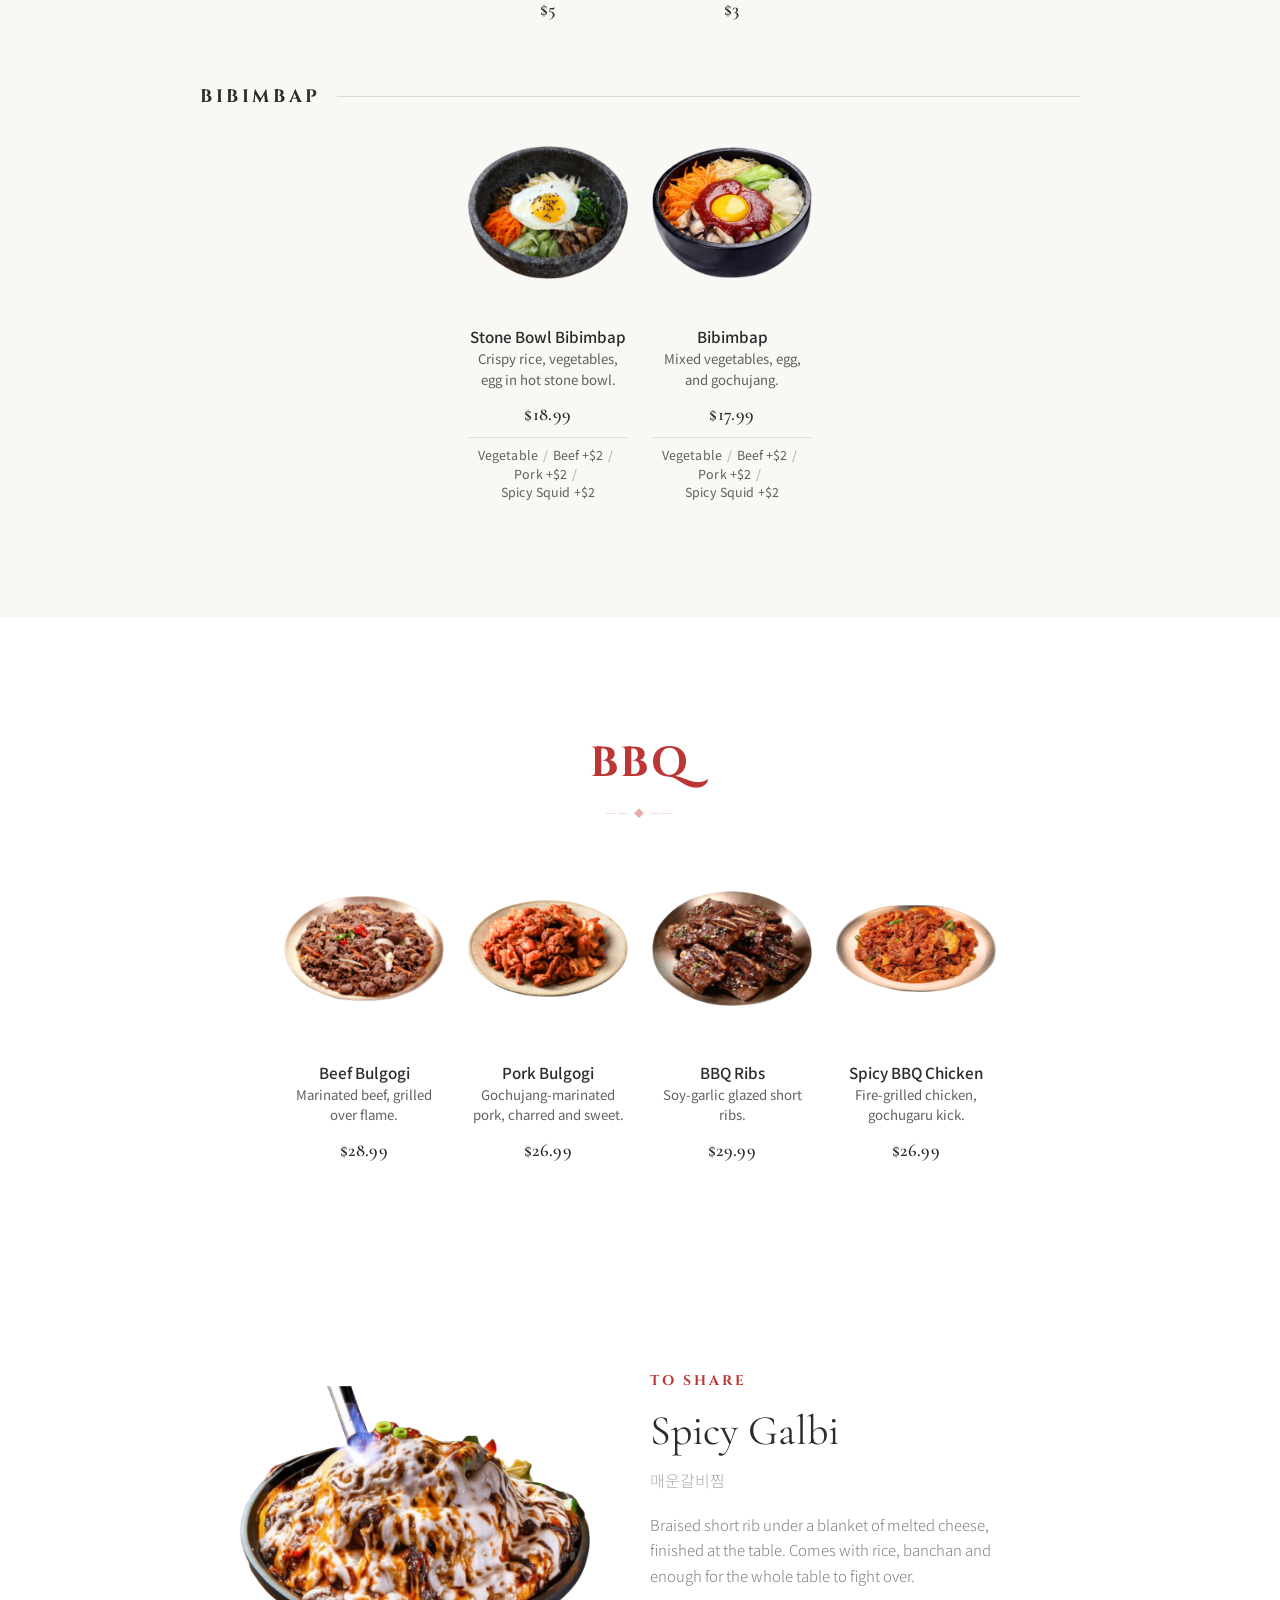
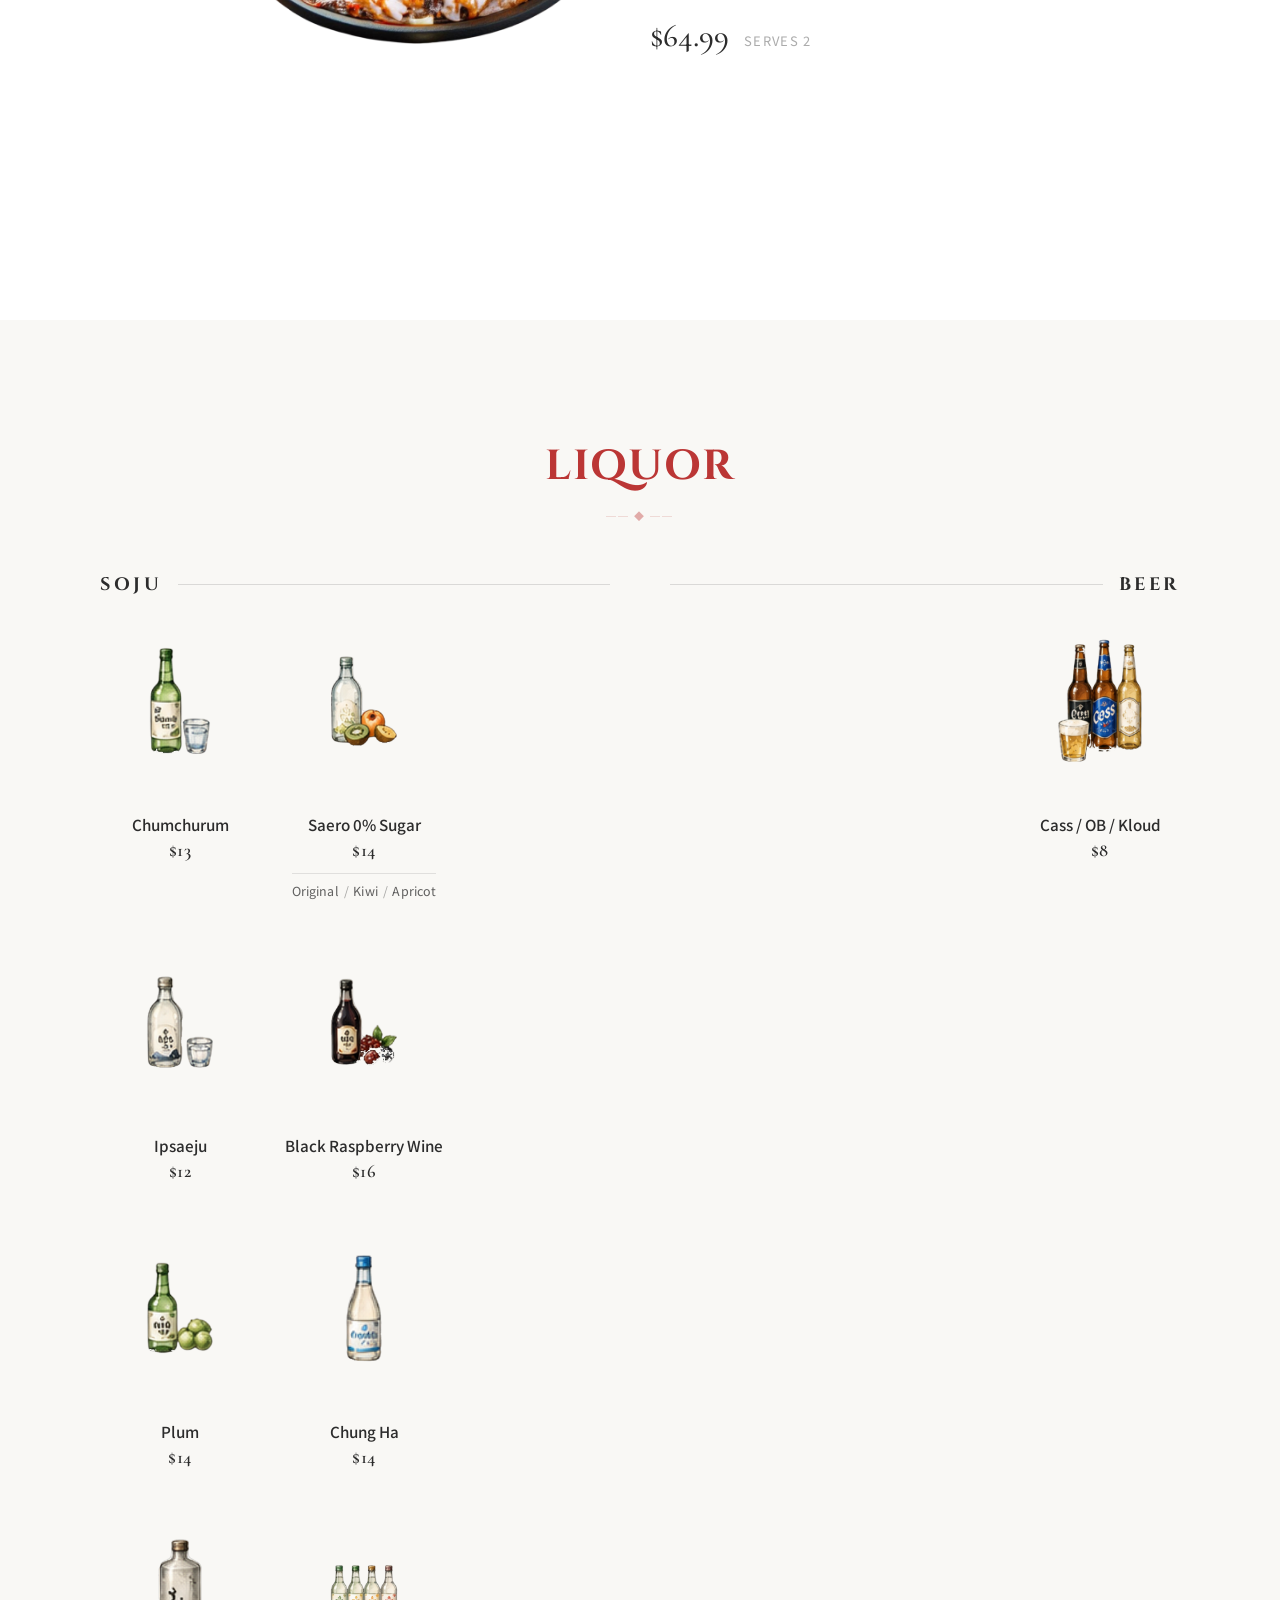
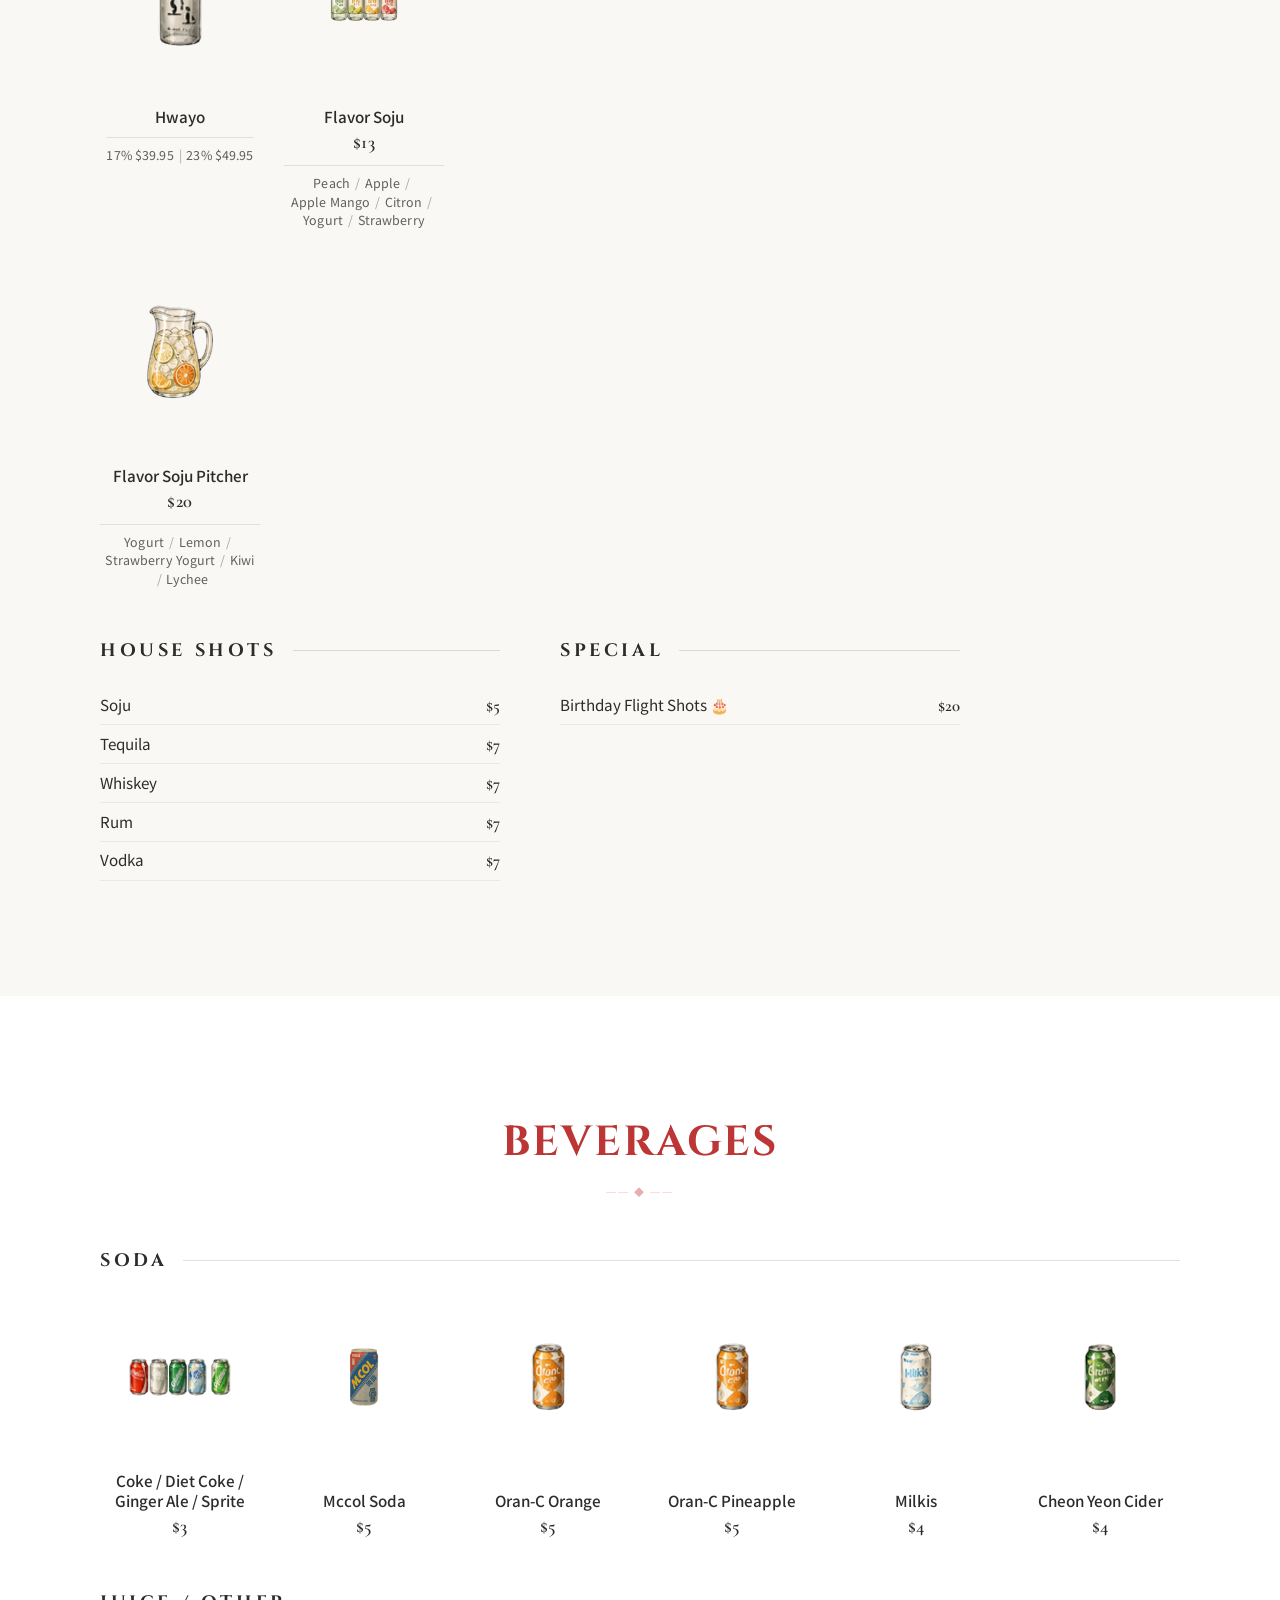
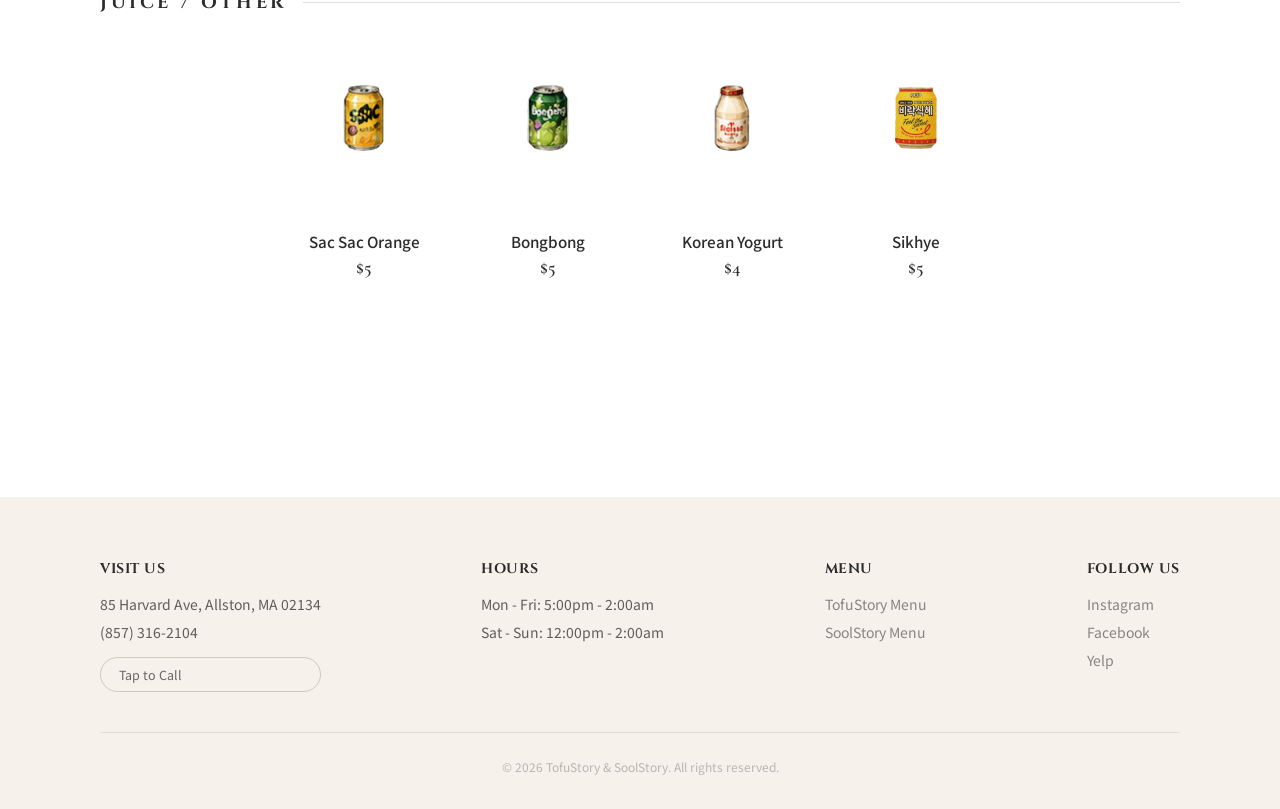
<file: landing/tofu-menu.html>
<!DOCTYPE html>
<html lang="en">
<head>
  <meta charset="UTF-8">
  <meta name="viewport" content="width=device-width, initial-scale=1.0">
  <title>TofuStory — Menu</title>
  <link rel="preconnect" href="https://fonts.googleapis.com">
  <link rel="preconnect" href="https://fonts.gstatic.com" crossorigin>
  <link href="https://fonts.googleapis.com/css2?family=Cinzel:wght@400;700;900&family=Cormorant+Garamond:wght@300;400;500;600;700&family=Noto+Sans+KR:wght@300;400;500&display=swap" rel="stylesheet">
  <link rel="stylesheet" href="tofu-menu.css">
</head>
<body>

  <!-- Background texture -->
  <div class="bg-texture"></div>

  <!-- Full-width nav background -->
  <div class="nav-backdrop"></div>

  <!-- Header Logos -->
  <header class="menu-header">
    <div class="header-logo header-logo--tofu">
      <img src="assets/tofustory-logo.png" alt="TofuStory">
    </div>
    <div class="header-logo header-logo--sool">
      <img src="assets/soolstory-logo.png" alt="SoolStory">
    </div>
  </header>

  <!-- Floating Navigation -->
  <nav class="floating-nav">
    <div class="nav-bar">
      <div class="nav-bar-inner">
        <a href="tofu-menu.html" class="nav-link active">Tofu Story</a>
        <a href="index.html" class="nav-link">Home</a>
        <a href="sool-menu.html" class="nav-link">Sool Story</a>
      </div>
    </div>
    <div class="sub-nav">
      <div class="sub-nav-scroll">
        <a href="#new-items" class="sub-link active">Specials</a>
        <a href="#appetizers" class="sub-link">Appetizers</a>
        <a href="#soon-tofu" class="sub-link">Soon Tofu Stews</a>
        <a href="#bab" class="sub-link">Bab</a>
        <a href="#bbq" class="sub-link">BBQ</a>
        <a href="#drinks" class="sub-link">Liquor</a>
        <a href="#beverages" class="sub-link">Beverages</a>
      </div>
    </div>
  </nav>

  <main class="menu-main">

    <!-- Landing: Contact + New Items -->
    <div class="landing-section">

      <!-- Hero -->
      <div class="hero-text">
        <div class="hero-overlay">
          <h1 class="hero-title">TOFU STORY</h1>
          <p class="hero-subtitle">KOREAN TOFU</p>
          <div class="hero-divider"><span class="hero-diamond">◆</span></div>
          <p class="hero-desc">Tofu curdled in house from non-GMO organic soybeans, served bubbling in stone.</p>
          <div class="hero-hours">
            <p>Mon - Fri : 5:00 pm - 2:00am</p>
            <p>Sat - Sun : 12:00pm - 2:00am</p>
            <p class="hero-hours-note"><em>Hours may change depending on events, holidays, & special occasions.</em></p>
          </div>
        </div>
      </div>

      <!-- ==================== NEW MENU ITEMS ==================== -->
      <section class="menu-section" id="new-items">
        <div class="section-heading"><span>SPECIALS</span></div>

        <div class="menu-row">
          <div class="menu-item">
            <div class="item-image">
              <img src="assets/menu/5.png" alt="Kalguksu">
            </div>
            <p class="item-name">Kalguksu</p>
            <p class="item-price">$14.99</p>
            <div class="item-options">
              <span class="item-option">Beef +$3</span>
              <span class="item-option-divider">/</span>
              <span class="item-option">Chicken +$3</span>
              <span class="item-option-divider">/</span>
              <span class="item-option">Pork +$3</span>
              <span class="item-option-divider">/</span>
              <span class="item-option">Seafood +$4</span>
            </div>
          </div>

          <div class="menu-item">
            <div class="item-image">
              <img src="assets/menu/6.png" alt="Kings Rib Steak">
            </div>
            <p class="item-name">King's Rib Steak</p>
            <p class="item-price">$39.99</p>
            <div class="item-options">
              <span class="item-option">Beef +$3</span>
              <span class="item-option-divider">/</span>
              <span class="item-option">Chicken +$3</span>
              <span class="item-option-divider">/</span>
              <span class="item-option">Pork +$3</span>
              <span class="item-option-divider">/</span>
              <span class="item-option">Seafood +$4</span>
            </div>
          </div>

          <div class="menu-item">
            <div class="item-image">
              <img src="assets/menu/52.png" alt="Spicy Marinated Crabs">
            </div>
            <p class="item-name">Spicy Marinated Crabs</p>
            <p class="item-price">$28.99</p>
          </div>
          <div class="menu-item">
            <div class="item-image">
              <img src="assets/menu/51.png" alt="Grilled Mackerel">
            </div>
            <p class="item-name">Grilled Mackerel</p>
            <p class="item-price">$19.99</p>
          </div>
          <div class="menu-item">
            <div class="item-image">
              <img src="assets/menu/53.png" alt="Spicy Squid">
            </div>
            <p class="item-name">Spicy Squid</p>
            <p class="item-price">$19.99</p>
          </div>
          <div class="menu-item">
            <div class="item-image">
              <img src="assets/menu/54.png" alt="Japchae Noodle">
            </div>
            <p class="item-name">Japchae Noodle</p>
            <p class="item-price">$19.99</p>
          </div>
          <div class="menu-item">
            <div class="item-image">
              <img src="assets/menu/90.png" alt="Cold Noodle">
            </div>
            <p class="item-name">Cold Noodle</p>
            <p class="item-price">$16</p>
          </div>
          <div class="menu-item">
            <div class="item-image">
              <img src="assets/menu/137.png" alt="Spicy Cold Noodle">
            </div>
            <p class="item-name">Spicy Cold Noodle</p>
            <p class="item-price">$16</p>
          </div>
        </div>
      </section>

    </div>

    <!-- Remaining sections -->
    <div class="menu-sections-wrapper">

      <!-- ==================== APPETIZERS ==================== -->
      <section class="menu-section" id="appetizers">
        <div class="section-heading"><span>APPETIZERS</span></div>

        <div class="appetizer-split">
          <!-- Dumplings -->
          <div class="appetizer-group">
            <h3 class="group-heading">DUMPLINGS</h3>
            <div class="menu-row">
              <div class="menu-item">
                <div class="item-image">
                  <img src="assets/menu/7.png" alt="Vegetable Dumplings">
                </div>
                <p class="item-name">Vegetable</p>
                <p class="item-desc">Pan-fried, stuffed with seasonal veggies.</p>
                <p class="item-price">$12.99</p>
              </div>
              <div class="menu-item">
                <div class="item-image">
                  <img src="assets/menu/8.png" alt="Kimchi Pork Dumplings">
                </div>
                <p class="item-name">Kimchi Pork</p>
                <p class="item-desc">Spicy kimchi and pork, crispy edges.</p>
                <p class="item-price">$12.99</p>
              </div>
            </div>
          </div>

          <!-- Vertical Divider -->
          <div class="appetizer-divider"></div>

          <!-- Korean Pancake -->
          <div class="appetizer-group">
            <h3 class="group-heading">KOREAN PANCAKE</h3>
            <div class="menu-row">
              <div class="menu-item">
                <div class="item-image">
                  <img src="assets/menu/9.png" alt="Scallion Pancake">
                </div>
                <p class="item-name">Scallion Pancake</p>
                <p class="item-desc">Crispy, golden, loaded with green onion.</p>
                <p class="item-price">$17.99</p>
              </div>
              <div class="menu-item">
                <div class="item-image">
                  <img src="assets/menu/10.png" alt="Kimchi Pancake">
                </div>
                <p class="item-name">Kimchi Pancake</p>
                <p class="item-desc">Aged kimchi, pan-fried until crisp.</p>
                <p class="item-price">$17.99</p>
              </div>
              <div class="menu-item">
                <div class="item-image">
                  <img src="assets/menu/11.png" alt="Seafood Pancake">
                </div>
                <p class="item-name">Seafood Pancake</p>
                <p class="item-desc">Shrimp, squid, and scallion in a crispy jeon.</p>
                <p class="item-price">$19.99</p>
              </div>
            </div>
          </div>
        </div>
      </section>

      <!-- ==================== SOON TOFU STEWS ==================== -->
      <section class="menu-section" id="soon-tofu">
        <div class="section-header">
          <div class="section-heading"><span>SOON TOFU STEWS</span></div>
        </div>

        <div class="stew-rows">
          <div class="menu-row">
            <div class="menu-item">
              <div class="item-image">
                <img src="assets/menu/12.png" alt="Veggie Soon Tofu">
              </div>
              <p class="item-name">Veggie Soon Tofu</p>
              <p class="item-desc">Mushroom and zucchini in a clean vegetable broth.</p>
              <p class="item-price">$16</p>
              <span class="item-tag item-tag--vegetarian">Vegetarian</span>
            </div>
            <div class="menu-item">
              <div class="item-image">
                <img src="assets/menu/13.png" alt="Kimchi Soon Tofu">
              </div>
              <p class="item-name">Kimchi Soon Tofu</p>
              <p class="item-desc">House kimchi aged until sour, then stewed down.</p>
              <p class="item-price">$16</p>
              <span class="item-tag item-tag--spicy">Spicy</span>
            </div>
            <div class="menu-item">
              <div class="item-image">
                <img src="assets/menu/17.png" alt="Beef Soon Tofu">
              </div>
              <p class="item-name">Beef Soon Tofu</p>
              <p class="item-desc">Brisket simmered until it falls apart.</p>
              <p class="item-price">$16</p>
            </div>
            <div class="menu-item">
              <div class="item-image">
                <img src="assets/menu/16.png" alt="Pork Soon Tofu">
              </div>
              <p class="item-name">Pork Soon Tofu</p>
              <p class="item-desc">Sliced pork belly, slow-rendered into the broth.</p>
              <p class="item-price">$16</p>
            </div>
          </div>

          <div class="menu-row">
            <div class="menu-item">
              <div class="item-image">
                <img src="assets/menu/19.png" alt="Seafood Soon Tofu">
              </div>
              <p class="item-name">Seafood Soon Tofu</p>
              <p class="item-desc">Shrimp, clam, mussel and squid.</p>
              <p class="item-price">$17</p>
            </div>
            <div class="menu-item">
              <div class="item-image">
                <img src="assets/menu/20.png" alt="Mixed Soon Tofu">
              </div>
              <p class="item-name">Mixed Soon Tofu</p>
              <p class="item-desc">Beef, pork and seafood together. Can't decide? This one.</p>
              <p class="item-price">$17</p>
            </div>
          </div>
        </div>
      </section>

      <!-- ==================== BAB ==================== -->
      <section class="menu-section" id="bab">
        <div class="section-heading"><span>BAB</span></div>

        <div class="appetizer-split">
          <!-- Sotbap -->
          <div class="appetizer-group">
            <h3 class="group-heading">SOTBAP</h3>
            <div class="menu-row">
              <div class="menu-item">
                <div class="item-image">
                  <img src="assets/menu/21.png" alt="Bulgogi Sotbap">
                </div>
                <p class="item-name">Bulgogi Sotbap</p>
                <p class="item-desc">Bulgogi over steamed rice.</p>
                <p class="item-price">$10.99</p>
              </div>
              <div class="menu-item">
                <div class="item-image">
                  <img src="assets/menu/22.png" alt="Spicy Chicken Sotbap">
                </div>
                <p class="item-name">Spicy Chicken Sotbap</p>
                <p class="item-desc">Gochujang chicken over rice.</p>
                <p class="item-price">$10.99</p>
              </div>
              <div class="menu-item">
                <div class="item-image">
                  <img src="assets/menu/23.png" alt="Spicy Pork Sotbap">
                </div>
                <p class="item-name">Spicy Pork Sotbap</p>
                <p class="item-desc">Gochujang pork over rice.</p>
                <p class="item-price">$10.99</p>
              </div>
              <div class="menu-item">
                <div class="item-image">
                  <img src="assets/menu/24.png" alt="Vegetable Sotbap">
                </div>
                <p class="item-name">Vegetable Sotbap</p>
                <p class="item-desc">Mixed vegetables over rice.</p>
                <p class="item-price">$10.99</p>
              </div>
              <div class="menu-item">
                <div class="item-image">
                  <img src="assets/menu/49.png" alt="Sotbap Rice">
                </div>
                <p class="item-name">Sotbap Rice</p>
                <p class="item-price">$5</p>
              </div>
              <div class="menu-item">
                <div class="item-image">
                  <img src="assets/menu/50.png" alt="Steamed Rice">
                </div>
                <p class="item-name">Steamed Rice</p>
                <p class="item-price">$3</p>
              </div>
            </div>
          </div>

          <!-- Bibimbap -->
          <div class="appetizer-group">
            <h3 class="group-heading">BIBIMBAP</h3>
            <div class="menu-row">
              <div class="menu-item">
                <div class="item-image">
                  <img src="assets/menu/48.png" alt="Stone Bowl Bibimbap">
                </div>
                <p class="item-name">Stone Bowl Bibimbap</p>
                <p class="item-desc">Crispy rice, vegetables, egg in hot stone bowl.</p>
                <p class="item-price">$18.99</p>
                <div class="item-options">
                  <span class="item-option">Vegetable</span>
                  <span class="item-option-divider">/</span>
                  <span class="item-option">Beef +$2</span>
                  <span class="item-option-divider">/</span>
                  <span class="item-option">Pork +$2</span>
                  <span class="item-option-divider">/</span>
                  <span class="item-option">Spicy Squid +$2</span>
                </div>
              </div>
              <div class="menu-item">
                <div class="item-image">
                  <img src="assets/menu/47.png" alt="Bibimbap">
                </div>
                <p class="item-name">Bibimbap</p>
                <p class="item-desc">Mixed vegetables, egg, and gochujang.</p>
                <p class="item-price">$17.99</p>
                <div class="item-options">
                  <span class="item-option">Vegetable</span>
                  <span class="item-option-divider">/</span>
                  <span class="item-option">Beef +$2</span>
                  <span class="item-option-divider">/</span>
                  <span class="item-option">Pork +$2</span>
                  <span class="item-option-divider">/</span>
                  <span class="item-option">Spicy Squid +$2</span>
                </div>
              </div>
            </div>
          </div>
        </div>
      </section>

      <!-- ==================== BBQ ==================== -->
      <section class="menu-section" id="bbq">
        <div class="section-heading"><span>BBQ</span></div>

        <div class="bbq-wrapper">
          <div class="menu-row">
            <div class="menu-item">
              <div class="item-image">
                <img src="assets/menu/29.png" alt="Beef Bulgogi">
              </div>
              <p class="item-name">Beef Bulgogi</p>
              <p class="item-desc">Marinated beef, grilled over flame.</p>
              <p class="item-price">$28.99</p>
            </div>
            <div class="menu-item">
              <div class="item-image">
                <img src="assets/menu/26.png" alt="Pork Bulgogi">
              </div>
              <p class="item-name">Pork Bulgogi</p>
              <p class="item-desc">Gochujang-marinated pork, charred and sweet.</p>
              <p class="item-price">$26.99</p>
            </div>
            <div class="menu-item">
              <div class="item-image">
                <img src="assets/menu/27.png" alt="BBQ Ribs">
              </div>
              <p class="item-name">BBQ Ribs</p>
              <p class="item-desc">Soy-garlic glazed short ribs.</p>
              <p class="item-price">$29.99</p>
            </div>
            <div class="menu-item">
              <div class="item-image">
                <img src="assets/menu/28.png" alt="Spicy BBQ Chicken">
              </div>
              <p class="item-name">Spicy BBQ Chicken</p>
              <p class="item-desc">Fire-grilled chicken, gochugaru kick.</p>
              <p class="item-price">$26.99</p>
            </div>
          </div>

          <!-- BBQ SPECIAL -->
          <div class="special-section" id="bbq-special">
            <div class="special-layout">
              <div class="special-image">
                <img src="assets/menu/25.png" alt="Spicy Galbi">
              </div>
              <div class="special-info">
                <p class="special-label">TO SHARE</p>
                <h3 class="special-title">Spicy Galbi</h3>
                <p class="special-kr">매운갈비찜</p>
                <p class="special-desc">Braised short rib under a blanket of melted cheese, finished at the table. Comes with rice, banchan and enough for the whole table to fight over.</p>
                <p class="special-price">$64.99 <span class="special-serves">SERVES 2</span></p>
              </div>
            </div>
          </div>
        </div>
      </section>

      <!-- ==================== DRINKS ==================== -->
      <section class="menu-section" id="drinks">
        <div class="section-heading"><span>LIQUOR</span></div>

        <div class="drinks-split">
          <!-- Soju -->
          <div class="drinks-group drinks-group--left">
            <h3 class="group-heading">SOJU</h3>
            <div class="menu-row">
              <div class="menu-item">
                <div class="item-image">
                  <img src="assets/menu/57.png" alt="Chum Churum">
                </div>
                <p class="item-name">Chumchurum</p>
                <p class="item-price">$13</p>
              </div>
              <div class="menu-item">
                <div class="item-image">
                  <img src="assets/menu/56.png" alt="Saero">
                </div>
                <p class="item-name">Saero 0% Sugar</p>
                <p class="item-price">$14</p>
                <div class="item-options">
                  <span class="item-option">Original</span>
                  <span class="item-option-divider">/</span>
                  <span class="item-option">Kiwi</span>
                  <span class="item-option-divider">/</span>
                  <span class="item-option">Apricot</span>
                </div>
              </div>
              <div class="menu-item">
                <div class="item-image">
                  <img src="assets/menu/55.png" alt="Bohae Ipsaeju">
                </div>
                <p class="item-name">Ipsaeju</p>
                <p class="item-price">$12</p>
              </div>
              <div class="menu-item">
                <div class="item-image">
                  <img src="assets/menu/58.png" alt="Bohae Bokbunja">
                </div>
                <p class="item-name">Black Raspberry Wine</p>
                <p class="item-price">$16</p>
              </div>
              <div class="menu-item">
                <div class="item-image">
                  <img src="assets/menu/59.png" alt="Soon Hari Plum">
                </div>
                <p class="item-name">Plum</p>
                <p class="item-price">$14</p>
              </div>
              <div class="menu-item">
                <div class="item-image">
                  <img src="assets/menu/60.png" alt="Chungha">
                </div>
                <p class="item-name">Chung Ha</p>
                <p class="item-price">$14</p>
              </div>
              <div class="menu-item">
                <div class="item-image">
                  <img src="assets/menu/62.png" alt="Hwayo">
                </div>
                <p class="item-name">Hwayo</p>
                <div class="item-options">
                  <span class="item-option">17% $39.95</span>
                  <span class="item-option-divider">|</span>
                  <span class="item-option">23% $49.95</span>
                </div>
              </div>
              <div class="menu-item">
                <div class="item-image">
                  <img src="assets/menu/63.png" alt="Flavor Soju">
                </div>
                <p class="item-name">Flavor Soju</p>
                <p class="item-price">$13</p>
                <div class="item-options">
                  <span class="item-option">Peach</span>
                  <span class="item-option-divider">/</span>
                  <span class="item-option">Apple</span>
                  <span class="item-option-divider">/</span>
                  <span class="item-option">Apple Mango</span>
                  <span class="item-option-divider">/</span>
                  <span class="item-option">Citron</span>
                  <span class="item-option-divider">/</span>
                  <span class="item-option">Yogurt</span>
                  <span class="item-option-divider">/</span>
                  <span class="item-option">Strawberry</span>
                </div>
              </div>
              <div class="menu-item">
                <div class="item-image">
                  <img src="assets/menu/64.png" alt="Flavor Soju Pitcher">
                </div>
                <p class="item-name">Flavor Soju Pitcher</p>
                <p class="item-price">$20</p>
                <div class="item-options">
                  <span class="item-option">Yogurt</span>
                  <span class="item-option-divider">/</span>
                  <span class="item-option">Lemon</span>
                  <span class="item-option-divider">/</span>
                  <span class="item-option">Strawberry Yogurt</span>
                  <span class="item-option-divider">/</span>
                  <span class="item-option">Kiwi</span>
                  <span class="item-option-divider">/</span>
                  <span class="item-option">Lychee</span>
                </div>
              </div>
            </div>
          </div>

          <!-- Beer -->
          <div class="drinks-group drinks-group--right">
            <h3 class="group-heading group-heading--right">BEER</h3>
            <div class="menu-row">
              <div class="menu-item">
                <div class="item-image beer-group-image">
                  <img src="assets/menu/65.png" alt="Beer">
                </div>
                <p class="item-name">Cass / OB / Kloud</p>
                <p class="item-price">$8</p>
              </div>
            </div>
          </div>
        </div>

        <!-- House Shots & Special -->
        <div class="shots-section">
          <div class="shots-columns">
            <div class="shots-col">
              <h3 class="group-heading">HOUSE SHOTS</h3>
              <ul class="house-shots-list">
                <li><span class="shot-name">Soju</span><span class="shot-price">$5</span></li>
                <li><span class="shot-name">Tequila</span><span class="shot-price">$7</span></li>
                <li><span class="shot-name">Whiskey</span><span class="shot-price">$7</span></li>
                <li><span class="shot-name">Rum</span><span class="shot-price">$7</span></li>
                <li><span class="shot-name">Vodka</span><span class="shot-price">$7</span></li>
              </ul>
            </div>
            <div class="shots-col">
              <h3 class="group-heading">SPECIAL</h3>
              <ul class="house-shots-list">
                <li><span class="shot-name">Birthday Flight Shots 🎂</span><span class="shot-price">$20</span></li>
              </ul>
            </div>
          </div>
        </div>

      </section>

      <!-- ==================== BEVERAGES ==================== -->
      <section class="menu-section" id="beverages">
        <div class="section-heading"><span>BEVERAGES</span></div>

        <!-- Soda -->
        <div class="soft-drinks-section" style="margin-top: 0;">
          <h3 class="group-heading">SODA</h3>
          <div class="menu-row">
            <div class="menu-item">
              <div class="item-image soda-group-image"><img src="assets/menu/72.png" alt="Soda"></div>
              <p class="item-name">Coke / Diet Coke / Ginger Ale / Sprite</p>
              <p class="item-price">$3</p>
            </div>
            <div class="menu-item">
              <div class="item-image"><img src="assets/menu/68.png" alt="Mccol Soda"></div>
              <p class="item-name">Mccol Soda</p>
              <p class="item-price">$5</p>
            </div>
            <div class="menu-item">
              <div class="item-image"><img src="assets/menu/76.png" alt="Oran-C Orange"></div>
              <p class="item-name">Oran-C Orange</p>
              <p class="item-price">$5</p>
            </div>
            <div class="menu-item">
              <div class="item-image"><img src="assets/menu/75.png" alt="Oran-C Pineapple"></div>
              <p class="item-name">Oran-C Pineapple</p>
              <p class="item-price">$5</p>
            </div>
            <div class="menu-item">
              <div class="item-image"><img src="assets/menu/74.png" alt="Milkis"></div>
              <p class="item-name">Milkis</p>
              <p class="item-price">$4</p>
            </div>
            <div class="menu-item">
              <div class="item-image"><img src="assets/menu/73.png" alt="Cheon Yeon Cider"></div>
              <p class="item-name">Cheon Yeon Cider</p>
              <p class="item-price">$4</p>
            </div>
          </div>
        </div>

        <!-- Juice / Other -->
        <div class="soft-drinks-section">
          <h3 class="group-heading">JUICE / OTHER</h3>
          <div class="menu-row">
            <div class="menu-item">
              <div class="item-image"><img src="assets/menu/80.png" alt="Sac Sac Orange"></div>
              <p class="item-name">Sac Sac Orange</p>
              <p class="item-price">$5</p>
            </div>
            <div class="menu-item">
              <div class="item-image"><img src="assets/menu/79.png" alt="Bongbong"></div>
              <p class="item-name">Bongbong</p>
              <p class="item-price">$5</p>
            </div>
            <div class="menu-item">
              <div class="item-image"><img src="assets/menu/78.png" alt="Korean Yogurt"></div>
              <p class="item-name">Korean Yogurt</p>
              <p class="item-price">$4</p>
            </div>
            <div class="menu-item">
              <div class="item-image"><img src="assets/menu/77.png" alt="Sikhye"></div>
              <p class="item-name">Sikhye</p>
              <p class="item-price">$5</p>
            </div>
          </div>
        </div>
      </section>

    </div>

  </main>

  <!-- Footer -->
  <footer class="site-footer">
    <div class="footer-inner">
      <div class="footer-col">
        <h4 class="footer-heading">Visit Us</h4>
        <p>85 Harvard Ave, Allston, MA 02134</p>
        <p>(857) 316-2104</p>
        <a href="tel:+18573162104" class="footer-call-btn">Tap to Call</a>
      </div>
      <div class="footer-col">
        <h4 class="footer-heading">Hours</h4>
        <p>Mon - Fri: 5:00pm - 2:00am</p>
        <p>Sat - Sun: 12:00pm - 2:00am</p>
      </div>
      <div class="footer-col">
        <h4 class="footer-heading">Menu</h4>
        <a href="tofu-menu.html" class="footer-link">TofuStory Menu</a>
        <a href="sool-menu.html" class="footer-link">SoolStory Menu</a>
      </div>
      <div class="footer-col">
        <h4 class="footer-heading">Follow Us</h4>
        <div class="footer-social">
          <a href="#" class="footer-link">Instagram</a>
          <a href="#" class="footer-link">Facebook</a>
          <a href="#" class="footer-link">Yelp</a>
        </div>
      </div>
    </div>
    <div class="footer-bottom">
      <p>&copy; 2026 TofuStory & SoolStory. All rights reserved.</p>
    </div>
  </footer>

  <script>
    // Scroll-spy for sub-nav
    const sections = document.querySelectorAll('.menu-section, .special-section');
    const subLinks = document.querySelectorAll('.sub-link');

    const observerOptions = {
      root: null,
      rootMargin: '-200px 0px -60% 0px',
      threshold: 0
    };

    const observer = new IntersectionObserver((entries) => {
      entries.forEach(entry => {
        if (entry.isIntersecting) {
          const id = entry.target.id;
          subLinks.forEach(link => {
            link.classList.toggle('active', link.getAttribute('href') === '#' + id);
          });
        }
      });
    }, observerOptions);

    sections.forEach(section => {
      if (section.id) observer.observe(section);
    });

    // Smooth scroll for sub-nav and nav links
    document.querySelectorAll('.sub-link').forEach(link => {
      link.addEventListener('click', (e) => {
        e.preventDefault();
        const target = document.querySelector(link.getAttribute('href'));
        if (target) {
          const offset = 140;
          const top = target.getBoundingClientRect().top + window.pageYOffset - offset;
          window.scrollTo({ top, behavior: 'smooth' });
        }
      });
    });
  </script>

</body>
</html>
</file>
<file: site2-drinks-first/styles.css>
/* =========================================
   Tofu Story · Sool Story — Combined Menu
   Site 2: Drinks-First, Dark-to-Light
   ========================================= */

/* --- Reset & Base --- */
*, *::before, *::after {
  margin: 0;
  padding: 0;
  box-sizing: border-box;
}

html {
  scroll-behavior: smooth;
  -webkit-text-size-adjust: 100%;
}

body {
  font-family: 'Noto Sans KR', sans-serif;
  font-weight: 400;
  line-height: 1.5;
  -webkit-font-smoothing: antialiased;
  overflow-x: hidden;
}

/* --- CSS Variables --- */
:root {
  /* Dark theme (Sool Story) */
  --dark-bg: #1A1A1A;
  --dark-accent: #D4944C;
  --dark-text: #F5EDE0;
  --dark-text-muted: rgba(245, 237, 224, 0.6);
  --dark-card-bg: #242424;
  --dark-card-border: rgba(212, 148, 76, 0.15);

  /* Light theme (Tofu Story) */
  --light-bg: #FAF7F2;
  --light-accent: #7A9E7E;
  --light-text: #2C2C2C;
  --light-text-muted: rgba(44, 44, 44, 0.55);
  --light-card-bg: #FFFFFF;
  --light-card-border: rgba(122, 158, 126, 0.2);
}

/* --- Sticky Header --- */
.site-header {
  position: sticky;
  top: 0;
  z-index: 100;
  background: rgba(20, 20, 20, 0.95);
  backdrop-filter: blur(12px);
  -webkit-backdrop-filter: blur(12px);
  padding: 14px 20px 10px;
  text-align: center;
  border-bottom: 1px solid rgba(212, 148, 76, 0.2);
}

.site-title {
  font-family: 'Noto Serif KR', serif;
  font-weight: 700;
  font-size: 1.2rem;
  color: var(--dark-text);
  letter-spacing: 0.02em;
}

.site-tagline {
  font-size: 0.72rem;
  color: var(--dark-accent);
  letter-spacing: 0.08em;
  text-transform: uppercase;
  margin-top: 2px;
  font-weight: 500;
}

/* --- Sticky Category Nav --- */
.category-nav {
  position: sticky;
  top: 60px; /* below header */
  z-index: 99;
  background: rgba(20, 20, 20, 0.92);
  backdrop-filter: blur(12px);
  -webkit-backdrop-filter: blur(12px);
  border-bottom: 1px solid rgba(255, 255, 255, 0.08);
  padding: 10px 0;
}

.nav-scroll {
  display: flex;
  gap: 8px;
  overflow-x: auto;
  padding: 0 16px;
  scrollbar-width: none;
  -ms-overflow-style: none;
}

.nav-scroll::-webkit-scrollbar {
  display: none;
}

.nav-pill {
  flex-shrink: 0;
  background: rgba(255, 255, 255, 0.08);
  color: rgba(245, 237, 224, 0.7);
  border: 1px solid rgba(255, 255, 255, 0.1);
  border-radius: 20px;
  padding: 6px 16px;
  font-family: 'Noto Sans KR', sans-serif;
  font-size: 0.78rem;
  font-weight: 500;
  cursor: pointer;
  transition: all 0.25s ease;
  white-space: nowrap;
}

.nav-pill:hover {
  background: rgba(212, 148, 76, 0.15);
  color: var(--dark-text);
}

.nav-pill.active {
  background: var(--dark-accent);
  color: #1A1A1A;
  border-color: var(--dark-accent);
  font-weight: 500;
}

/* --- Theme Sections --- */
.theme-dark {
  background: var(--dark-bg);
  color: var(--dark-text);
}

.theme-light {
  background: var(--light-bg);
  color: var(--light-text);
}

/* --- Menu Sections --- */
.menu-section {
  padding: 32px 16px 16px;
}

.section-title {
  font-family: 'Noto Serif KR', serif;
  font-weight: 700;
  font-size: 1.4rem;
  margin-bottom: 4px;
}

.section-title .kr {
  font-size: 1rem;
  opacity: 0.6;
  font-weight: 700;
}

.theme-dark .section-title {
  color: var(--dark-accent);
}

.theme-light .section-title {
  color: var(--light-accent);
}

.section-subtitle {
  font-size: 0.78rem;
  margin-bottom: 12px;
  font-weight: 400;
}

.theme-dark .section-subtitle {
  color: var(--dark-text-muted);
}

.theme-light .section-subtitle {
  color: var(--light-text-muted);
}

/* --- Menu Grid --- */
.menu-grid {
  display: flex;
  flex-direction: column;
  gap: 14px;
  margin-top: 16px;
}

/* --- Dish Cards --- */
.dish-card {
  border-radius: 14px;
  overflow: hidden;
  cursor: pointer;
  transition: transform 0.25s ease, box-shadow 0.25s ease;
}

.theme-dark .dish-card {
  background: var(--dark-card-bg);
  border: 1px solid var(--dark-card-border);
}

.theme-light .dish-card {
  background: var(--light-card-bg);
  border: 1px solid var(--light-card-border);
  box-shadow: 0 2px 12px rgba(0, 0, 0, 0.06);
}

.dish-card:active {
  transform: scale(0.98);
}

/* Dish Image (gradient placeholder) */
.dish-image {
  width: 100%;
  aspect-ratio: 16 / 9;
  position: relative;
  display: flex;
  align-items: flex-end;
  justify-content: flex-end;
  padding: 12px;
  transition: aspect-ratio 0.3s ease;
}

.dish-image--small {
  aspect-ratio: 3 / 1;
}

.dish-price,
.dish-price-free {
  font-family: 'Noto Sans KR', sans-serif;
  font-weight: 500;
  font-size: 0.9rem;
  padding: 4px 12px;
  border-radius: 20px;
}

.dish-price {
  background: rgba(0, 0, 0, 0.55);
  color: #fff;
  backdrop-filter: blur(4px);
}

.dish-price-free {
  background: rgba(122, 158, 126, 0.85);
  color: #fff;
  font-size: 0.78rem;
  backdrop-filter: blur(4px);
}

/* Dish Info */
.dish-info {
  padding: 12px 14px 14px;
}

.dish-name {
  font-family: 'Noto Sans KR', sans-serif;
  font-weight: 500;
  font-size: 0.95rem;
  line-height: 1.35;
}

.dish-name .kr {
  font-weight: 400;
  font-size: 0.82rem;
  opacity: 0.55;
  margin-left: 4px;
}

.dish-desc {
  font-size: 0.8rem;
  margin-top: 4px;
  line-height: 1.4;
}

.theme-dark .dish-desc {
  color: var(--dark-text-muted);
}

.theme-light .dish-desc {
  color: var(--light-text-muted);
}

/* Expanded state */
.dish-card.expanded .dish-image {
  aspect-ratio: 4 / 3;
}

.dish-card.expanded .dish-image--small {
  aspect-ratio: 16 / 9;
}

.dish-card.expanded {
  box-shadow: 0 8px 32px rgba(0, 0, 0, 0.25);
  transform: scale(1.01);
}

.theme-light .dish-card.expanded {
  box-shadow: 0 8px 32px rgba(0, 0, 0, 0.12);
}

/* --- Day/Night Divider --- */
.day-night-divider {
  background: linear-gradient(to bottom, var(--dark-bg) 0%, #3a3530 25%, #8a8070 50%, #d8d0c4 75%, var(--light-bg) 100%);
  padding: 60px 20px;
  display: flex;
  align-items: center;
  justify-content: center;
}

.divider-inner {
  display: flex;
  align-items: center;
  gap: 16px;
  width: 100%;
  max-width: 400px;
}

.divider-line {
  flex: 1;
  height: 1px;
  background: rgba(140, 120, 100, 0.5);
}

.divider-text {
  font-family: 'Noto Serif KR', serif;
  font-weight: 700;
  font-size: 1.05rem;
  color: #4a4038;
  white-space: nowrap;
  letter-spacing: 0.04em;
}

/* --- Footer --- */
.site-footer {
  background: #1A1A1A;
  color: rgba(245, 237, 224, 0.7);
  padding: 32px 20px 48px;
  text-align: center;
  font-size: 0.8rem;
  line-height: 1.6;
}

.footer-address {
  margin-bottom: 8px;
}

.footer-phone {
  display: inline-block;
  color: var(--dark-accent);
  text-decoration: none;
  font-weight: 500;
  padding: 8px 20px;
  border: 1px solid rgba(212, 148, 76, 0.3);
  border-radius: 24px;
  margin-bottom: 16px;
  transition: background 0.2s ease;
}

.footer-phone:hover {
  background: rgba(212, 148, 76, 0.1);
}

.footer-allergen {
  font-size: 0.68rem;
  color: rgba(245, 237, 224, 0.4);
  max-width: 340px;
  margin: 0 auto;
  line-height: 1.5;
}

/* --- Responsive: Tablet+ --- */
@media (min-width: 600px) {
  .menu-grid {
    display: grid;
    grid-template-columns: repeat(2, 1fr);
    gap: 16px;
  }

  .site-header {
    padding: 16px 24px 12px;
  }

  .site-title {
    font-size: 1.4rem;
  }

  .menu-section {
    padding: 40px 24px 20px;
    max-width: 720px;
    margin: 0 auto;
  }

  .section-title {
    font-size: 1.6rem;
  }
}

@media (min-width: 900px) {
  .menu-grid {
    grid-template-columns: repeat(3, 1fr);
  }

  .menu-section {
    max-width: 960px;
  }
}
</file>
<file: site3-food-first/styles.css>
/* ============================================
   Tofu Story · Sool Story — Combined Menu
   Site 3: Food-First, Mobile QR Code Menu
   ============================================ */

/* --- Reset & Base --- */
*, *::before, *::after {
  margin: 0;
  padding: 0;
  box-sizing: border-box;
}

html {
  scroll-behavior: smooth;
  -webkit-text-size-adjust: 100%;
}

body {
  font-family: 'Noto Sans KR', sans-serif;
  font-weight: 400;
  line-height: 1.6;
  min-width: 320px;
  overflow-x: hidden;
}

/* --- Theme Variables --- */
.theme-light {
  --bg: #FAF7F2;
  --accent: #7A9E7E;
  --text: #2C2C2C;
  --text-secondary: #6B6B6B;
  --card-bg: #FFFFFF;
  --card-border: #E8E2D8;
  --section-header-bg: rgba(122, 158, 126, 0.08);
  background-color: var(--bg);
  color: var(--text);
}

.theme-dark {
  --bg: #1A1A1A;
  --accent: #D4944C;
  --text: #F5EDE0;
  --text-secondary: #A89E90;
  --card-bg: #252525;
  --card-border: #3A3A3A;
  --section-header-bg: rgba(212, 148, 76, 0.08);
  background-color: var(--bg);
  color: var(--text);
}

/* --- Sticky Header --- */
.site-header {
  position: sticky;
  top: 0;
  z-index: 100;
  background: linear-gradient(135deg, #2C2C2C 0%, #1A1A1A 100%);
  color: #F5EDE0;
  padding: 14px 20px 10px;
  text-align: center;
}

.site-title {
  font-family: 'Noto Serif KR', serif;
  font-weight: 700;
  font-size: 1.25rem;
  letter-spacing: 0.02em;
  line-height: 1.3;
}

.site-tagline {
  font-size: 0.7rem;
  letter-spacing: 0.15em;
  text-transform: uppercase;
  opacity: 0.7;
  margin-top: 2px;
  font-weight: 400;
}

/* --- Sticky Category Nav --- */
.category-nav {
  position: sticky;
  top: 56px; /* below header */
  z-index: 99;
  background: rgba(26, 26, 26, 0.92);
  backdrop-filter: blur(12px);
  -webkit-backdrop-filter: blur(12px);
  border-bottom: 1px solid rgba(255, 255, 255, 0.08);
  padding: 10px 0;
}

.nav-scroll {
  display: flex;
  gap: 8px;
  padding: 0 16px;
  overflow-x: auto;
  scroll-snap-type: x mandatory;
  -webkit-overflow-scrolling: touch;
  scrollbar-width: none;
  -ms-overflow-style: none;
}

.nav-scroll::-webkit-scrollbar {
  display: none;
}

.nav-pill {
  flex-shrink: 0;
  scroll-snap-align: center;
  border: none;
  background: rgba(255, 255, 255, 0.08);
  color: rgba(245, 237, 224, 0.7);
  font-family: 'Noto Sans KR', sans-serif;
  font-size: 0.75rem;
  font-weight: 500;
  padding: 6px 14px;
  border-radius: 20px;
  cursor: pointer;
  white-space: nowrap;
  transition: all 0.25s ease;
}

.nav-pill:hover {
  background: rgba(255, 255, 255, 0.15);
  color: #F5EDE0;
}

.nav-pill.active {
  background: #D4944C;
  color: #1A1A1A;
  font-weight: 500;
}

/* --- Menu Sections --- */
.menu-section {
  padding: 24px 16px 8px;
}

.section-header {
  padding: 12px 16px;
  margin-bottom: 16px;
  border-radius: 10px;
  background: var(--section-header-bg);
  border-left: 3px solid var(--accent);
}

.section-header h2 {
  font-family: 'Noto Serif KR', serif;
  font-weight: 700;
  font-size: 1.2rem;
  color: var(--text);
  line-height: 1.4;
}

.section-header h2 .kr {
  font-size: 0.85rem;
  font-weight: 400;
  opacity: 0.7;
  display: inline;
  margin-left: 4px;
}

.section-note {
  font-size: 0.72rem;
  color: var(--text-secondary);
  margin-top: 4px;
  line-height: 1.5;
}

/* --- Dish Cards --- */
.dish-card {
  background: var(--card-bg);
  border: 1px solid var(--card-border);
  border-radius: 14px;
  margin-bottom: 12px;
  overflow: hidden;
  cursor: pointer;
  transition: transform 0.2s ease, box-shadow 0.2s ease;
}

.dish-card:active {
  transform: scale(0.985);
}

/* Image placeholder */
.dish-image {
  width: 100%;
  aspect-ratio: 16 / 9;
  display: flex;
  align-items: center;
  justify-content: center;
  position: relative;
  overflow: hidden;
  max-height: 0;
  transition: max-height 0.4s ease;
}

.dish-card[data-expanded="true"] .dish-image {
  max-height: 300px;
}

.dish-image-label {
  font-family: 'Noto Serif KR', serif;
  font-weight: 700;
  font-size: 2rem;
  color: rgba(255, 255, 255, 0.3);
  letter-spacing: 0.1em;
  user-select: none;
}

/* Dish info */
.dish-info {
  padding: 14px 16px;
}

.dish-top {
  display: flex;
  justify-content: space-between;
  align-items: flex-start;
  gap: 12px;
}

.dish-name {
  font-family: 'Noto Sans KR', sans-serif;
  font-weight: 500;
  font-size: 0.92rem;
  color: var(--text);
  line-height: 1.4;
  flex: 1;
}

.dish-name .kr {
  font-size: 0.78rem;
  font-weight: 400;
  opacity: 0.6;
  margin-left: 3px;
}

.dish-price {
  font-family: 'Noto Sans KR', sans-serif;
  font-weight: 500;
  font-size: 0.92rem;
  color: var(--accent);
  white-space: nowrap;
  flex-shrink: 0;
}

.price--comp {
  font-size: 0.75rem;
  font-style: italic;
  opacity: 0.8;
}

.dish-desc {
  font-size: 0.78rem;
  color: var(--text-secondary);
  margin-top: 4px;
  line-height: 1.5;
  max-height: 0;
  overflow: hidden;
  opacity: 0;
  transition: max-height 0.3s ease, opacity 0.3s ease, margin-top 0.3s ease;
}

.dish-card[data-expanded="true"] .dish-desc {
  max-height: 60px;
  opacity: 1;
  margin-top: 6px;
}

/* Compact cards (sides, beer) — always show desc */
.dish-card--compact .dish-desc {
  max-height: 60px;
  opacity: 1;
  margin-top: 4px;
}

.dish-card--compact .dish-info {
  padding: 12px 16px;
}

/* --- Day/Night Divider --- */
.day-night-divider {
  background: linear-gradient(180deg, #FAF7F2 0%, #C4B8A8 15%, #6A5A4A 40%, #2A2A2A 70%, #1A1A1A 100%);
  padding: 60px 20px;
  display: flex;
  align-items: center;
  justify-content: center;
}

.divider-content {
  display: flex;
  align-items: center;
  gap: 16px;
  width: 100%;
  max-width: 320px;
}

.divider-line {
  flex: 1;
  height: 1px;
  background: rgba(245, 237, 224, 0.3);
}

.divider-text {
  font-family: 'Noto Serif KR', serif;
  font-weight: 700;
  font-size: 1rem;
  color: #F5EDE0;
  white-space: nowrap;
  letter-spacing: 0.05em;
}

.divider-text .kr {
  font-weight: 400;
  font-size: 0.9rem;
}

/* --- Footer --- */
.site-footer {
  background: #111111;
  color: rgba(245, 237, 224, 0.6);
  padding: 32px 20px 48px;
  text-align: center;
}

.footer-address {
  font-size: 0.78rem;
  margin-bottom: 10px;
  line-height: 1.5;
}

.footer-phone {
  display: inline-block;
  font-size: 0.85rem;
  font-weight: 500;
  color: #D4944C;
  text-decoration: none;
  padding: 10px 24px;
  border: 1px solid rgba(212, 148, 76, 0.4);
  border-radius: 24px;
  margin-bottom: 20px;
  transition: background 0.25s ease;
}

.footer-phone:hover {
  background: rgba(212, 148, 76, 0.1);
}

.footer-allergen {
  font-size: 0.68rem;
  line-height: 1.6;
  opacity: 0.5;
  max-width: 340px;
  margin: 0 auto;
}

/* ============================================
   Responsive — Larger screens
   ============================================ */

@media (min-width: 480px) {
  .site-title {
    font-size: 1.4rem;
  }

  .nav-pill {
    font-size: 0.8rem;
    padding: 7px 16px;
  }

  .section-header h2 {
    font-size: 1.35rem;
  }

  .dish-name {
    font-size: 1rem;
  }

  .dish-price {
    font-size: 1rem;
  }

  .dish-info {
    padding: 16px 20px;
  }
}

@media (min-width: 768px) {
  .menu-section {
    max-width: 600px;
    margin-left: auto;
    margin-right: auto;
  }

  .day-night-divider {
    padding: 80px 20px;
  }

  .site-header {
    padding: 18px 20px 14px;
  }

  .site-title {
    font-size: 1.5rem;
  }
}

@media (min-width: 1024px) {
  .menu-section {
    max-width: 680px;
  }
}
</file>
<file: site1-separate/sool-story/styles.css>
/* ============================================
   Sool Story — Dark/Moody Nightlife Menu
   술 이야기 — Drinks & Late Night Bites
   ============================================ */

:root {
  --bg: #1A1A1A;
  --accent: #D4944C;
  --accent-secondary: #C9A96E;
  --text: #F5EDE0;
  --card-overlay: rgba(26, 26, 26, 0.85);
  --text-on-image: #F5EDE0;
  --header-bg: rgba(26, 26, 26, 0.97);
}

/* ── Reset ── */
*, *::before, *::after {
  margin: 0;
  padding: 0;
  box-sizing: border-box;
}

html {
  scroll-behavior: smooth;
  scroll-padding-top: 120px;
  -webkit-text-size-adjust: 100%;
}

body {
  font-family: 'Noto Sans KR', sans-serif;
  font-weight: 400;
  background: var(--bg);
  color: var(--text);
  line-height: 1.6;
  min-height: 100vh;
  -webkit-font-smoothing: antialiased;
}

/* ── Sticky Header ── */
.site-header {
  position: sticky;
  top: 0;
  z-index: 100;
  background: var(--header-bg);
  backdrop-filter: blur(12px);
  -webkit-backdrop-filter: blur(12px);
  padding: 16px 20px 12px;
  text-align: center;
  border-bottom: 1px solid rgba(212, 148, 76, 0.15);
}

.site-header h1 {
  font-family: 'Noto Serif KR', serif;
  font-weight: 700;
  font-size: 1.75rem;
  color: var(--accent);
  letter-spacing: 0.03em;
}

.site-header .tagline {
  font-size: 0.8rem;
  color: var(--accent-secondary);
  margin-top: 2px;
  letter-spacing: 0.05em;
  font-weight: 400;
}

/* ── Sticky Category Nav ── */
.category-nav {
  position: sticky;
  top: 72px;
  z-index: 99;
  background: var(--header-bg);
  backdrop-filter: blur(12px);
  -webkit-backdrop-filter: blur(12px);
  border-bottom: 1px solid rgba(212, 148, 76, 0.1);
  padding: 10px 0;
}

.category-nav__track {
  display: flex;
  gap: 10px;
  overflow-x: auto;
  padding: 0 16px;
  scroll-snap-type: x mandatory;
  -ms-overflow-style: none;
  scrollbar-width: none;
}

.category-nav__track::-webkit-scrollbar {
  display: none;
}

.pill {
  flex-shrink: 0;
  scroll-snap-align: start;
  padding: 7px 18px;
  border-radius: 50px;
  border: 1px solid rgba(212, 148, 76, 0.35);
  background: transparent;
  color: var(--text);
  font-family: 'Noto Sans KR', sans-serif;
  font-size: 0.82rem;
  font-weight: 500;
  cursor: pointer;
  transition: all 0.3s ease;
  white-space: nowrap;
  text-decoration: none;
}

.pill:hover {
  border-color: var(--accent);
  color: var(--accent);
}

.pill.active {
  background: var(--accent);
  border-color: var(--accent);
  color: var(--bg);
  font-weight: 700;
}

/* ── Menu Sections ── */
.menu-content {
  padding: 12px 16px 40px;
  max-width: 600px;
  margin: 0 auto;
}

.menu-section {
  margin-bottom: 36px;
}

.section-title {
  font-family: 'Noto Serif KR', serif;
  font-weight: 700;
  font-size: 1.3rem;
  color: var(--accent);
  margin-bottom: 16px;
  padding-bottom: 8px;
  border-bottom: 1px solid rgba(212, 148, 76, 0.2);
  letter-spacing: 0.02em;
}

/* ── Dish Cards ── */
.dish-card {
  position: relative;
  width: 100%;
  aspect-ratio: 16 / 9;
  border-radius: 12px;
  overflow: hidden;
  margin-bottom: 14px;
  cursor: pointer;
  transition: transform 0.2s ease;
}

.dish-card:active {
  transform: scale(0.985);
}

.dish-card__image {
  width: 100%;
  height: 100%;
  display: block;
}

.dish-card__overlay {
  position: absolute;
  bottom: 0;
  left: 0;
  right: 0;
  padding: 40px 16px 14px;
  background: linear-gradient(to top, var(--card-overlay) 60%, transparent 100%);
  display: flex;
  justify-content: space-between;
  align-items: flex-end;
}

.dish-card__name {
  font-family: 'Noto Serif KR', serif;
  font-weight: 700;
  font-size: 1rem;
  color: var(--text-on-image);
  line-height: 1.3;
}

.dish-card__name .korean {
  display: block;
  font-family: 'Noto Sans KR', sans-serif;
  font-weight: 400;
  font-size: 0.78rem;
  color: rgba(245, 237, 224, 0.7);
  margin-top: 1px;
}

.dish-card__price {
  font-family: 'Noto Sans KR', sans-serif;
  font-weight: 700;
  font-size: 1.05rem;
  color: var(--accent-secondary);
  flex-shrink: 0;
  margin-left: 12px;
}

/* ── Expand/Collapse Description ── */
.dish-card__details {
  max-height: 0;
  overflow: hidden;
  transition: max-height 0.4s ease, padding 0.3s ease;
  background: rgba(26, 26, 26, 0.95);
  border-radius: 0 0 12px 12px;
  margin-top: -14px;
  margin-bottom: 14px;
  padding: 0 16px;
}

.dish-card__details.expanded {
  max-height: 120px;
  padding: 14px 16px;
}

.dish-card__details p {
  font-size: 0.85rem;
  color: rgba(245, 237, 224, 0.75);
  line-height: 1.5;
}

/* Adjust card border-radius when expanded */
.dish-card.open {
  border-radius: 12px 12px 0 0;
  margin-bottom: 0;
}

/* ── Gradient Placeholders (moody, rich tones) ── */
.grad-soju-watermelon   { background: linear-gradient(135deg, #4a1a2e 0%, #8b2d4a 40%, #d4944c 100%); }
.grad-soju-yuzu         { background: linear-gradient(135deg, #2a1f0a 0%, #6b5a2e 50%, #d4944c 100%); }
.grad-soju-peach        { background: linear-gradient(135deg, #3d1f2a 0%, #8b5a4a 50%, #c9a96e 100%); }
.grad-soju-grapefruit   { background: linear-gradient(135deg, #2e1a1a 0%, #8b3d3d 50%, #d4944c 100%); }
.grad-soju-lychee       { background: linear-gradient(135deg, #2a1a2e 0%, #6b3d5a 50%, #c9a96e 100%); }

.grad-mak-original      { background: linear-gradient(135deg, #1a1a10 0%, #4a4a2e 50%, #8b8b5a 100%); }
.grad-mak-mango         { background: linear-gradient(135deg, #2e2a0a 0%, #8b6a1a 50%, #d4944c 100%); }
.grad-mak-sparkling     { background: linear-gradient(135deg, #1a2a2e 0%, #3d6a6b 50%, #c9a96e 100%); }

.grad-beer-hite         { background: linear-gradient(135deg, #1a1a2e 0%, #2e3d5a 50%, #5a7a9b 100%); }
.grad-beer-cass         { background: linear-gradient(135deg, #1a1a1a 0%, #3d3d4a 50%, #6b6b7a 100%); }
.grad-beer-sapporo      { background: linear-gradient(135deg, #2e1a0a 0%, #5a3d1a 50%, #8b6a3d 100%); }
.grad-sake              { background: linear-gradient(135deg, #1a0a0a 0%, #4a1a1a 50%, #8b3d2e 100%); }

.grad-plate-chicken     { background: linear-gradient(135deg, #3d0a0a 0%, #8b2e1a 50%, #d4944c 100%); }
.grad-plate-tteokbokki  { background: linear-gradient(135deg, #4a0a0a 0%, #8b1a1a 50%, #c9503d 100%); }
.grad-plate-pancake     { background: linear-gradient(135deg, #2e1a0a 0%, #6b4a2e 50%, #a07a4a 100%); }
.grad-plate-japchae     { background: linear-gradient(135deg, #0a1a0a 0%, #2e4a2e 50%, #5a7a4a 100%); }
.grad-plate-mandu       { background: linear-gradient(135deg, #2e2a1a 0%, #5a4a2e 50%, #8b7a5a 100%); }
.grad-plate-corn        { background: linear-gradient(135deg, #2e2a0a 0%, #7a6a1a 50%, #c9a93d 100%); }

.grad-grill-bulgogi     { background: linear-gradient(135deg, #3d1a0a 0%, #7a2e1a 50%, #c95a2e 100%); }
.grad-grill-pork        { background: linear-gradient(135deg, #3d0a0a 0%, #6b1a1a 50%, #a03d2e 100%); }
.grad-grill-yakitori    { background: linear-gradient(135deg, #2e1a0a 0%, #5a3d1a 50%, #a07a3d 100%); }

/* ── Footer ── */
.site-footer {
  background: rgba(10, 10, 10, 0.9);
  border-top: 1px solid rgba(212, 148, 76, 0.15);
  padding: 32px 20px 40px;
  text-align: center;
}

.site-footer p {
  font-size: 0.82rem;
  color: rgba(245, 237, 224, 0.6);
  margin-bottom: 8px;
  line-height: 1.6;
}

.site-footer a {
  color: var(--accent);
  text-decoration: none;
  transition: color 0.2s;
}

.site-footer a:hover {
  color: var(--accent-secondary);
}

.footer-phone {
  color: var(--accent) !important;
  font-weight: 500;
}

.footer-allergen {
  font-size: 0.72rem !important;
  color: rgba(245, 237, 224, 0.4) !important;
  margin-top: 16px !important;
  padding-top: 16px;
  border-top: 1px solid rgba(212, 148, 76, 0.1);
}

.footer-link-tofu {
  display: inline-block;
  margin-top: 16px;
  padding: 10px 24px;
  border: 1px solid var(--accent);
  border-radius: 50px;
  color: var(--accent);
  font-weight: 500;
  font-size: 0.85rem;
  transition: all 0.3s ease;
}

.footer-link-tofu:hover {
  background: var(--accent);
  color: var(--bg);
}

/* ── Responsive ── */
@media (min-width: 480px) {
  .site-header h1 {
    font-size: 2rem;
  }

  .section-title {
    font-size: 1.45rem;
  }

  .dish-card__name {
    font-size: 1.1rem;
  }
}

@media (min-width: 768px) {
  html {
    scroll-padding-top: 130px;
  }

  .menu-content {
    max-width: 680px;
    padding: 20px 24px 60px;
  }

  .site-header {
    padding: 20px 24px 14px;
  }

  .site-header h1 {
    font-size: 2.2rem;
  }

  .dish-card__overlay {
    padding: 50px 20px 18px;
  }

  .dish-card__name {
    font-size: 1.15rem;
  }

  .dish-card__price {
    font-size: 1.15rem;
  }
}
</file>
<file: site1-separate/tofu-story/styles.css>
@import url('https://fonts.googleapis.com/css2?family=Noto+Serif+KR:wght@700&family=Noto+Sans+KR:wght@400;500&display=swap');

:root {
  --bg: #FAF7F2;
  --accent: #7A9E7E;
  --text: #2C2C2C;
  --card-overlay: rgba(232, 223, 208, 0.9);
  --text-on-image: #FAF7F2;
}

*, *::before, *::after {
  margin: 0;
  padding: 0;
  box-sizing: border-box;
}

html {
  scroll-behavior: smooth;
  -webkit-text-size-adjust: 100%;
}

body {
  font-family: 'Noto Sans KR', sans-serif;
  background: var(--bg);
  color: var(--text);
  font-weight: 400;
  line-height: 1.6;
  -webkit-font-smoothing: antialiased;
}

/* ─── Sticky Header ─── */

.site-header {
  position: sticky;
  top: 0;
  z-index: 100;
  background: var(--bg);
  border-bottom: 1px solid rgba(0,0,0,0.06);
  padding: 14px 20px 10px;
  text-align: center;
}

.site-header h1 {
  font-family: 'Noto Serif KR', serif;
  font-weight: 700;
  font-size: 1.5rem;
  color: var(--text);
  letter-spacing: 0.02em;
}

.site-header .tagline {
  font-size: 0.75rem;
  color: #888;
  font-weight: 400;
  letter-spacing: 0.08em;
  text-transform: uppercase;
  margin-top: 2px;
}

/* ─── Sticky Category Nav ─── */

.category-nav {
  position: sticky;
  top: 68px;
  z-index: 99;
  background: var(--bg);
  border-bottom: 1px solid rgba(0,0,0,0.06);
  padding: 10px 0;
  overflow-x: auto;
  -webkit-overflow-scrolling: touch;
  scrollbar-width: none;
}

.category-nav::-webkit-scrollbar {
  display: none;
}

.nav-pills {
  display: flex;
  gap: 10px;
  padding: 0 20px;
  list-style: none;
  width: max-content;
}

.nav-pill {
  display: inline-block;
  padding: 8px 20px;
  border-radius: 24px;
  font-size: 0.85rem;
  font-weight: 500;
  white-space: nowrap;
  cursor: pointer;
  border: 1.5px solid #d4d0c8;
  background: transparent;
  color: var(--text);
  text-decoration: none;
  transition: all 0.25s ease;
  font-family: 'Noto Sans KR', sans-serif;
}

.nav-pill:hover {
  border-color: var(--accent);
  color: var(--accent);
}

.nav-pill.active {
  background: var(--accent);
  border-color: var(--accent);
  color: #fff;
}

/* ─── Menu Sections ─── */

.menu-section {
  padding: 28px 16px 8px;
}

.section-title {
  font-family: 'Noto Serif KR', serif;
  font-weight: 700;
  font-size: 1.25rem;
  margin-bottom: 6px;
  color: var(--text);
}

.section-subtitle {
  font-size: 0.8rem;
  color: #999;
  margin-bottom: 16px;
  line-height: 1.5;
}

/* ─── Dish Cards ─── */

.dish-card {
  border-radius: 14px;
  overflow: hidden;
  margin-bottom: 14px;
  cursor: pointer;
  box-shadow: 0 2px 12px rgba(0,0,0,0.08);
  transition: box-shadow 0.3s ease;
}

.dish-card:hover {
  box-shadow: 0 4px 20px rgba(0,0,0,0.12);
}

.dish-image {
  position: relative;
  width: 100%;
  aspect-ratio: 16 / 9;
  overflow: hidden;
}

.dish-image .gradient-placeholder {
  width: 100%;
  height: 100%;
}

.dish-image .overlay {
  position: absolute;
  bottom: 0;
  left: 0;
  right: 0;
  padding: 40px 16px 14px;
  background: linear-gradient(to top, rgba(0,0,0,0.65) 0%, rgba(0,0,0,0.25) 50%, transparent 100%);
  display: flex;
  justify-content: space-between;
  align-items: flex-end;
}

.dish-name {
  font-family: 'Noto Serif KR', serif;
  font-weight: 700;
  font-size: 1.05rem;
  color: var(--text-on-image);
  line-height: 1.35;
}

.dish-name .korean {
  display: block;
  font-family: 'Noto Sans KR', sans-serif;
  font-weight: 400;
  font-size: 0.8rem;
  opacity: 0.85;
  margin-top: 2px;
}

.dish-price {
  font-family: 'Noto Sans KR', sans-serif;
  font-weight: 500;
  font-size: 1rem;
  color: var(--text-on-image);
  white-space: nowrap;
  flex-shrink: 0;
  margin-left: 12px;
}

/* ─── Expand/Collapse Details ─── */

.dish-details {
  max-height: 0;
  overflow: hidden;
  transition: max-height 0.4s cubic-bezier(0.25, 0.46, 0.45, 0.94),
              padding 0.4s cubic-bezier(0.25, 0.46, 0.45, 0.94);
  background: var(--card-overlay);
  padding: 0 16px;
}

.dish-card.expanded .dish-details {
  max-height: 300px;
  padding: 14px 16px 16px;
}

.dish-description {
  font-size: 0.88rem;
  color: #555;
  margin-bottom: 10px;
  line-height: 1.55;
}

.dish-addons {
  display: flex;
  flex-wrap: wrap;
  gap: 8px;
}

.addon-tag {
  display: inline-block;
  padding: 5px 12px;
  border-radius: 20px;
  font-size: 0.75rem;
  font-weight: 500;
  background: rgba(122, 158, 126, 0.12);
  color: var(--accent);
  border: 1px solid rgba(122, 158, 126, 0.25);
}

/* Expand indicator */
.dish-image .expand-icon {
  position: absolute;
  top: 12px;
  right: 12px;
  width: 28px;
  height: 28px;
  border-radius: 50%;
  background: rgba(0,0,0,0.35);
  display: flex;
  align-items: center;
  justify-content: center;
  transition: transform 0.3s ease;
}

.dish-card.expanded .expand-icon {
  transform: rotate(180deg);
}

.expand-icon svg {
  width: 14px;
  height: 14px;
  fill: none;
  stroke: #fff;
  stroke-width: 2;
  stroke-linecap: round;
  stroke-linejoin: round;
}

/* ─── Sides section: smaller cards ─── */

.menu-section.sides .dish-image {
  aspect-ratio: 21 / 9;
}

/* ─── Footer ─── */

.site-footer {
  text-align: center;
  padding: 32px 20px 40px;
  border-top: 1px solid rgba(0,0,0,0.06);
  margin-top: 20px;
}

.footer-address {
  font-size: 0.82rem;
  color: #888;
  line-height: 1.7;
  margin-bottom: 12px;
}

.footer-phone {
  display: inline-block;
  font-size: 0.9rem;
  font-weight: 500;
  color: var(--accent);
  text-decoration: none;
  margin-bottom: 14px;
}

.footer-phone:hover {
  text-decoration: underline;
}

.footer-allergen {
  font-size: 0.72rem;
  color: #aaa;
  line-height: 1.5;
  margin-bottom: 16px;
  max-width: 320px;
  margin-left: auto;
  margin-right: auto;
}

.footer-link {
  display: inline-block;
  font-family: 'Noto Serif KR', serif;
  font-weight: 700;
  font-size: 0.9rem;
  color: var(--accent);
  text-decoration: none;
  padding: 10px 24px;
  border: 1.5px solid var(--accent);
  border-radius: 24px;
  transition: all 0.25s ease;
}

.footer-link:hover {
  background: var(--accent);
  color: #fff;
}

/* ─── Gradient Placeholders ─── */

.grad-original { background: linear-gradient(135deg, #e8a87c 0%, #d64545 50%, #8b2a2a 100%); }
.grad-kimchi { background: linear-gradient(135deg, #c0392b 0%, #e74c3c 40%, #f5b041 100%); }
.grad-seafood { background: linear-gradient(135deg, #2980b9 0%, #48c9b0 50%, #f0e68c 100%); }
.grad-mushroom { background: linear-gradient(135deg, #6d4c41 0%, #8d6e63 40%, #a5d6a7 100%); }
.grad-dumpling { background: linear-gradient(135deg, #f5cba7 0%, #eb984e 50%, #ba4a00 100%); }

.grad-bulgogi { background: linear-gradient(135deg, #784212 0%, #dc7633 40%, #f9e79f 100%); }
.grad-spicy-pork { background: linear-gradient(135deg, #cb4335 0%, #e74c3c 40%, #f0b27a 100%); }
.grad-bibimbap { background: linear-gradient(135deg, #27ae60 0%, #f39c12 40%, #e74c3c 80%, #8e44ad 100%); }

.grad-rice { background: linear-gradient(135deg, #faf3e0 0%, #f0e6d2 50%, #e8d5b7 100%); }
.grad-tofu { background: linear-gradient(135deg, #fef9ef 0%, #fce4b8 50%, #e8cfa0 100%); }
.grad-protein { background: linear-gradient(135deg, #a93226 0%, #d4a373 50%, #e9dcc9 100%); }
.grad-banchan { background: linear-gradient(135deg, #7A9E7E 0%, #a8d5a2 40%, #f9e79f 80%, #eb984e 100%); }

/* ─── Responsive ─── */

@media (min-width: 480px) {
  .menu-section {
    padding-left: 24px;
    padding-right: 24px;
  }
  .dish-name {
    font-size: 1.15rem;
  }
}

@media (min-width: 640px) {
  .site-header h1 {
    font-size: 1.75rem;
  }
  .menu-section {
    max-width: 560px;
    margin-left: auto;
    margin-right: auto;
  }
  .site-footer {
    max-width: 560px;
    margin-left: auto;
    margin-right: auto;
  }
}

@media (min-width: 1024px) {
  .menu-section {
    max-width: 680px;
  }
  .site-footer {
    max-width: 680px;
  }
}
</file>
<file: landing/sool-menu.css>
/* =========================================
   SoolStory — Menu Page (Dark Theme)
   ========================================= */

/* --- Reset & Base --- */
*, *::before, *::after {
  margin: 0;
  padding: 0;
  box-sizing: border-box;
}

html {
  scroll-behavior: smooth;
  -webkit-text-size-adjust: 100%;
}

body {
  font-family: 'Noto Sans KR', sans-serif;
  font-weight: 400;
  line-height: 1.5;
  color: #F5EDE0;
  -webkit-font-smoothing: antialiased;
  -moz-osx-font-smoothing: grayscale;
  position: relative;
  overflow-x: hidden;
}

/* --- Background Texture --- */
.bg-texture {
  position: fixed;
  inset: 0;
  z-index: -1;
  background-image: url('assets/texture-sool-bg.png');
  background-size: cover;
  background-position: center;
}

/* --- Header Logos --- */
.menu-header {
  position: fixed;
  top: 0;
  left: 0;
  right: 0;
  z-index: 101;
  display: flex;
  justify-content: space-between;
  align-items: flex-start;
  padding: 24px 100px;
  pointer-events: none;
  max-width: 1600px;
  margin: 0 auto;
}

.header-logo img {
  height: auto;
  object-fit: contain;
  pointer-events: auto;
}

.header-logo--sool img {
  width: 80px;
  filter:
    drop-shadow(0 0 8px rgba(255, 255, 255, 0.15))
    drop-shadow(0 0 24px rgba(255, 255, 255, 0.08));
}

.header-logo--tofu img {
  width: 60px;
  filter: invert(1) brightness(0.85);
  opacity: 0.5;
}

/* --- Full-width nav background --- */
.nav-backdrop {
  position: fixed;
  top: 0;
  left: 0;
  right: 0;
  z-index: 99;
  height: 100px;
  background: rgba(30, 30, 30, 0.75);
  backdrop-filter: blur(16px);
  -webkit-backdrop-filter: blur(16px);
  border-bottom: 1px solid rgba(255, 255, 255, 0.06);
}

/* --- Floating Navigation --- */
.floating-nav {
  position: fixed;
  top: 24px;
  left: 50%;
  transform: translateX(-50%);
  z-index: 100;
  display: flex;
  flex-direction: column;
  align-items: center;
  gap: 6px;
}

.nav-bar {
  background: rgba(50, 50, 50, 0.65);
  backdrop-filter: blur(16px);
  -webkit-backdrop-filter: blur(16px);
  border-radius: 10px;
  border: 1px solid rgba(255, 255, 255, 0.12);
  padding: 6px 8px;
  box-shadow:
    0 4px 24px rgba(0, 0, 0, 0.25),
    0 1px 4px rgba(0, 0, 0, 0.15);
}

.nav-bar-inner {
  display: flex;
  gap: 0;
  align-items: center;
}

.nav-link {
  text-decoration: none;
  font-family: 'Noto Sans KR', sans-serif;
  font-size: 13px;
  font-weight: 400;
  letter-spacing: 0.02em;
  padding: 8px 20px;
  border-radius: 6px;
  color: rgba(255, 255, 255, 0.6);
  transition: color 0.3s ease;
  white-space: nowrap;
}

.nav-link:hover {
  color: rgba(255, 255, 255, 0.9);
}

.nav-link.active {
  color: #fff;
  font-weight: 500;
}

/* --- Sub Navigation --- */
.sub-nav {
  display: flex;
  gap: 4px;
  background: rgba(50, 48, 44, 0.85);
  backdrop-filter: blur(12px);
  -webkit-backdrop-filter: blur(12px);
  border-radius: 8px;
  border: 1px solid rgba(255, 255, 255, 0.08);
  padding: 4px 6px;
  box-shadow: 0 2px 12px rgba(0, 0, 0, 0.2);
}

.sub-nav-scroll {
  display: flex;
  gap: 4px;
}

.sub-link {
  text-decoration: none;
  font-family: 'Noto Sans KR', sans-serif;
  font-size: 12px;
  font-weight: 400;
  padding: 6px 14px;
  border-radius: 5px;
  color: rgba(245, 237, 224, 0.45);
  transition: all 0.25s ease;
  white-space: nowrap;
}

.sub-link:hover {
  color: rgba(245, 237, 224, 0.75);
}

.sub-link.active {
  background: rgba(245, 237, 224, 0.1);
  color: #F5EDE0;
  font-weight: 500;
  border: 1px solid rgba(245, 237, 224, 0.15);
}

/* --- Main Content --- */
.menu-main {
  max-width: 1400px;
  margin: 0 auto;
  padding: 140px 100px 100px;
}

/* --- Hero --- */
.hero-text {
  height: calc(100vh - 240px);
  display: flex;
  align-items: center;
}

.hero-overlay {
  max-width: 500px;
}

.hero-title {
  font-family: 'Cinzel', serif;
  font-size: 72px;
  font-weight: 700;
  color: #D4944C;
  letter-spacing: 0.03em;
  line-height: 1;
  margin-bottom: 12px;
  white-space: nowrap;
}

.hero-title-kr-img {
  height: 60px;
  width: auto;
  vertical-align: middle;
  margin: 0 8px;
  position: relative;
  top: 2px;
}

.hero-subtitle {
  font-family: 'Cormorant Garamond', serif;
  font-size: 22px;
  font-weight: 500;
  color: rgba(245, 237, 224, 0.8);
  letter-spacing: 0.35em;
  margin-bottom: 20px;
}

.hero-divider {
  width: 220px;
  height: 1px;
  background: linear-gradient(to right, rgba(212, 148, 76, 0.6), rgba(212, 148, 76, 0.1));
  margin-bottom: 24px;
  position: relative;
}

.hero-diamond {
  position: absolute;
  left: 0;
  top: 50%;
  transform: translate(-50%, -50%);
  font-size: 8px;
  color: #D4944C;
}

.hero-tagline {
  font-family: 'Cormorant Garamond', serif;
  font-size: 20px;
  font-weight: 400;
  color: rgba(245, 237, 224, 0.8);
  letter-spacing: 0.25em;
  margin-bottom: 20px;
}

.hero-line {
  width: 80px;
  height: 1px;
  background: rgba(212, 148, 76, 0.4);
  margin-bottom: 20px;
}

.hero-desc {
  font-family: 'Noto Sans KR', sans-serif;
  font-size: 15px;
  font-weight: 400;
  color: rgba(245, 237, 224, 0.85);
  line-height: 1.8;
}

.hero-layout {
  display: flex;
  align-items: center;
  justify-content: center;
  gap: 20px;
  position: relative;
}

.hero-left {
  flex: 1;
  max-width: 400px;
}

.hero-image {
  width: 500px;
  height: auto;
  object-fit: contain;
  position: absolute;
  bottom: 100%;
  left: 50%;
  transform: translateX(-50%);
  margin-bottom: 16px;
}

.hero-right {
  flex: 0 0 auto;
  max-width: 400px;
  text-align: right;
  font-size: 16px;
  line-height: 1.8;
  color: rgba(245, 237, 224, 0.6);
}

.hero-right strong {
  font-weight: 500;
  color: rgba(245, 237, 224, 0.8);
}

.hero-korean {
  font-family: 'Noto Sans KR', sans-serif;
  font-size: 16px;
  font-weight: 300;
  color: rgba(245, 237, 224, 0.35);
  letter-spacing: 0.4em;
  margin-bottom: 16px;
}

.hero-heading {
  font-family: 'Noto Sans KR', sans-serif;
  font-size: 32px;
  font-weight: 500;
  color: #F5EDE0;
  line-height: 1.2;
  margin-bottom: 20px;
}

.hero-accent {
  color: #D4944C;
}

.hero-sub {
  font-family: 'Noto Sans KR', sans-serif;
  font-size: 16px;
  font-weight: 300;
  color: rgba(245, 237, 224, 0.5);
  line-height: 1.7;
}

/* --- Hero Hours --- */
.hero-hours {
  margin-top: 28px;
  font-family: 'Noto Sans KR', sans-serif;
  font-size: 14px;
  font-weight: 400;
  color: rgba(245, 237, 224, 0.8);
  line-height: 1.8;
}

.hero-hours-title {
  font-weight: 500;
  color: rgba(245, 237, 224, 0.8);
  margin-bottom: 4px;
}

.hero-hours-note {
  margin-top: 8px;
  font-size: 12px;
  color: rgba(245, 237, 224, 0.7);
}

/* --- Pre-heading (SOOL 술 STORY) --- */
.section-pre-heading {
  text-align: center;
  font-family: 'Cormorant Garamond', serif;
  font-size: 16px;
  font-weight: 300;
  letter-spacing: 0.35em;
  color: rgba(245, 237, 224, 0.75);
  margin-bottom: 6px;
}

.pre-heading-kr-img {
  height: 40px;
  width: auto;
  vertical-align: middle;
  margin: 0 8px;
  position: relative;
  top: 5px;
}

/* --- Section Headings --- */
.section-heading {
  text-align: center;
  margin-bottom: var(--gap-block);
}

.section-heading span {
  font-family: 'Cinzel', serif;
  font-weight: 700;
  font-size: 42px;
  color: #D4944C;
  text-transform: uppercase;
  letter-spacing: 0.05em;
  display: inline-block;
}

.section-heading::after {
  content: '── ◆ ──';
  display: block;
  text-align: center;
  font-size: 10px;
  letter-spacing: 0.2em;
  color: rgba(212, 148, 76, 0.45);
  margin-top: 10px;
}

/* --- Section tagline --- */
.section-tagline {
  text-align: center;
  font-family: 'Cormorant Garamond', serif;
  font-size: 13px;
  font-weight: 400;
  letter-spacing: 0.25em;
  color: rgba(245, 237, 224, 0.65);
  margin-top: 12px;
  margin-bottom: var(--gap-block);
}

/* --- Group Headings (sub-sections) --- */
.group-heading {
  font-family: 'Cinzel', serif;
  font-weight: 700;
  font-size: 18px;
  color: rgba(245, 237, 224, 0.85);
  text-transform: uppercase;
  letter-spacing: 0.2em;
  margin-bottom: 1.4rem;
  display: flex;
  align-items: center;
  gap: 16px;
}

.group-heading::after {
  content: '';
  flex: 1;
  height: 1px;
  background: rgba(245, 237, 224, 0.12);
}

.section-subtitle {
  text-align: center;
  font-size: 0.83rem;
  color: rgba(245, 237, 224, 0.45);
  margin-top: 0.85rem;
  margin-bottom: var(--gap-block);
  font-weight: 300;
  line-height: 1.55;
  max-width: 520px;
  margin-left: auto;
  margin-right: auto;
}

/* --- Page Rhythm --- */
:root {
  --gap-section: clamp(4.5rem, 9vw, 7.5rem);
  --gap-block: clamp(2rem, 4vw, 3rem);
}

/* --- Menu Section --- */
.menu-section {
  margin-bottom: 0;
  padding: var(--gap-section) 0;
}

.menu-section:nth-child(odd) {
  background: rgba(255, 255, 255, 0.04);
  margin-left: calc(-50vw + 50%);
  margin-right: calc(-50vw + 50%);
  padding-left: calc(50vw - 50% + 100px);
  padding-right: calc(50vw - 50% + 100px);
}

.menu-sections-wrapper {
  margin-top: 0;
}

.landing-section {
  margin-bottom: 0;
  position: relative;
}

.landing-section::before {
  content: '';
  position: absolute;
  top: -140px;
  left: 50%;
  transform: translateX(-50%);
  width: 100vw;
  height: calc(100vh + 140px);
  background-image: url('assets/sool-hero-bg.png');
  background-size: cover;
  background-position: center;
  z-index: -1;
  mask-image: linear-gradient(to bottom, black 60%, transparent 100%);
  -webkit-mask-image: linear-gradient(to bottom, black 60%, transparent 100%);
}

/* --- Menu Rows --- */
.menu-row {
  display: flex;
  justify-content: center;
  gap: 2.6rem 1.5rem;
  flex-wrap: wrap;
}

/* --- Menu Item --- */
.menu-item {
  display: flex;
  flex-direction: column;
  align-items: center;
  text-align: center;
  flex: 0 0 auto;
  width: 160px;
}

/* --- Cocktail cards only --- */
#soju-cocktails .menu-item {
  border: 1px solid rgba(245, 237, 224, 0.12);
  border-radius: 8px;
  padding: 1rem 0.8rem;
  box-shadow: 0 2px 12px rgba(0, 0, 0, 0.25), 0 0 20px rgba(212, 148, 76, 0.06);
}

/* --- Item Image --- */
.item-image {
  aspect-ratio: 1;
  width: 160px;
  display: flex;
  align-items: center;
  justify-content: center;
  margin-bottom: 0.9rem;
}

.item-image img {
  width: 100%;
  height: 100%;
  object-fit: contain;
}

/* --- Item Name --- */
.item-name {
  font-family: 'Noto Sans KR', sans-serif;
  font-size: 0.95rem;
  font-weight: 500;
  color: #F5EDE0;
  margin: 0 0 0.15rem;
  min-height: 2.6em;
  display: flex;
  align-items: flex-end;
  justify-content: center;
  text-align: center;
  line-height: 1.3;
}

/* --- Item Description --- */
.item-desc {
  font-family: 'Noto Sans KR', sans-serif;
  font-size: 0.83rem;
  font-weight: 400;
  color: rgba(245, 237, 224, 0.7);
  text-align: center;
  line-height: 1.55;
  margin: 0 0 0.7rem;
  flex: 1;
  max-width: 200px;
}

/* --- Item Price --- */
.item-price {
  font-family: 'Cormorant Garamond', serif;
  font-size: 1.15rem;
  font-weight: 600;
  color: #F5EDE0;
  letter-spacing: 0.02em;
  margin: 0;
}

/* --- Item Tags --- */
.item-tag {
  font-family: 'Noto Sans KR', sans-serif;
  font-size: 0.63rem;
  font-weight: 400;
  letter-spacing: 0.08em;
  text-transform: uppercase;
  padding: 3px 10px;
  border-radius: 12px;
  margin-top: 0.45rem;
}

.item-tag--vegetarian {
  color: rgba(245, 237, 224, 0.6);
  border: 1px solid rgba(245, 237, 224, 0.2);
}

.item-tag--spicy {
  color: #D4944C;
  border: 1px solid rgba(212, 148, 76, 0.35);
}

/* --- Drinks Split Layout (Soju + Beer) --- */
.drinks-split {
  display: flex;
  gap: 60px;
  justify-content: space-between;
}

.drinks-group {
  flex: 1;
}

.drinks-group--left .menu-row {
  justify-content: flex-start;
}

.drinks-group--right .menu-row {
  justify-content: flex-end;
}

.group-heading--right {
  text-align: right;
  justify-content: flex-end;
}

.group-heading--right::after {
  display: none;
}

.group-heading--right::before {
  content: '';
  flex: 1;
  height: 1px;
  background: rgba(245, 237, 224, 0.12);
}

/* --- Drinks: full-bleed with wider content --- */
#drinks.menu-section {
  background: none;
  margin-left: calc(-50vw + 50%);
  margin-right: calc(-50vw + 50%);
  padding-left: calc(50vw - 50%);
  padding-right: calc(50vw - 50%);
}

/* --- Night Food: alternating background --- */
#night-food.menu-section {
  background: rgba(255, 255, 255, 0.04);
  margin-left: calc(-50vw + 50%);
  margin-right: calc(-50vw + 50%);
  padding-left: calc(50vw - 50% + 100px);
  padding-right: calc(50vw - 50% + 100px);
}

/* --- Bottle image size --- */
#drinks .item-image,
#beverages .item-image {
  width: 80px;
  height: 160px;
  aspect-ratio: auto;
}

/* --- House Shots --- */
.house-shots-list {
  list-style: none;
  padding: 0;
  margin: 0;
}

.house-shots-list li {
  display: flex;
  justify-content: space-between;
  padding: 0.4rem 0;
  border-bottom: 1px solid rgba(245, 237, 224, 0.08);
}

.shot-name {
  font-family: 'Noto Sans KR', sans-serif;
  font-size: 0.95rem;
  font-weight: 400;
  color: #F5EDE0;
}

.shot-price {
  font-family: 'Cormorant Garamond', serif;
  font-size: 1.05rem;
  font-weight: 600;
  color: #F5EDE0;
}

/* --- Item Options --- */
.item-options {
  margin-top: 0.5rem;
  padding-top: 0.5rem;
  border-top: 1px solid rgba(245, 237, 224, 0.08);
  display: flex;
  flex-wrap: wrap;
  justify-content: center;
  gap: 0.15rem;
}

.item-option {
  font-family: 'Noto Sans KR', sans-serif;
  font-size: 0.82rem;
  font-weight: 400;
  color: rgba(245, 237, 224, 0.7);
}

.item-option-divider {
  font-size: 0.82rem;
  color: rgba(245, 237, 224, 0.4);
}

/* --- Makgeolli group image: wider to fit grouped bottles --- */
.makgeolli-group-image {
  width: 160px !important;
  height: 160px !important;
}

/* --- Beer group image: wider to fit grouped bottles --- */
.beer-group-image {
  width: 120px !important;
  height: 160px !important;
}

/* --- Soda group image: larger but text stays aligned --- */
.soda-group-image {
  width: 120px !important;
  height: 160px !important;
}

.soda-group-image img {
  width: 100%;
  height: 100%;
  object-fit: contain;
}

/* --- Shots Section (House Shots + Special) --- */
.shots-section {
  margin-top: 5rem;
}

.shots-columns {
  display: flex;
  gap: 60px;
}

.shots-col {
  flex: 1;
  max-width: 400px;
}

/* --- Soft Drinks Section --- */
.soft-drinks-section {
  margin-top: 3rem;
}

.soft-drinks-section .menu-row {
  justify-content: center;
  align-items: flex-end;
}

/* --- Footer --- */
.site-footer {
  background: rgba(20, 20, 20, 0.9);
  color: rgba(245, 237, 224, 0.6);
  padding: 60px 100px 32px;
  font-size: 14px;
  line-height: 1.7;
}

.footer-inner {
  display: flex;
  justify-content: space-between;
  gap: 40px;
  width: 100%;
  padding-bottom: 40px;
  border-bottom: 1px solid rgba(245, 237, 224, 0.08);
}

.footer-col {
  display: flex;
  flex-direction: column;
  gap: 4px;
}

.footer-heading {
  font-family: 'Cinzel', serif;
  font-weight: 700;
  font-size: 14px;
  color: rgba(245, 237, 224, 0.85);
  letter-spacing: 0.04em;
  margin-bottom: 8px;
  text-transform: uppercase;
}

.footer-link {
  text-decoration: none;
  color: rgba(245, 237, 224, 0.45);
  transition: color 0.25s ease;
}

.footer-link:hover {
  color: #F5EDE0;
}

.footer-call-btn {
  display: inline-block;
  margin-top: 8px;
  padding: 6px 18px;
  border: 1px solid rgba(245, 237, 224, 0.2);
  border-radius: 20px;
  color: rgba(245, 237, 224, 0.7);
  text-decoration: none;
  font-size: 12.5px;
  transition: all 0.25s ease;
}

.footer-call-btn:hover {
  background: rgba(245, 237, 224, 0.08);
  border-color: rgba(245, 237, 224, 0.35);
}

.footer-social {
  display: flex;
  flex-direction: column;
  gap: 4px;
}

.footer-bottom {
  text-align: center;
  padding-top: 24px;
  font-size: 12px;
  color: rgba(245, 237, 224, 0.25);
}

/* ============================================
   MOBILE — Tablet (max-width: 768px)
   ============================================ */
@media (max-width: 768px) {
  .menu-main {
    padding: 120px 20px 48px;
  }

  .menu-header {
    padding: 14px 20px;
  }

  .menu-header {
    padding: 12px 16px;
  }

  .header-logo--tofu img { width: 36px; }
  .header-logo--sool img { width: 36px; }

  .nav-backdrop {
    height: 80px;
  }

  .floating-nav {
    top: 14px;
    gap: 4px;
  }

  .nav-bar {
    padding: 4px 6px;
  }

  .nav-link {
    font-size: 12px;
    padding: 7px 14px;
  }

  .sub-nav {
    padding: 3px 5px;
    max-width: calc(100vw - 40px);
  }

  .sub-nav-scroll {
    gap: 0;
    overflow-x: auto;
    -webkit-overflow-scrolling: touch;
  }

  .sub-link {
    font-size: 11px;
    padding: 6px 10px;
  }

  .hero-text {
    height: calc(100vh - 140px);
    align-items: flex-start;
    padding-top: 50%;
  }

  .landing-section::before {
    background-image: url('assets/sool-hero-bg-mobile.png');
    background-position: center 70%;
    background-size: cover;
    top: -120px;
    height: calc(100vh + 120px);
  }

  .hero-overlay {
    text-shadow: 0 2px 16px rgba(0, 0, 0, 0.5), 0 0 40px rgba(0, 0, 0, 0.3);
  }

  .hero-subtitle {
    font-weight: 500;
    color: rgba(245, 237, 224, 0.8);
  }

  .hero-desc {
    font-weight: 400;
    color: rgba(245, 237, 224, 0.85);
  }

  .hero-hours {
    font-weight: 400;
    color: rgba(245, 237, 224, 0.8);
  }

  .hero-hours-note {
    color: rgba(245, 237, 224, 0.7);
  }

  .hero-title {
    font-size: 42px;
  }

  .hero-title-kr-img {
    height: 36px;
  }

  .hero-subtitle {
    font-size: 16px;
    letter-spacing: 0.25em;
  }

  .hero-divider {
    width: 160px;
  }

  .hero-desc {
    font-size: 13px;
    max-width: 70vw;
  }

  .hero-hours {
    margin-top: 20px;
    font-size: 12px;
  }

  .hero-hours-note {
    font-size: 10px;
    max-width: 45vw;
  }

  .menu-section {
    padding: 40px 0;
  }

  .menu-section:nth-child(odd) {
    padding-left: calc(50vw - 50% + 20px);
    padding-right: calc(50vw - 50% + 20px);
  }

  #drinks.menu-section {
    padding-left: calc(50vw - 50%);
    padding-right: calc(50vw - 50%);
  }

  .drinks-split {
    flex-direction: column;
    gap: 2rem;
  }

  .drinks-group--left .menu-row,
  .drinks-group--right .menu-row {
    justify-content: center;
  }

  .group-heading--right {
    text-align: left;
    justify-content: flex-start;
  }

  .group-heading--right::before {
    display: none;
  }

  .group-heading--right::after {
    display: block;
    content: '';
    flex: 1;
    height: 1px;
    background: rgba(245, 237, 224, 0.12);
  }

  .house-shots-list li {
    padding: 0.35rem 0;
  }

  .shot-name {
    font-size: 0.88rem;
  }

  .shots-columns {
    flex-direction: column;
    gap: 1.5rem;
  }

  .soft-drinks-section {
    margin-top: 2rem;
  }

  #night-food.menu-section {
    padding-left: calc(50vw - 50% + 20px);
    padding-right: calc(50vw - 50% + 20px);
  }

  .item-options {
    gap: 0.1rem;
  }

  .item-option {
    font-size: 0.78rem;
  }

  .section-pre-heading {
    font-size: 12px;
  }

  .pre-heading-kr {
    font-size: 28px;
  }

  .section-tagline {
    font-size: 11px;
    letter-spacing: 0.2em;
  }

  .section-heading span {
    font-size: 24px;
    letter-spacing: 0.15em;
  }

  .menu-row {
    gap: 2.5rem 1.5rem;
    justify-content: center;
  }

  .menu-item {
    width: calc(50% - 14px);
    max-width: 170px;
  }

  .item-image {
    width: 120px;
    margin-bottom: 0.7rem;
  }

  .item-name {
    font-size: 16px;
    min-height: 2.4em;
  }

  .item-desc {
    font-size: 12px;
    max-width: 100%;
  }

  .item-price {
    font-size: 16px;
  }

  .site-footer {
    padding: 40px 20px 24px;
  }

  .footer-inner {
    flex-wrap: wrap;
    gap: 32px;
  }

  .footer-col {
    flex: 0 0 calc(50% - 16px);
  }
}

/* ============================================
   MOBILE — Phone (max-width: 480px)
   ============================================ */
@media (max-width: 480px) {
  .menu-main {
    padding: 110px 16px 40px;
  }

  .floating-nav {
    top: 10px;
  }

  .nav-link {
    font-size: 11px;
    padding: 6px 10px;
  }

  .sub-nav {
    max-width: calc(100vw - 32px);
  }

  .sub-link {
    font-size: 10px;
    padding: 5px 8px;
  }

  .hero-text {
    height: calc(100vh - 110px);
    align-items: flex-start;
    padding-top: 47%;
  }

  .landing-section::before {
    background-image: url('assets/sool-hero-bg-mobile.png');
    background-position: center 70%;
    background-size: cover;
    top: -110px;
    height: calc(100vh + 110px);
  }

  .hero-title {
    font-size: 28px;
  }

  .hero-title-kr-img {
    height: 28px;
  }

  .hero-subtitle {
    font-size: 13px;
    letter-spacing: 0.2em;
  }

  .hero-divider {
    width: 120px;
    margin-bottom: 16px;
  }

  .hero-desc {
    font-size: 12px;
    max-width: 70vw;
  }

  .hero-hours {
    margin-top: 16px;
    font-size: 11px;
  }

  .hero-hours-note {
    font-size: 9px;
    max-width: 45vw;
  }

  .menu-section {
    padding: 50px 0;
  }

  .menu-section:nth-child(odd) {
    padding-left: calc(50vw - 50% + 16px);
    padding-right: calc(50vw - 50% + 16px);
  }

  #night-food.menu-section {
    padding-left: calc(50vw - 50% + 16px);
    padding-right: calc(50vw - 50% + 16px);
  }

  #drinks.menu-section {
    padding-left: calc(50vw - 50%);
    padding-right: calc(50vw - 50%);
  }

  #drinks .item-image {
    width: 60px;
    height: 120px;
  }

  .house-shots-list li {
    padding: 0.3rem 0;
  }

  .shot-name {
    font-size: 0.82rem;
  }

  .shot-price {
    font-size: 0.92rem;
  }

  .item-option {
    font-size: 0.74rem;
  }

  .section-pre-heading {
    font-size: 11px;
  }

  .pre-heading-kr {
    font-size: 24px;
  }

  .section-tagline {
    font-size: 10px;
    letter-spacing: 0.15em;
  }

  .section-heading span {
    font-size: 20px;
    letter-spacing: 0.1em;
  }

  .menu-row {
    gap: 3rem 1.2rem;
  }

  .menu-item {
    width: calc(50% - 10px);
    max-width: 150px;
  }

  .item-image {
    width: 90px;
  }

  .item-name {
    font-size: 15px;
    min-height: 2.2em;
  }

  .item-desc {
    font-size: 11px;
    line-height: 1.45;
  }

  .item-price {
    font-size: 15px;
  }

  .site-footer {
    padding: 32px 16px 20px;
  }

  .footer-inner {
    flex-direction: column;
    gap: 28px;
  }

  .footer-col {
    flex: 1;
  }

  .footer-heading {
    font-size: 13px;
  }

  .footer-bottom {
    font-size: 11px;
  }
}
</file>
<file: landing/tofu-menu.css>
/* =========================================
   TofuStory — Menu Page
   ========================================= */

/* --- Reset & Base --- */
*, *::before, *::after {
  margin: 0;
  padding: 0;
  box-sizing: border-box;
}

html {
  scroll-behavior: smooth;
  -webkit-text-size-adjust: 100%;
}

body {
  font-family: 'Noto Sans KR', sans-serif;
  font-weight: 400;
  line-height: 1.5;
  color: #2c2c2c;
  -webkit-font-smoothing: antialiased;
  -moz-osx-font-smoothing: grayscale;
  position: relative;
  overflow-x: hidden;
}

/* --- Background Texture --- */
.bg-texture {
  position: fixed;
  inset: 0;
  z-index: -1;
  background-image: url('assets/texture-menu-bg.png');
  background-size: cover;
  background-position: center;
}

/* --- Header Logos --- */
.menu-header {
  position: fixed;
  top: 0;
  left: 0;
  right: 0;
  z-index: 101;
  display: flex;
  justify-content: space-between;
  align-items: flex-start;
  padding: 24px 100px;
  pointer-events: none;
  max-width: 1600px;
  margin: 0 auto;
}

.header-logo img {
  height: auto;
  object-fit: contain;
  pointer-events: auto;
}

.header-logo--tofu img {
  width: 60px;
}

.header-logo--sool img {
  width: 80px;
  filter:
    brightness(0.3)
    drop-shadow(0 0 4px rgba(0, 0, 0, 0.1));
}

/* --- Full-width nav background --- */
.nav-backdrop {
  position: fixed;
  top: 0;
  left: 0;
  right: 0;
  z-index: 99;
  height: 100px;
  background: rgba(245, 240, 232, 0.75);
  backdrop-filter: blur(16px);
  -webkit-backdrop-filter: blur(16px);
  border-bottom: 1px solid rgba(0, 0, 0, 0.06);
}

/* --- Floating Navigation --- */
.floating-nav {
  position: fixed;
  top: 24px;
  left: 50%;
  transform: translateX(-50%);
  z-index: 100;
  display: flex;
  flex-direction: column;
  align-items: center;
  gap: 6px;
}

.nav-bar {
  background: rgba(50, 50, 50, 0.65);
  backdrop-filter: blur(16px);
  -webkit-backdrop-filter: blur(16px);
  border-radius: 10px;
  border: 1px solid rgba(255, 255, 255, 0.12);
  padding: 6px 8px;
  box-shadow:
    0 4px 24px rgba(0, 0, 0, 0.25),
    0 1px 4px rgba(0, 0, 0, 0.15);
}

.nav-bar-inner {
  display: flex;
  gap: 0;
  align-items: center;
}

.nav-link {
  text-decoration: none;
  font-family: 'Noto Sans KR', sans-serif;
  font-size: 13px;
  font-weight: 400;
  letter-spacing: 0.02em;
  padding: 8px 20px;
  border-radius: 6px;
  color: rgba(255, 255, 255, 0.6);
  transition: color 0.3s ease;
  white-space: nowrap;
}

.nav-link:hover {
  color: rgba(255, 255, 255, 0.9);
}

.nav-link.active {
  color: #fff;
  font-weight: 500;
}

/* --- Sub Navigation --- */
.sub-nav {
  display: flex;
  gap: 4px;
  background: rgba(243, 241, 237, 0.85);
  backdrop-filter: blur(12px);
  -webkit-backdrop-filter: blur(12px);
  border-radius: 8px;
  border: 1px solid rgba(0, 0, 0, 0.08);
  padding: 4px 6px;
  box-shadow: 0 2px 12px rgba(0, 0, 0, 0.08);
}

.sub-nav-scroll {
  display: flex;
  gap: 4px;
}

.sub-link {
  text-decoration: none;
  font-family: 'Noto Sans KR', sans-serif;
  font-size: 12px;
  font-weight: 400;
  padding: 6px 14px;
  border-radius: 5px;
  color: rgba(44, 44, 44, 0.55);
  transition: all 0.25s ease;
  white-space: nowrap;
}

.sub-link:hover {
  color: rgba(44, 44, 44, 0.8);
}

.sub-link.active {
  background: rgba(44, 44, 44, 0.08);
  color: #2c2c2c;
  font-weight: 500;
  border: 1px solid rgba(0, 0, 0, 0.1);
}

/* --- Main Content --- */
.menu-main {
  max-width: 1400px;
  margin: 0 auto;
  padding: 140px 100px 100px;
}

/* --- Hero --- */
.hero-text {
  height: calc(100vh - 240px);
  display: flex;
  align-items: center;
}

.hero-overlay {
  max-width: 500px;
}

.hero-title {
  font-family: 'Cinzel', serif;
  font-size: 72px;
  font-weight: 700;
  color: #BB3635;
  letter-spacing: 0.03em;
  line-height: 1;
  margin-bottom: 12px;
  white-space: nowrap;
}

.hero-subtitle {
  font-family: 'Cormorant Garamond', serif;
  font-size: 22px;
  font-weight: 500;
  color: rgba(44, 44, 44, 0.75);
  letter-spacing: 0.35em;
  margin-bottom: 20px;
}

.hero-divider {
  width: 220px;
  height: 1px;
  background: linear-gradient(to right, rgba(187, 54, 53, 0.5), rgba(187, 54, 53, 0.1));
  margin-bottom: 24px;
  position: relative;
}

.hero-diamond {
  position: absolute;
  left: 0;
  top: 50%;
  transform: translate(-50%, -50%);
  font-size: 8px;
  color: #BB3635;
}

.hero-desc {
  font-family: 'Noto Sans KR', sans-serif;
  font-size: 15px;
  font-weight: 400;
  color: rgba(44, 44, 44, 0.85);
  line-height: 1.8;
}

.hero-hours {
  margin-top: 28px;
  font-family: 'Noto Sans KR', sans-serif;
  font-size: 14px;
  font-weight: 400;
  color: rgba(44, 44, 44, 0.75);
  line-height: 1.8;
}

.hero-hours-title {
  font-weight: 500;
  color: rgba(44, 44, 44, 0.8);
  margin-bottom: 4px;
}

.hero-hours-note {
  margin-top: 8px;
  font-size: 12px;
  color: rgba(44, 44, 44, 0.6);
}

/* --- Section Headings --- */
.section-heading {
  text-align: center;
  margin-bottom: var(--gap-block);
}

.section-heading span {
  font-family: 'Cinzel', serif;
  font-weight: 700;
  font-size: 42px;
  color: #BB3635;
  text-transform: uppercase;
  letter-spacing: 0.05em;
  display: inline-block;
}

.section-heading::after {
  content: '── ◆ ──';
  display: block;
  text-align: center;
  font-size: 10px;
  letter-spacing: 0.2em;
  color: rgba(187, 54, 53, 0.4);
  margin-top: 10px;
}

.section-heading .heading-icon {
  margin-left: 12px;
  margin-right: 0;
  font-size: 28px;
  text-decoration: none;
  display: inline-block;
}

.section-heading .heading-kr {
  font-family: 'Noto Sans KR', sans-serif;
  font-size: 20px;
  font-weight: 300;
  color: rgba(44, 44, 44, 0.4);
  letter-spacing: 0.05em;
  margin-left: 12px;
}

/* --- Group Headings (sub-sections) --- */
.group-heading {
  font-family: 'Cinzel', serif;
  font-weight: 700;
  font-size: 18px;
  color: #2c2c2c;
  text-transform: uppercase;
  letter-spacing: 0.2em;
  margin-bottom: 1.4rem;
  display: flex;
  align-items: center;
  gap: 16px;
}

.group-heading::after {
  content: '';
  flex: 1;
  height: 1px;
  background: rgba(44, 44, 44, 0.15);
}

.group-heading .heading-kr {
  font-family: 'Noto Sans KR', sans-serif;
  font-size: 16px;
  font-weight: 300;
  color: rgba(44, 44, 44, 0.35);
  letter-spacing: 0.05em;
}

.section-subtitle {
  text-align: center;
  font-size: 0.83rem;
  color: rgba(44, 44, 44, 0.5);
  margin-top: 0.85rem;
  margin-bottom: var(--gap-block);
  font-weight: 300;
  line-height: 1.55;
  max-width: 520px;
  margin-left: auto;
  margin-right: auto;
}

.special-heading {
  font-family: 'Cinzel', serif;
  font-weight: 700;
  font-size: 24px;
  color: #2c2c2c;
  text-align: center;
  text-transform: uppercase;
  letter-spacing: 0.2em;
  margin-bottom: 16px;
}

/* --- Page Rhythm --- */
:root {
  --gap-section: clamp(4.5rem, 9vw, 7.5rem);
  --gap-block: clamp(2rem, 4vw, 3rem);
}

/* --- Menu Section --- */
.menu-section {
  margin-bottom: 0;
  padding: var(--gap-section) 0;
}

.menu-section:nth-child(odd) {
  background: rgba(215, 205, 190, 0.15);
  margin-left: calc(-50vw + 50%);
  margin-right: calc(-50vw + 50%);
  padding-left: calc(50vw - 50% + 100px);
  padding-right: calc(50vw - 50% + 100px);
}

.menu-sections-wrapper {
  margin-top: 0;
}

.landing-section {
  margin-bottom: 0;
  position: relative;
}

.landing-section::before {
  content: '';
  position: absolute;
  top: -140px;
  left: 50%;
  transform: translateX(-50%);
  width: 100vw;
  height: calc(100vh + 140px);
  background-image: url('assets/tofu-hero-bg.png');
  background-size: cover;
  background-position: 100% 55%;
  z-index: -1;
  mask-image: linear-gradient(to bottom, black 70%, transparent 95%);
  -webkit-mask-image: linear-gradient(to bottom, black 70%, transparent 95%);
}


/* --- Menu Rows --- */
.menu-row {
  display: flex;
  justify-content: center;
  gap: 2.6rem 1.5rem;
  flex-wrap: wrap;
}

/* --- Menu Item --- */
.menu-item {
  display: flex;
  flex-direction: column;
  align-items: center;
  text-align: center;
  flex: 0 0 auto;
  width: 160px;
}

/* --- Item Image --- */
.item-image {
  aspect-ratio: 1;
  width: 160px;
  display: flex;
  align-items: center;
  justify-content: center;
  margin-bottom: 0.9rem;
}

.item-image img {
  width: 100%;
  height: 100%;
  object-fit: contain;
}

.item-image--large {
  width: 340px;
  aspect-ratio: auto;
  height: 340px;
}

/* --- Item Name --- */
.item-name {
  font-family: 'Noto Sans KR', sans-serif;
  font-size: 0.95rem;
  font-weight: 500;
  color: #2c2c2c;
  margin: 0 0 0.15rem;
  min-height: 2.6em;
  display: flex;
  align-items: flex-end;
  justify-content: center;
  text-align: center;
  line-height: 1.3;
}

/* --- Item Korean Name --- */
.item-name-kr {
  font-family: 'Noto Sans KR', sans-serif;
  font-size: 0.78rem;
  font-weight: 400;
  color: rgba(44, 44, 44, 0.6);
  text-align: center;
  margin: 0 0 0.5rem;
}

/* --- Item Description --- */
.item-desc {
  font-family: 'Noto Sans KR', sans-serif;
  font-size: 0.83rem;
  font-weight: 400;
  color: rgba(44, 44, 44, 0.75);
  text-align: center;
  line-height: 1.55;
  margin: 0 0 0.7rem;
  flex: 1;
  max-width: 200px;
}

/* --- Item Price --- */
.item-price {
  font-family: 'Cormorant Garamond', serif;
  font-size: 1.15rem;
  font-weight: 600;
  color: #2c2c2c;
  letter-spacing: 0.02em;
  margin: 0;
}

/* --- Item Tags --- */
.item-tag {
  font-family: 'Noto Sans KR', sans-serif;
  font-size: 0.63rem;
  font-weight: 400;
  letter-spacing: 0.08em;
  text-transform: uppercase;
  padding: 3px 10px;
  border-radius: 12px;
  margin-top: 0.45rem;
}

.item-tag--vegetarian {
  color: rgba(44, 44, 44, 0.6);
  border: 1px solid rgba(44, 44, 44, 0.25);
}

.item-tag--spicy {
  color: #BB3635;
  border: 1px solid rgba(187, 54, 53, 0.35);
}

/* --- Drinks Split Layout (Soju + Beer) --- */
.drinks-split {
  display: flex;
  gap: 60px;
  justify-content: space-between;
}

.drinks-group {
  flex: 1;
}

.drinks-group--left .menu-row {
  justify-content: flex-start;
}

.drinks-group--right .menu-row {
  justify-content: flex-end;
}

.group-heading--right {
  text-align: right;
  justify-content: flex-end;
}

.group-heading--right::after {
  display: none;
}

.group-heading--right::before {
  content: '';
  flex: 1;
  height: 1px;
  background: rgba(44, 44, 44, 0.15);
}

/* --- Drinks section: alternating background + wider content --- */
#drinks.menu-section {
  background: rgba(215, 205, 190, 0.15);
  margin-left: calc(-50vw + 50%);
  margin-right: calc(-50vw + 50%);
  padding-left: calc(50vw - 50%);
  padding-right: calc(50vw - 50%);
}

/* --- Drink bottle sizing --- */
#drinks .item-image,
#beverages .item-image {
  width: 80px;
  height: 160px;
  aspect-ratio: auto;
}

/* --- House Shots --- */
.house-shots-list {
  list-style: none;
  padding: 0;
  margin: 0;
}

.house-shots-list li {
  display: flex;
  justify-content: space-between;
  padding: 0.4rem 0;
  border-bottom: 1px solid rgba(44, 44, 44, 0.08);
}

.shot-name {
  font-family: 'Noto Sans KR', sans-serif;
  font-size: 0.95rem;
  font-weight: 400;
  color: #2c2c2c;
}

.shot-price {
  font-family: 'Cormorant Garamond', serif;
  font-size: 1.05rem;
  font-weight: 600;
  color: #2c2c2c;
}

/* --- Beer group image: wider to fit grouped bottles --- */
.beer-group-image {
  width: 120px !important;
  height: 160px !important;
}

/* --- Soda group image: larger but text stays aligned --- */
.soda-group-image {
  width: 120px !important;
  height: 160px !important;
}

.soda-group-image img {
  width: 100%;
  height: 100%;
  object-fit: contain;
}

/* --- Shots Section (House Shots + Special) --- */
.shots-section {
  margin-top: var(--gap-block);
}

.shots-columns {
  display: flex;
  gap: 60px;
}

.shots-col {
  flex: 1;
  max-width: 400px;
}

/* --- Soft Drinks Section --- */
.soft-drinks-section {
  margin-top: var(--gap-block);
}

.soft-drinks-section .menu-row {
  justify-content: center;
  align-items: flex-end;
}

/* --- Item Options (protein choices) --- */
.item-options {
  margin-top: 0.5rem;
  padding-top: 0.5rem;
  border-top: 1.5px solid rgba(44, 44, 44, 0.12);
  display: flex;
  flex-wrap: wrap;
  justify-content: center;
  align-items: center;
  gap: 0;
  max-width: 220px;
}

.item-option {
  font-family: 'Noto Sans KR', sans-serif;
  font-size: 0.78rem;
  font-weight: 400;
  color: rgba(44, 44, 44, 0.75);
  letter-spacing: 0.01em;
}

.item-option-divider {
  font-size: 0.78rem;
  color: rgba(44, 44, 44, 0.4);
  margin: 0 0.3rem;
}

/* --- Divider (dashed line for add-ons) --- */
.item-divider {
  width: 160px;
  height: 1px;
  border-top: 1.5px dashed rgba(44, 44, 44, 0.15);
  margin-top: 0.7rem;
  margin-bottom: 0.7rem;
}

/* --- Add-on text --- */
.item-addons {
  display: flex;
  flex-direction: column;
  align-items: center;
  gap: 2px;
}

.item-addon-title {
  font-size: 0.83rem;
  font-weight: 500;
  color: #2c2c2c;
  margin-bottom: 3px;
}

.item-addon {
  font-size: 0.78rem;
  color: rgba(44, 44, 44, 0.5);
  line-height: 1.55;
}

/* --- Appetizer Layout --- */
.appetizer-split {
  display: flex;
  flex-direction: column;
  gap: 60px;
}

.appetizer-group {
  width: 100%;
}

.appetizer-group .menu-row {
  justify-content: center;
}

.appetizer-divider {
  display: none;
}

/* --- Section Header (heading + subtitle) --- */
.section-header {
  margin-bottom: 0;
}

/* --- Stew Rows --- */
.stew-rows {
  display: flex;
  flex-direction: column;
  gap: 2.6rem;
}

/* --- BBQ wrapper --- */
.bbq-wrapper {
  display: flex;
  flex-direction: column;
  align-items: center;
  gap: 60px;
}

/* --- Special Item (side-by-side) --- */
.special-section {
  width: 100%;
  padding: var(--gap-section) 0;
}

.special-layout {
  display: flex;
  align-items: center;
  gap: 60px;
  max-width: 800px;
  margin: 0 auto;
}

.special-image {
  flex: 0 0 auto;
  width: 350px;
  height: 350px;
}

.special-image img {
  width: 100%;
  height: 100%;
  object-fit: contain;
}

.special-info {
  flex: 1;
}

.special-label {
  font-family: 'Cinzel', serif;
  font-size: 14px;
  font-weight: 700;
  color: #BB3635;
  letter-spacing: 0.2em;
  text-transform: uppercase;
  margin-bottom: 8px;
}

.special-title {
  font-family: 'Cormorant Garamond', serif;
  font-size: 42px;
  font-weight: 400;
  color: #2c2c2c;
  margin-bottom: 6px;
}

.special-kr {
  font-family: 'Noto Sans KR', sans-serif;
  font-size: 16px;
  font-weight: 300;
  color: rgba(44, 44, 44, 0.4);
  margin-bottom: 20px;
}

.special-desc {
  font-family: 'Noto Sans KR', sans-serif;
  font-size: 15px;
  font-weight: 300;
  color: rgba(44, 44, 44, 0.6);
  line-height: 1.7;
  margin-bottom: 24px;
  max-width: 380px;
}

.special-price {
  font-family: 'Cormorant Garamond', serif;
  font-size: 32px;
  font-weight: 500;
  color: #2c2c2c;
}

.special-serves {
  font-family: 'Noto Sans KR', sans-serif;
  font-size: 13px;
  font-weight: 400;
  color: rgba(44, 44, 44, 0.4);
  letter-spacing: 0.1em;
  margin-left: 8px;
}

/* --- Footer --- */
.site-footer {
  background: rgba(245, 240, 232, 0.9);
  color: rgba(44, 44, 44, 0.75);
  padding: 60px 100px 32px;
  font-size: 14px;
  line-height: 1.7;
}

.footer-inner {
  display: flex;
  justify-content: space-between;
  gap: 40px;
  width: 100%;
  padding-bottom: 40px;
  border-bottom: 1px solid rgba(44, 44, 44, 0.1);
}

.footer-col {
  display: flex;
  flex-direction: column;
  gap: 4px;
}

.footer-heading {
  font-family: 'Cinzel', serif;
  font-weight: 700;
  font-size: 14px;
  color: #2c2c2c;
  letter-spacing: 0.04em;
  margin-bottom: 8px;
  text-transform: uppercase;
}

.footer-link {
  text-decoration: none;
  color: rgba(44, 44, 44, 0.55);
  transition: color 0.25s ease;
}

.footer-link:hover {
  color: #2c2c2c;
}

.footer-call-btn {
  display: inline-block;
  margin-top: 8px;
  padding: 6px 18px;
  border: 1px solid rgba(44, 44, 44, 0.2);
  border-radius: 20px;
  color: rgba(44, 44, 44, 0.7);
  text-decoration: none;
  font-size: 12.5px;
  transition: all 0.25s ease;
}

.footer-call-btn:hover {
  background: rgba(44, 44, 44, 0.06);
  border-color: rgba(44, 44, 44, 0.35);
}

.footer-social {
  display: flex;
  flex-direction: column;
  gap: 4px;
}

.footer-bottom {
  text-align: center;
  padding-top: 24px;
  font-size: 12px;
  color: rgba(44, 44, 44, 0.3);
}


/* ============================================
   MOBILE — Tablet (max-width: 768px)
   ============================================ */
@media (max-width: 768px) {

  /* --- Layout --- */
  .menu-main {
    padding: 120px 20px 48px;
  }

  .menu-header {
    padding: 14px 20px;
  }

  .header-logo--tofu img { width: 48px; }
  .header-logo--sool img { width: 48px; }

  /* --- Navigation --- */
  .floating-nav {
    top: 14px;
    gap: 4px;
  }

  .nav-bar {
    padding: 4px 6px;
  }

  .nav-link {
    font-size: 12px;
    padding: 7px 14px;
  }

  .sub-nav {
    padding: 3px 5px;
    max-width: calc(100vw - 40px);
  }

  .sub-nav-scroll {
    gap: 0;
    overflow-x: auto;
    -webkit-overflow-scrolling: touch;
  }

  .sub-link {
    font-size: 11px;
    padding: 6px 10px;
  }

  .menu-header {
    padding: 12px 16px;
  }

  .header-logo--tofu img { width: 36px; }
  .header-logo--sool img { width: 36px; }

  .nav-backdrop {
    height: 80px;
  }

  /* --- Hero --- */
  .hero-text {
    height: calc(100vh - 140px);
    align-items: flex-start;
    padding-top: 50%;
  }

  .landing-section::before {
    background-image: url('assets/tofu-hero-bg-mobile.png');
    background-position: 60% 60%;
    background-size: cover;
    top: -120px;
    height: calc(100vh + 120px);
  }

  .hero-overlay {
    text-shadow: 0 1px 12px rgba(255, 255, 255, 0.8), 0 0 30px rgba(235, 225, 210, 0.6);
  }

  .hero-subtitle {
    font-weight: 500;
    color: rgba(44, 44, 44, 0.75);
  }

  .hero-desc {
    font-weight: 400;
    color: rgba(44, 44, 44, 0.85);
  }

  .hero-hours {
    font-weight: 400;
    color: rgba(44, 44, 44, 0.75);
  }

  .hero-hours-note {
    color: rgba(44, 44, 44, 0.6);
  }

  .hero-title {
    font-size: 42px;
  }

  .hero-subtitle {
    font-size: 16px;
    letter-spacing: 0.25em;
  }

  .hero-divider {
    width: 160px;
  }

  .hero-desc {
    font-size: 13px;
    max-width: 70vw;
  }

  .hero-hours {
    margin-top: 20px;
    font-size: 12px;
  }

  .hero-hours-note {
    font-size: 10px;
    max-width: 45vw;
  }

  /* --- Sections --- */
  .menu-section {
    padding: 40px 0;
  }

  .menu-section:nth-child(odd) {
    padding-left: calc(50vw - 50% + 20px);
    padding-right: calc(50vw - 50% + 20px);
  }

  #drinks.menu-section {
    padding-left: calc(50vw - 50%);
    padding-right: calc(50vw - 50%);
  }

  .drinks-split {
    flex-direction: column;
    gap: 2rem;
  }

  .drinks-group--right .menu-row {
    justify-content: flex-start;
  }

  .group-heading--right {
    text-align: left;
    justify-content: flex-start;
  }

  .group-heading--right::before {
    display: none;
  }

  .group-heading--right::after {
    display: block;
    content: '';
    flex: 1;
    height: 1px;
    background: rgba(44, 44, 44, 0.15);
  }

  .house-shots-list li {
    padding: 0.35rem 0;
  }

  .shot-name {
    font-size: 0.88rem;
  }

  .shots-columns {
    flex-direction: column;
    gap: 1.5rem;
  }

  .soft-drinks-section {
    margin-top: 2rem;
  }

  .section-heading span {
    font-size: 24px;
    letter-spacing: 0.15em;
  }

  .section-heading .heading-icon {
    font-size: 20px;
    margin-right: 8px;
  }

  .section-heading .heading-kr {
    font-size: 14px;
    margin-left: 8px;
  }

  .group-heading {
    font-size: 16px;
    letter-spacing: 0.12em;
    margin-bottom: 1.2rem;
  }

  .section-subtitle {
    font-size: 14px;
    max-width: 100%;
    padding: 0 16px;
  }

  /* --- Food Cards: 2 per row on tablet --- */
  .menu-row {
    gap: 2rem 1.1rem;
    justify-content: center;
  }

  .menu-item {
    width: calc(50% - 12px);
    max-width: 180px;
  }

  .item-image {
    width: 140px;
    margin-bottom: 0.7rem;
  }

  .item-name {
    font-size: 16px;
    min-height: 2.4em;
  }

  .item-name-kr {
    font-size: 12px;
  }

  .item-desc {
    font-size: 12px;
    max-width: 100%;
  }

  .item-option {
    font-size: 0.78rem;
  }

  .item-price {
    font-size: 16px;
  }

  .item-tag {
    font-size: 10px;
  }

  .item-divider {
    width: 100%;
  }

  .item-addon-title {
    font-size: 14px;
  }

  .item-addon {
    font-size: 14px;
  }

  /* --- Appetizers --- */
  .appetizer-split {
    gap: 40px;
  }

  /* --- Stew rows --- */
  .stew-rows {
    gap: 2rem;
  }

  /* --- BBQ --- */
  .bbq-wrapper {
    gap: 40px;
  }

  /* --- Spicy Galbi Special --- */
  .special-layout {
    flex-direction: column;
    text-align: center;
    gap: 32px;
    max-width: 100%;
  }

  .special-image {
    width: 280px;
    height: 280px;
  }

  .special-info {
    text-align: center;
  }

  .special-title {
    font-size: 32px;
  }

  .special-desc {
    max-width: 100%;
    font-size: 14px;
  }

  .special-price {
    font-size: 26px;
  }

  .special-section {
    padding: 40px 0;
  }

  /* --- Footer --- */
  .site-footer {
    padding: 40px 20px 24px;
  }

  .footer-inner {
    flex-wrap: wrap;
    gap: 32px;
  }

  .footer-col {
    flex: 0 0 calc(50% - 16px);
  }
}

/* ============================================
   MOBILE — Phone (max-width: 480px)
   ============================================ */
@media (max-width: 480px) {

  /* --- Layout --- */
  .menu-main {
    padding: 110px 16px 40px;
  }

  .menu-header {
    padding: 12px 16px;
  }

  .header-logo--tofu img { width: 40px; }
  .header-logo--sool img { width: 40px; }

  /* --- Navigation --- */
  .floating-nav {
    top: 10px;
  }

  .nav-link {
    font-size: 11px;
    padding: 6px 10px;
  }

  .sub-nav {
    max-width: calc(100vw - 32px);
  }

  .sub-link {
    font-size: 10px;
    padding: 5px 8px;
  }

  /* --- Hero --- */
  .hero-text {
    height: calc(100vh - 110px);
    padding-top: 47%;
  }

  .landing-section::before {
    background-image: url('assets/tofu-hero-bg-mobile.png');
    background-position: 60% 60%;
    background-size: cover;
    top: -110px;
    height: calc(100vh + 110px);
  }

  .hero-title {
    font-size: 28px;
  }

  .hero-subtitle {
    font-size: 13px;
    letter-spacing: 0.2em;
  }

  .hero-divider {
    width: 120px;
    margin-bottom: 16px;
  }

  .hero-desc {
    font-size: 12px;
    max-width: 70vw;
  }

  .hero-hours {
    margin-top: 16px;
    font-size: 11px;
  }

  .hero-hours-note {
    font-size: 9px;
    max-width: 45vw;
  }

  /* --- Sections --- */
  .menu-section {
    padding: 50px 0;
  }

  .menu-section:nth-child(odd) {
    padding-left: calc(50vw - 50% + 16px);
    padding-right: calc(50vw - 50% + 16px);
  }

  #drinks.menu-section {
    padding-left: calc(50vw - 50%);
    padding-right: calc(50vw - 50%);
  }

  #drinks .item-image {
    width: 60px;
    height: 120px;
  }

  .house-shots-list li {
    padding: 0.3rem 0;
  }

  .shot-name {
    font-size: 0.82rem;
  }

  .shot-price {
    font-size: 0.92rem;
  }

  .section-heading span {
    font-size: 20px;
    letter-spacing: 0.1em;
  }

  .section-heading .heading-icon {
    font-size: 16px;
    margin-right: 6px;
  }

  .section-heading .heading-kr {
    font-size: 12px;
    margin-left: 6px;
  }

  .group-heading {
    font-size: 14px;
    letter-spacing: 0.1em;
    margin-bottom: 1rem;
  }

  .group-heading .heading-kr {
    font-size: 12px;
  }

  .section-subtitle {
    font-size: 13px;
    padding: 0;
  }

  /* --- Food Cards: 2 per row, tighter --- */
  .menu-row {
    gap: 1.8rem 0.8rem;
  }

  .menu-item {
    width: calc(50% - 8px);
    max-width: 160px;
  }

  .item-image {
    width: 120px;
  }

  .item-name {
    font-size: 15px;
    min-height: 2.2em;
  }

  .item-desc {
    font-size: 11px;
    line-height: 1.45;
  }

  .item-option {
    font-size: 0.74rem;
  }

  .item-price {
    font-size: 15px;
  }

  .item-addon-title {
    font-size: 13px;
  }

  .item-addon {
    font-size: 13px;
  }

  /* --- Spicy Galbi Special --- */
  .special-image {
    width: 220px;
    height: 220px;
  }

  .special-title {
    font-size: 26px;
  }

  .special-kr {
    font-size: 14px;
  }

  .special-desc {
    font-size: 13px;
  }

  .special-price {
    font-size: 22px;
  }

  .special-serves {
    font-size: 11px;
  }

  /* --- Footer --- */
  .site-footer {
    padding: 32px 16px 20px;
  }

  .footer-inner {
    flex-direction: column;
    gap: 28px;
  }

  .footer-col {
    flex: 1;
  }

  .footer-heading {
    font-size: 13px;
  }

  .footer-bottom {
    font-size: 11px;
  }
}
</file>
